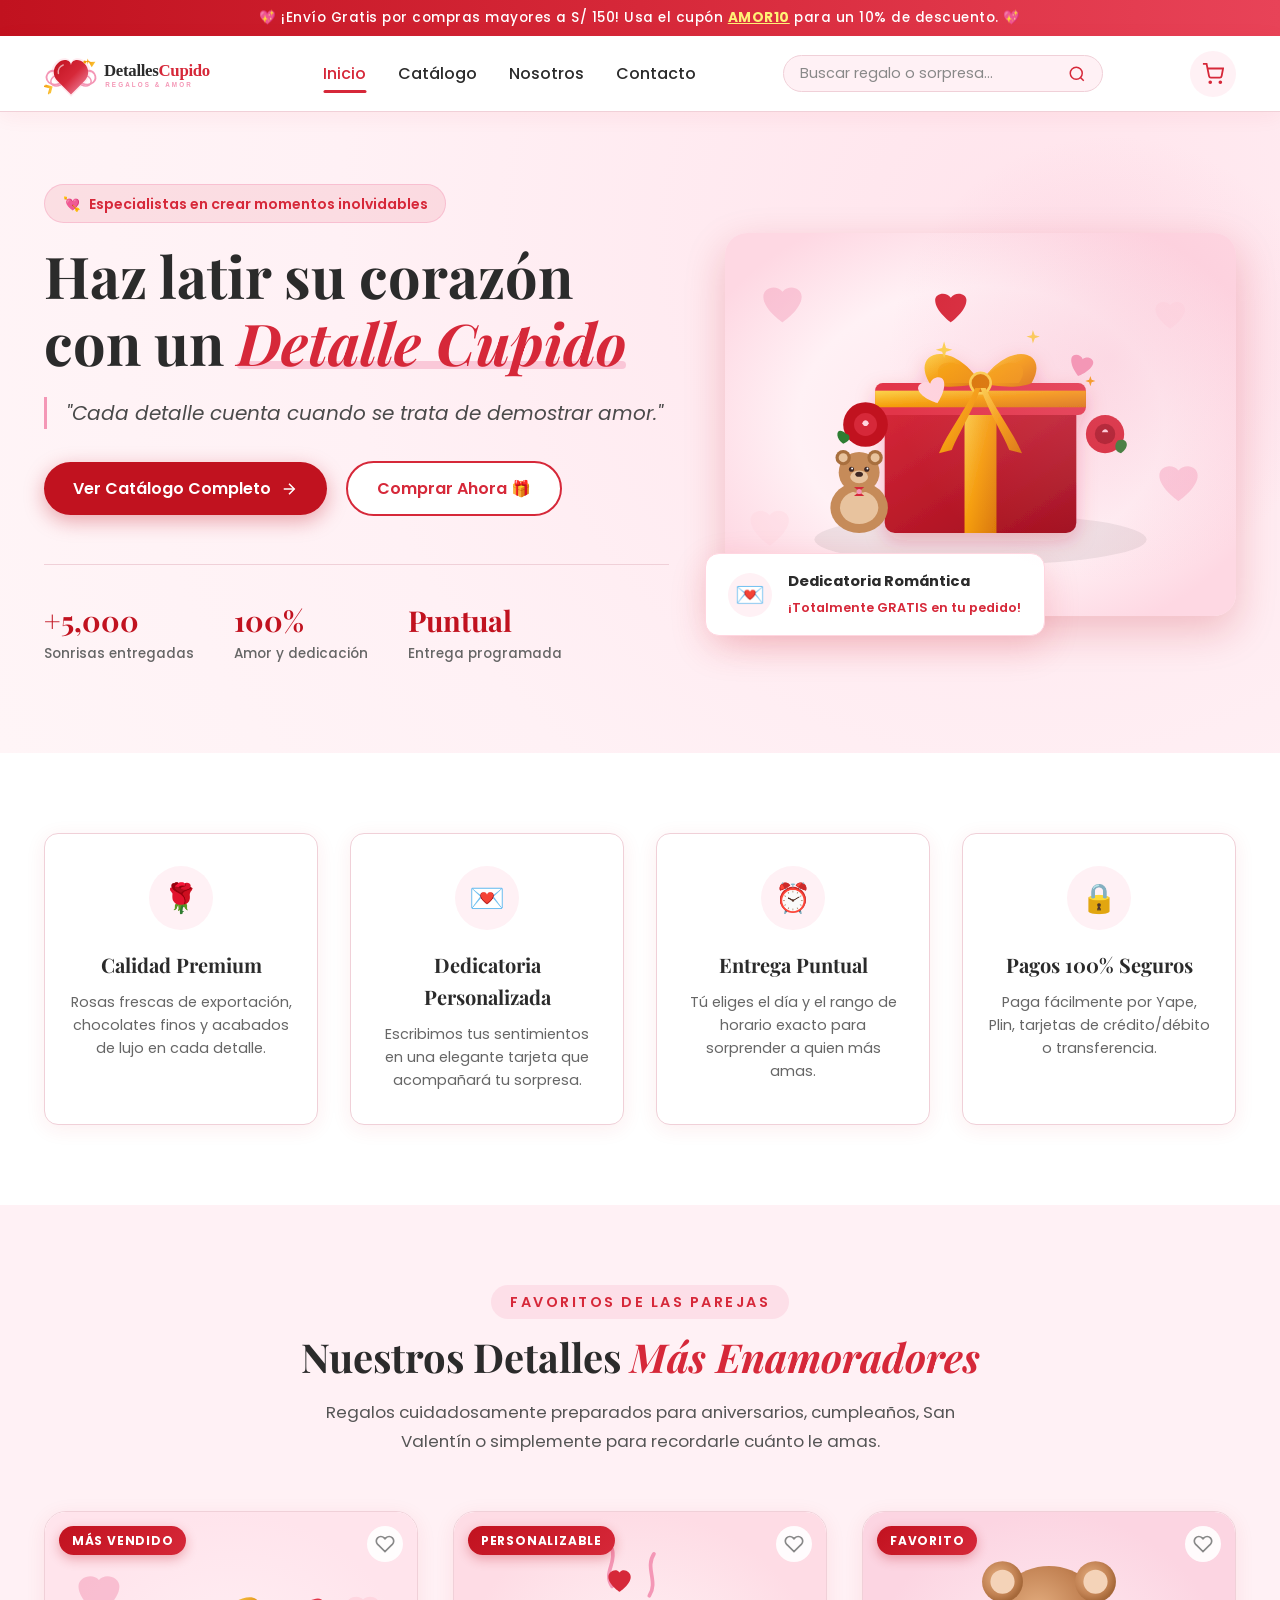
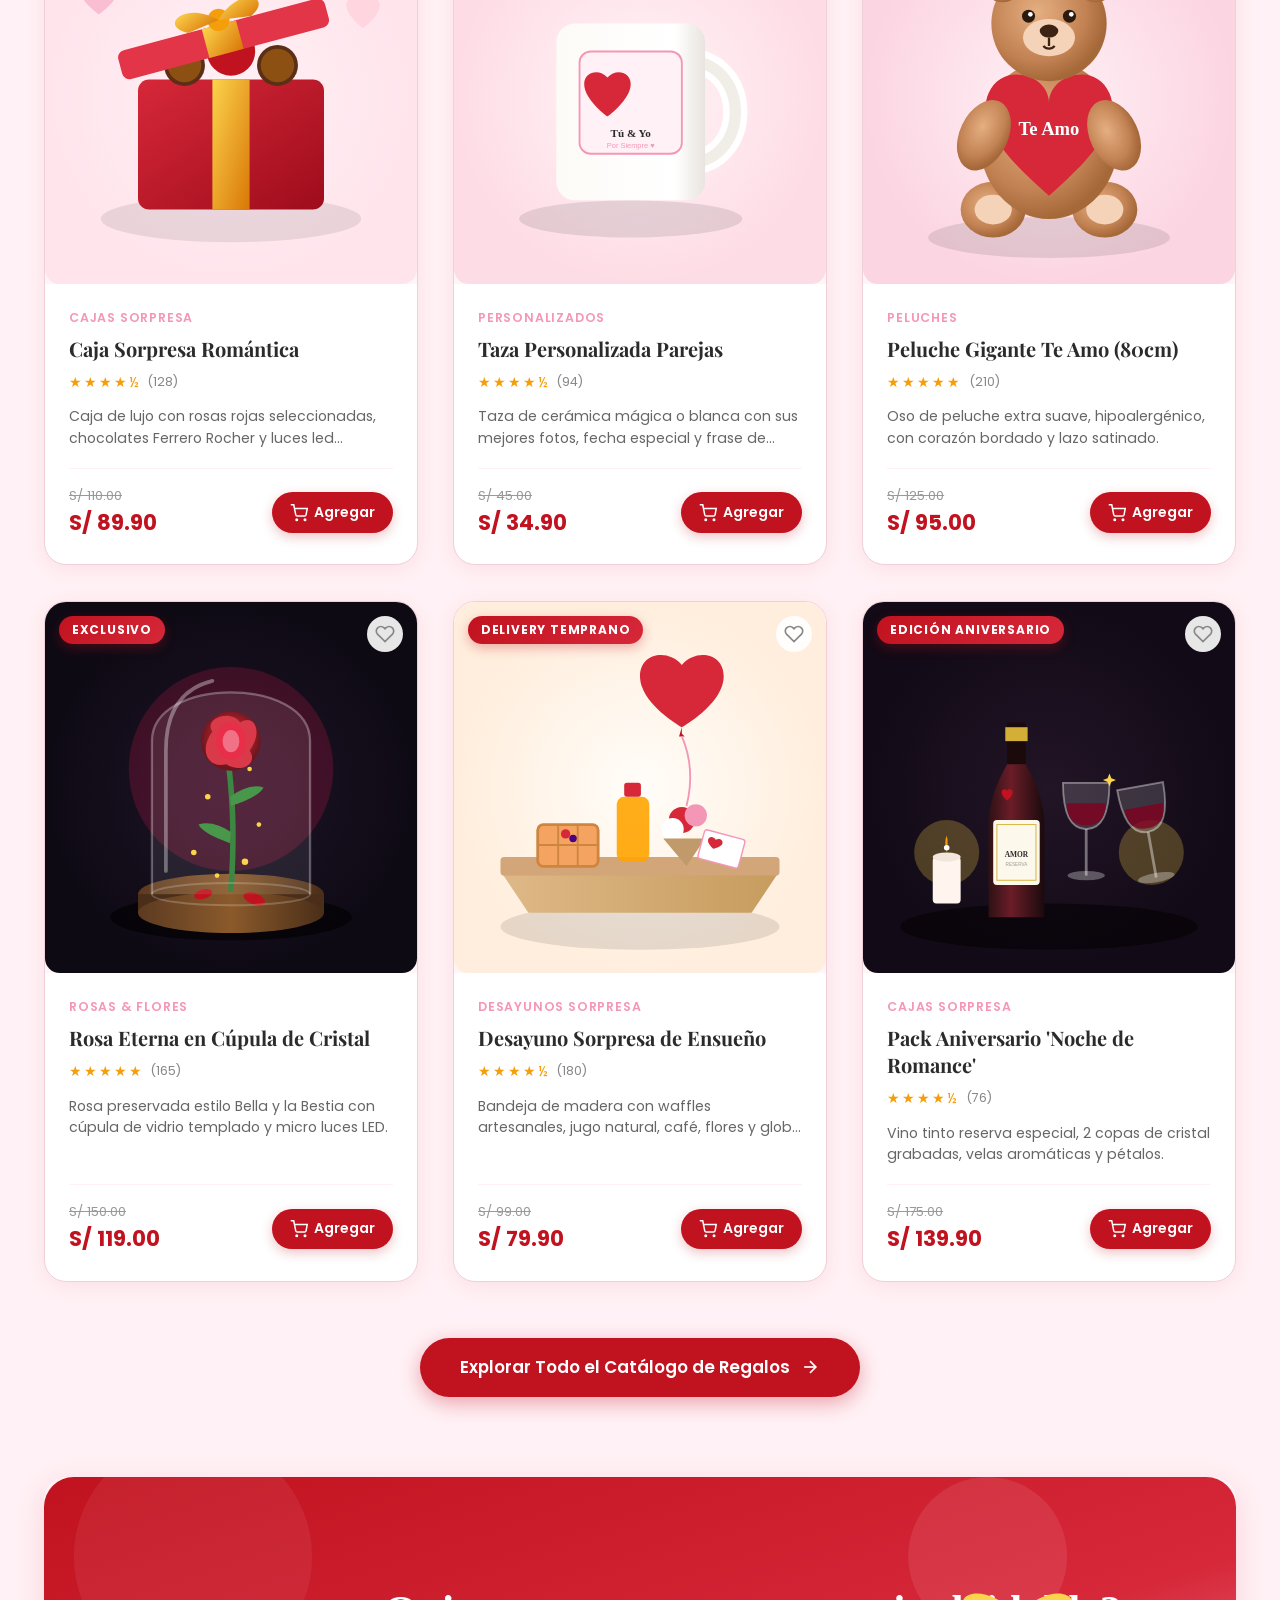
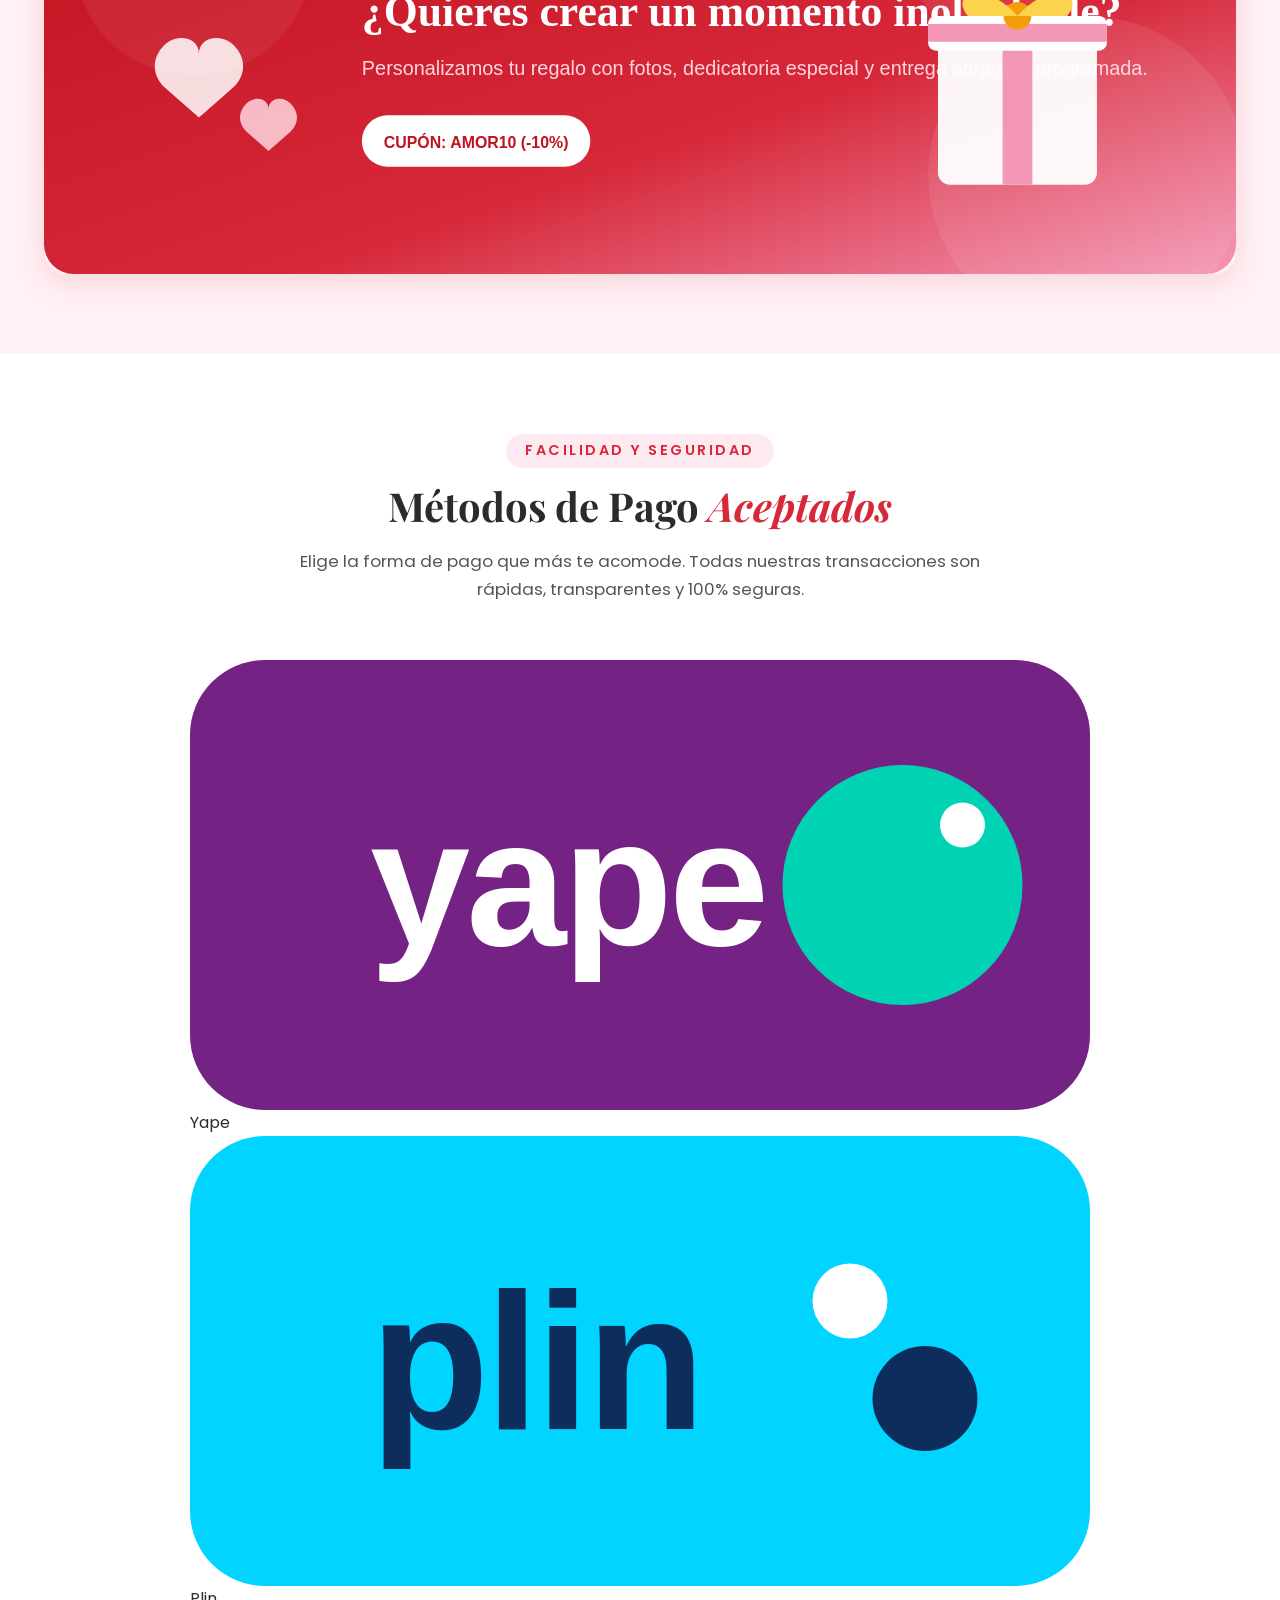
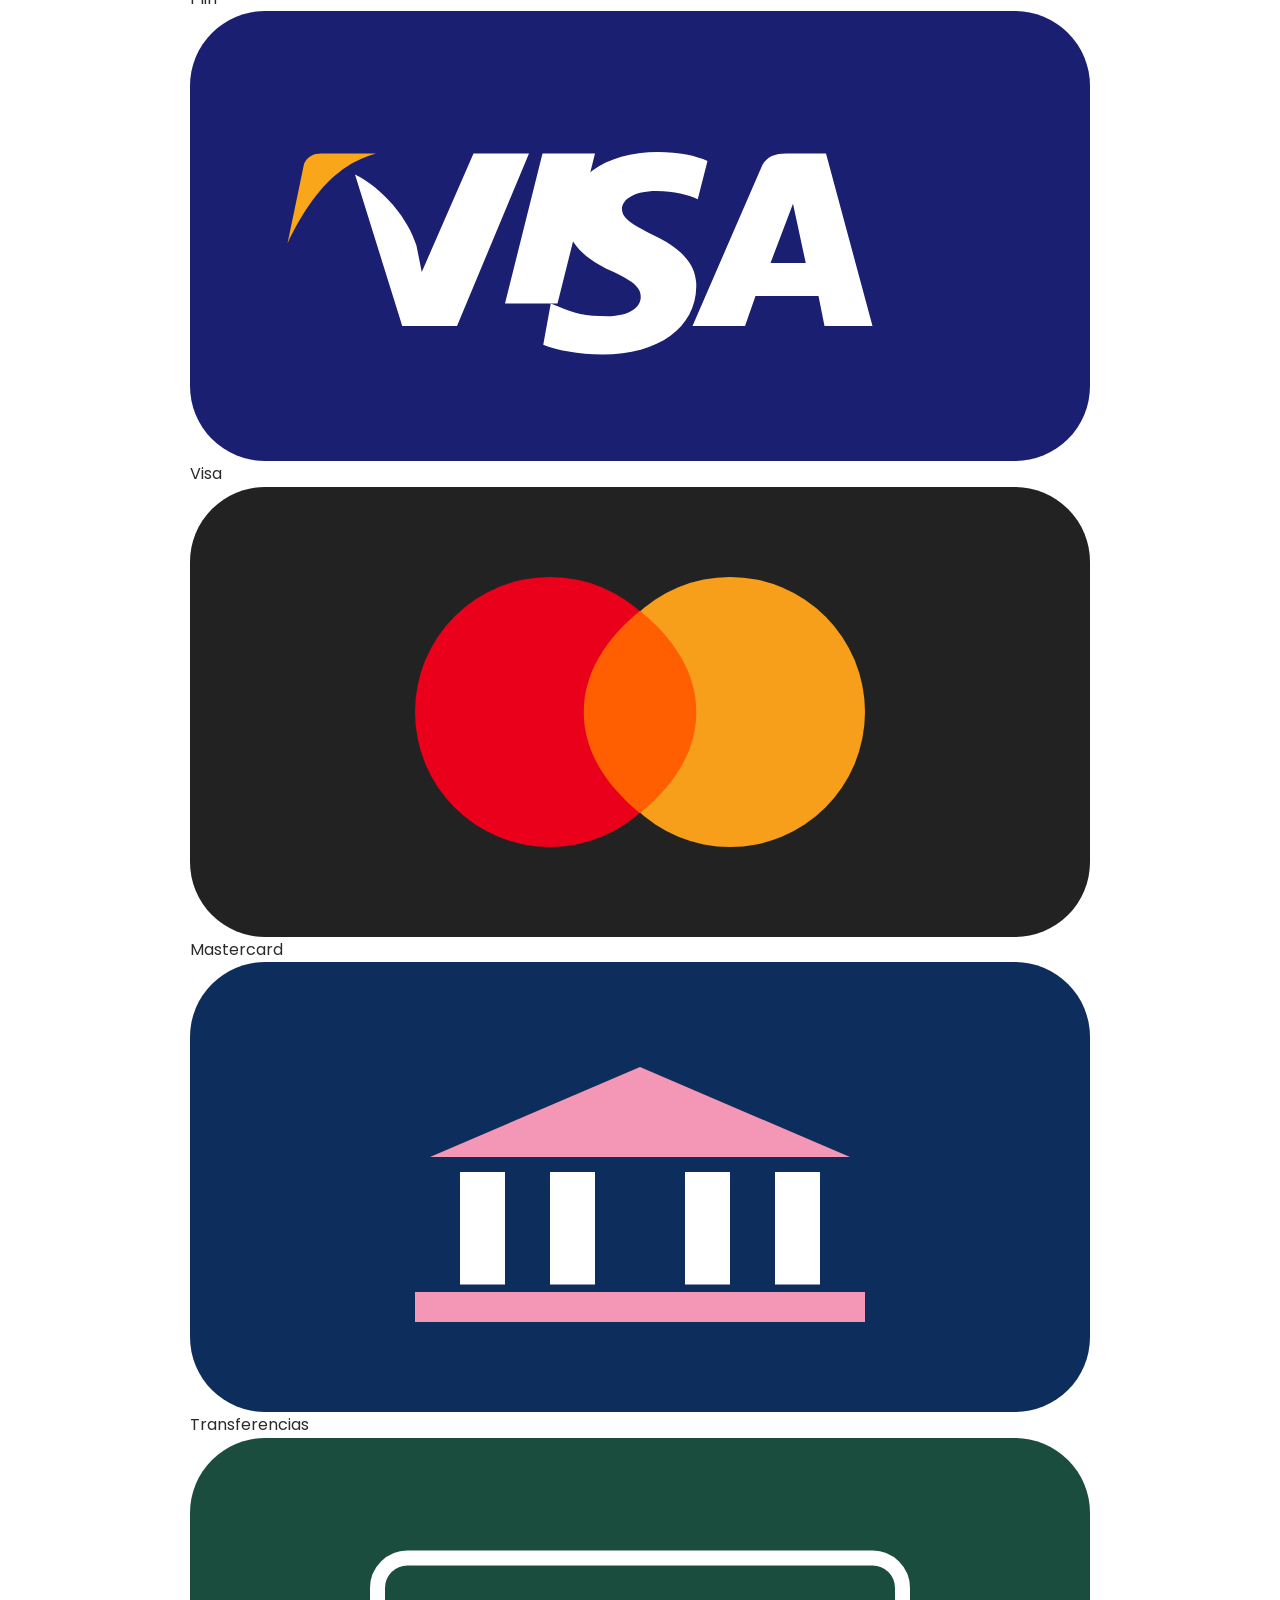
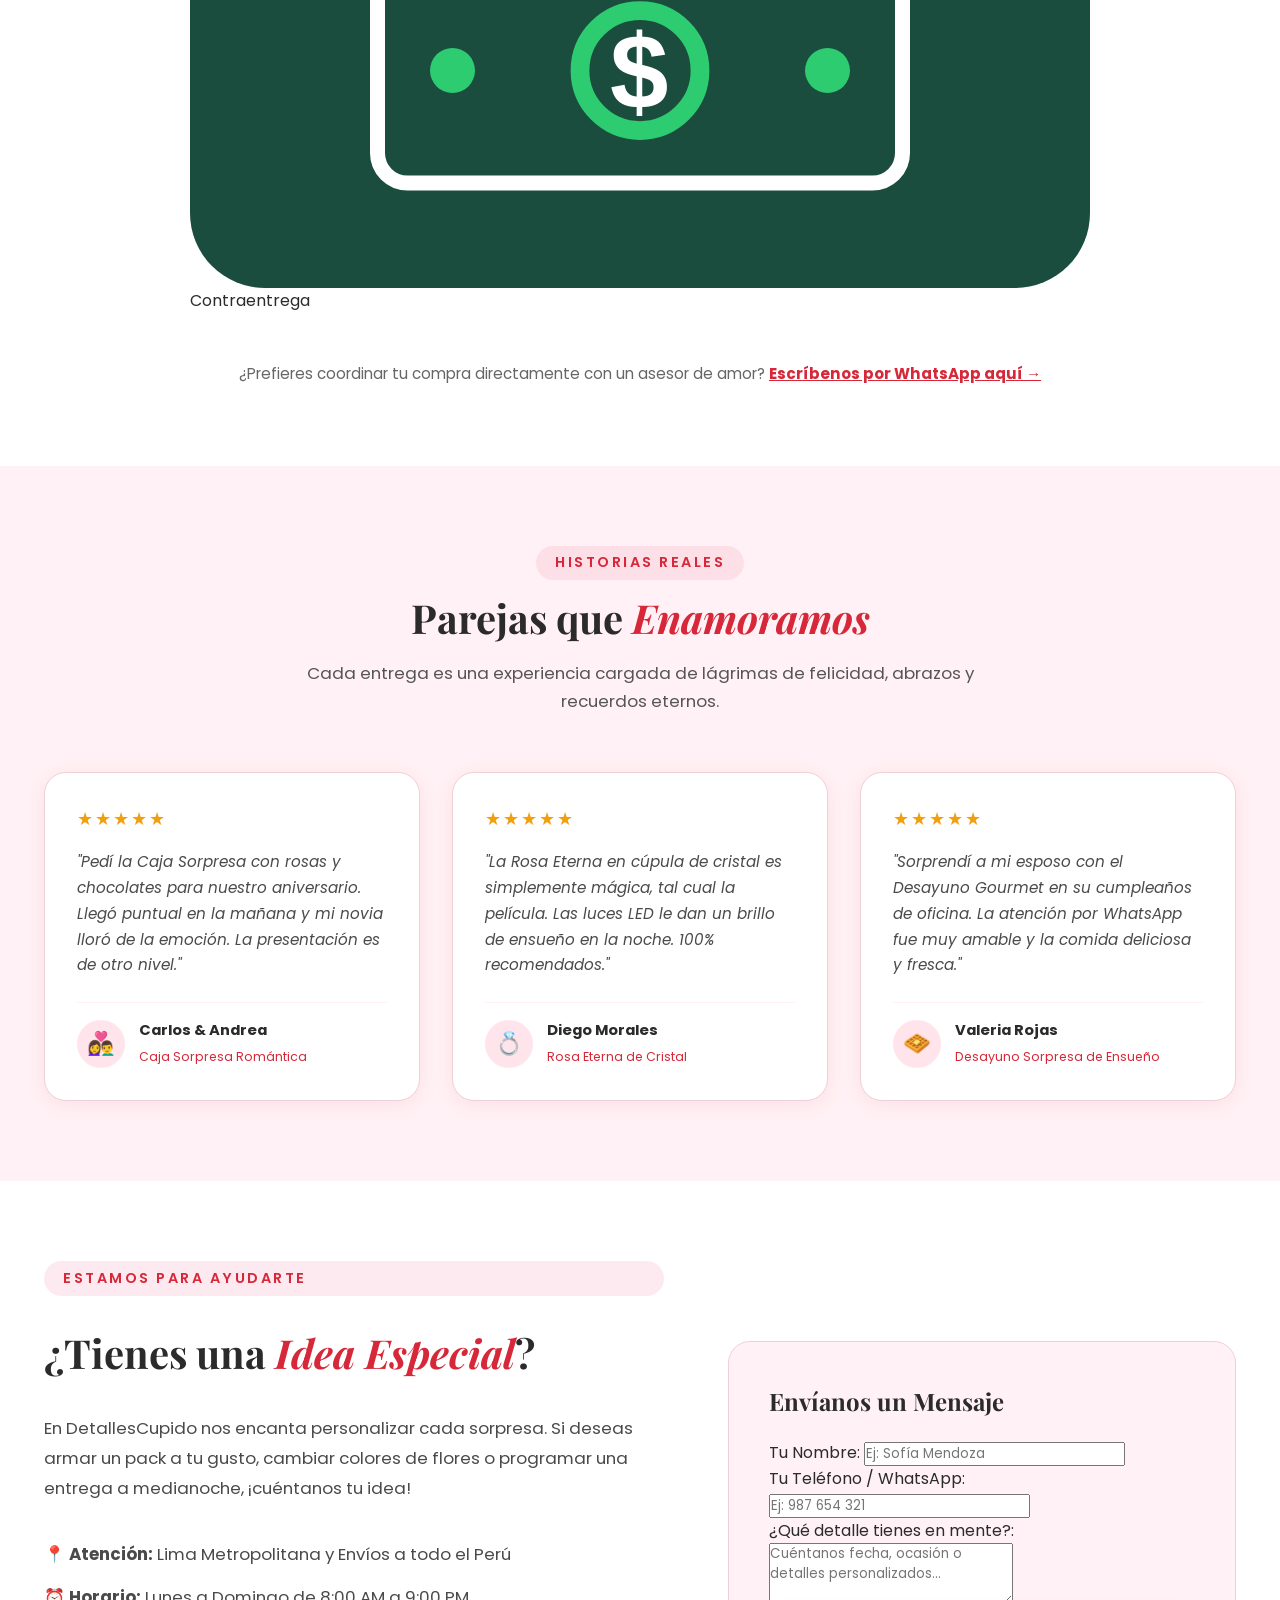
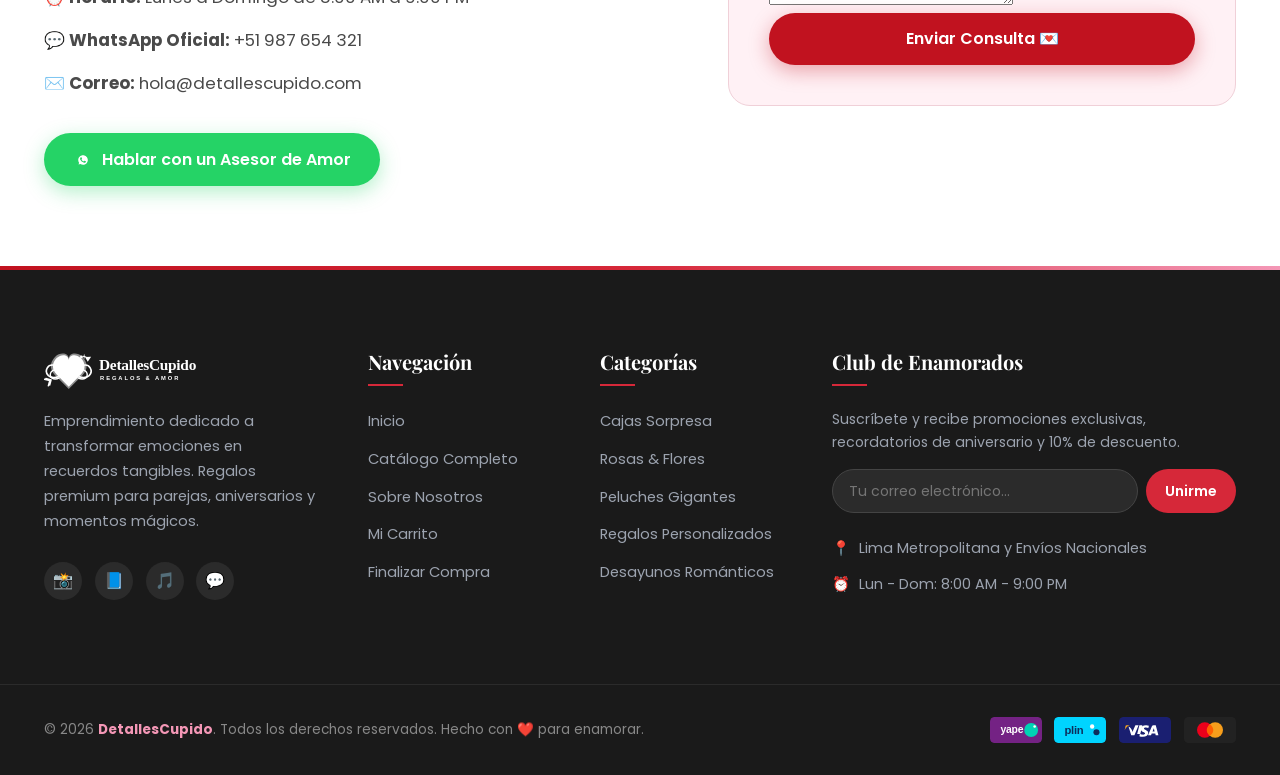
<file: index.html>
<!DOCTYPE html>
<html lang="es">
<head>
  <meta charset="UTF-8">
  <meta name="viewport" content="width=device-width, initial-scale=1.0">
  <meta name="description" content="DetallesCupido - Tu tienda online de regalos románticos, desayunos sorpresa, rosas eternas, cajas personalizadas y peluches para enamorar.">
  <meta name="theme-color" content="#D62839">

  <!--Sem15Interfaces - Etiquetas SEO -->

  <!-- TÍTULO: aparece en la pestaña del navegador y en Google -->
<!-- Máximo 60 caracteres -->
<title>DetallesCupido - Regalos y Detalles Románticos para Parejas</title>

<!-- DESCRIPCIÓN: texto que aparece debajo del título en Google -->
<!-- Máximo 155 caracteres -->
<meta name="description"
      content="Descubre regalos románticos, desayunos sorpresa, rosas eternas y cajas personalizadas en DetallesCupido. Sorprende a tu pareja con amor y estilo.">

<!-- PALABRAS CLAVE -->
<meta name="keywords"
      content="Regalos, Detalles, amor, Parejas, Cajas Sorpresa, Rosas Eternas, Peluches, Desayunos Románticos, Personalizados, Envío a Domicilio">

<!-- INSTRUCCIONES PARA LOS MOTORES DE BÚSQUEDA -->
<meta name="robots" content="index, follow">

<!-- AUTOR DEL SITIO -->
<meta name="author" content="Daniel Ninahuanca">

<!--  -->
<!-- TIPO DE CONTENIDO -->
<meta property="og:type"        content="website">

<!-- URL CANÓNICA DE ESTA PÁGINA (debe ser absoluta) -->
<meta property="og:url"         content="https://sem15interfaces.vercel.app">

<!-- TÍTULO PARA REDES SOCIALES -->
<meta property="og:title"       content="DetallesCupido — Regalos y Detalles Románticos para Parejas">

<!-- DESCRIPCIÓN PARA REDES SOCIALES -->
<meta property="og:description" content="Regalos y Detalles Románticos para Parejas. Descubre cajas sorpresa, rosas eternas, peluches y desayunos románticos para enamorar. ¡Sorprende a tu ser querido hoy!">

<!-- IMAGEN AL COMPARTIR (URL absoluta, mínimo 1200×630 px) -->
<meta property="og:image"       content="https://sem15interfaces.vercel.app/img/preview.jpg">

<!-- IDIOMA Y REGIÓN -->
<meta property="og:locale"      content="es_PE">

<!-- NOMBRE DEL SITIO -->
<meta property="og:site_name"   content="DetallesCupido">

<!-- Etiquetas Twitter / X -->
<meta name="twitter:card"        content="summary_large_image">
<meta name="twitter:title"       content="DetallesCupido — Regalos y Detalles Románticos para Parejas">
<meta name="twitter:description" content="Regalos y Detalles Románticos para Parejas. Descubre cajas sorpresa, rosas eternas, peluches y desayunos románticos para enamorar. ¡Sorprende a tu ser querido hoy!">
<meta name="twitter:image"       content="https://sem15interfaces.vercel.app/img/preview.jpg">

<!-- ------------------------------------------------------------- -->
<!-- ------------------------------------------------------------- -->
<!-- ------------------------------------------------------------- -->

  <!-- Favicon -->
  <link rel="icon" type="image/svg+xml" href="assets/img/logo/favicon.svg">

  <!-- Estilos CSS Modulares -->
  <link rel="stylesheet" href="css/estilos.css">
  <link rel="stylesheet" href="css/navbar.css">
  <link rel="stylesheet" href="css/hero.css">
  <link rel="stylesheet" href="css/catalogo.css">
  <link rel="stylesheet" href="css/carrito.css">
  <link rel="stylesheet" href="css/nosotros.css">
  <link rel="stylesheet" href="css/footer.css">
</head>
<body>

  <!-- Barra de Anuncio Romántica Superior -->
  <aside class="topbar-romantica">
    <span>💖 ¡Envío Gratis por compras mayores a S/ 150! Usa el cupón <strong>AMOR10</strong> para un 10% de descuento. 💖</span>
  </aside>

  <!-- Barra de Navegación (Navbar) -->
  <header class="header-navbar">
    <div class="header-contenedor">
      <!-- Logo -->
      <a href="index.html" class="nav-logo-link" aria-label="Ir al inicio de DetallesCupido">
        <img src="assets/img/logo/logo.svg" alt="DetallesCupido Logo" class="nav-logo-img">
      </a>

      <!-- Menú de Enlaces -->
      <nav aria-label="Menú principal">
        <ul class="nav-menu" id="nav-menu-lista">
          <li><a href="index.html" class="nav-item-link activo">Inicio</a></li>
          <li><a href="paginas/catalogo.html" class="nav-item-link">Catálogo</a></li>
          <li><a href="paginas/nosotros.html" class="nav-item-link">Nosotros</a></li>
          <li><a href="#seccion-contacto" class="nav-item-link">Contacto</a></li>
        </ul>
      </nav>

      <!-- Buscador Predictivo en Navbar -->
      <div class="nav-buscador-wrapper">
        <form id="nav-buscador-form" class="nav-buscador-caja" role="search">
          <input type="text" id="nav-buscador-input" placeholder="Buscar regalo o sorpresa..." autocomplete="off">
          <button type="submit" class="nav-buscador-btn" aria-label="Buscar">
            <svg width="18" height="18" viewBox="0 0 24 24" fill="none" stroke="currentColor" stroke-width="2">
              <circle cx="11" cy="11" r="8"></circle>
              <line x1="21" y1="21" x2="16.65" y2="16.65"></line>
            </svg>
          </button>
        </form>
        <div id="nav-sugerencias-box" class="nav-sugerencias-dropdown"></div>
      </div>

      <!-- Acciones: Carrito y Menú Móvil -->
      <div class="nav-acciones">
        <button type="button" class="nav-cart-btn" onclick="abrirMiniCarrito()" aria-label="Abrir carrito de compras">
          <svg width="22" height="22" viewBox="0 0 24 24" fill="none" stroke="currentColor" stroke-width="2">
            <circle cx="9" cy="21" r="1"></circle>
            <circle cx="20" cy="21" r="1"></circle>
            <path d="M1 1h4l2.68 13.39a2 2 0 0 0 2 1.61h9.72a2 2 0 0 0 2-1.61L23 6H6"></path>
          </svg>
          <span class="badge-carrito" style="display: none;">0</span>
        </button>

        <button type="button" class="nav-toggle-btn" id="nav-toggle-btn" aria-label="Alternar menú móvil">
          <span></span>
          <span></span>
          <span></span>
        </button>
      </div>
    </div>
  </header>

  <main>
    <!-- ==========================================================================
         1. Hero Section (Portada Principal)
         ========================================================================== -->
    <section class="hero-seccion efecto-corazones-bg">
      <div class="contenedor hero-contenedor">
        
        <div class="hero-contenido">
          <div class="hero-badge-novedad">
            <span class="icono-corazon">💘</span>
            <span>Especialistas en crear momentos inolvidables</span>
          </div>

          <h1 class="hero-titulo">
            Haz latir su corazón con un <span class="texto-acento">Detalle Cupido</span>
          </h1>

          <p class="hero-frase">
            "Cada detalle cuenta cuando se trata de demostrar amor."
          </p>

          <div class="hero-botones">
            <a href="paginas/catalogo.html" class="btn-primario">
              Ver Catálogo Completo
              <svg width="18" height="18" viewBox="0 0 24 24" fill="none" stroke="currentColor" stroke-width="2">
                <path d="M5 12h14"></path>
                <path d="m12 5 7 7-7 7"></path>
              </svg>
            </a>
            <a href="paginas/catalogo.html?categoria=cajas" class="btn-secundario">
              Comprar Ahora 🎁
            </a>
          </div>

          <div class="hero-estadisticas">
            <div class="stat-item">
              <span class="stat-numero">+5,000</span>
              <span class="stat-texto">Sonrisas entregadas</span>
            </div>
            <div class="stat-item">
              <span class="stat-numero">100%</span>
              <span class="stat-texto">Amor y dedicación</span>
            </div>
            <div class="stat-item">
              <span class="stat-numero">Puntual</span>
              <span class="stat-texto">Entrega programada</span>
            </div>
          </div>
        </div>

        <div class="hero-banner-wrapper">
          <img src="assets/img/banner/hero-banner.svg" alt="Caja de regalo romántica de DetallesCupido" class="hero-imagen-principal">
          
          <div class="hero-tarjeta-flotante">
            <div class="icono-tarjeta-flotante">💌</div>
            <div class="info-tarjeta-flotante">
              <strong>Dedicatoria Romántica</strong>
              <span>¡Totalmente GRATIS en tu pedido!</span>
            </div>
          </div>

          <div class="hero-decoracion-circulo"></div>
        </div>

      </div>
    </section>

    <!-- ==========================================================================
         Beneficios / Por Qué Elegirnos
         ========================================================================== -->
    <section class="seccion-padding" style="background: var(--color-blanco);">
      <div class="contenedor">
        <div class="valores-grid" style="margin-bottom: 0;">
          <div class="valor-card">
            <div class="valor-icono">🌹</div>
            <h4>Calidad Premium</h4>
            <p>Rosas frescas de exportación, chocolates finos y acabados de lujo en cada detalle.</p>
          </div>

          <div class="valor-card">
            <div class="valor-icono">💌</div>
            <h4>Dedicatoria Personalizada</h4>
            <p>Escribimos tus sentimientos en una elegante tarjeta que acompañará tu sorpresa.</p>
          </div>

          <div class="valor-card">
            <div class="valor-icono">⏰</div>
            <h4>Entrega Puntual</h4>
            <p>Tú eliges el día y el rango de horario exacto para sorprender a quien más amas.</p>
          </div>

          <div class="valor-card">
            <div class="valor-icono">🔒</div>
            <h4>Pagos 100% Seguros</h4>
            <p>Paga fácilmente por Yape, Plin, tarjetas de crédito/débito o transferencia.</p>
          </div>
        </div>
      </div>
    </section>

    <!-- ==========================================================================
         2. Catálogo Destacado (Productos Populares)
         ========================================================================== -->
    <section class="seccion-padding" id="seccion-destacados">
      <div class="contenedor">
        <div class="seccion-titulo-centro">
          <span class="subtitulo-romantico">Favoritos de las Parejas</span>
          <h2 class="titulo-principal">Nuestros Detalles <span>Más Enamoradores</span></h2>
          <p class="texto-descripcion">
            Regalos cuidadosamente preparados para aniversarios, cumpleaños, San Valentín o simplemente para recordarle cuánto le amas.
          </p>
        </div>

        <!-- Grilla de Productos Destacados -->
        <div class="productos-grid" id="productos-destacados-grid">
          <!-- Renderizado dinámico desde js/catalogo.js -->
        </div>

        <div style="text-align: center; margin-top: 3.5rem;">
          <a href="paginas/catalogo.html" class="btn-primario" style="padding: 1rem 2.5rem; font-size: 1.05rem;">
            Explorar Todo el Catálogo de Regalos
            <svg width="20" height="20" viewBox="0 0 24 24" fill="none" stroke="currentColor" stroke-width="2">
              <path d="M5 12h14"></path>
              <path d="m12 5 7 7-7 7"></path>
            </svg>
          </a>
        </div>
      </div>
    </section>

    <!-- ==========================================================================
         Banner Promocional Romántico
         ========================================================================== -->
    <section class="contenedor" style="margin-bottom: 5rem;">
      <a href="paginas/catalogo.html?categoria=personalizados" style="display: block;">
        <img src="assets/img/banner/banner-promo.svg" alt="Promoción especial DetallesCupido con cupón AMOR10" style="width: 100%; border-radius: var(--radio-lg); box-shadow: var(--sombra-media);">
      </a>
    </section>

    <!-- ==========================================================================
         3. Métodos de Pago Visuales
         ========================================================================== -->
    <section class="seccion-padding" style="background: var(--color-blanco);">
      <div class="contenedor">
        <div class="seccion-titulo-centro">
          <span class="subtitulo-romantico">Facilidad y Seguridad</span>
          <h2 class="titulo-principal">Métodos de Pago <span>Aceptados</span></h2>
          <p class="texto-descripcion">
            Elige la forma de pago que más te acomode. Todas nuestras transacciones son rápidas, transparentes y 100% seguras.
          </p>
        </div>

        <div class="metodos-pago-opciones-grid" style="max-width: 900px; margin: 0 auto 3rem auto;">
          <div class="opcion-metodo-pago">
            <img src="assets/img/iconos/yape.svg" alt="Yape" class="logo-metodo">
            <span>Yape</span>
          </div>
          <div class="opcion-metodo-pago">
            <img src="assets/img/iconos/plin.svg" alt="Plin" class="logo-metodo">
            <span>Plin</span>
          </div>
          <div class="opcion-metodo-pago">
            <img src="assets/img/iconos/visa.svg" alt="Visa" class="logo-metodo">
            <span>Visa</span>
          </div>
          <div class="opcion-metodo-pago">
            <img src="assets/img/iconos/mastercard.svg" alt="Mastercard" class="logo-metodo">
            <span>Mastercard</span>
          </div>
          <div class="opcion-metodo-pago">
            <img src="assets/img/iconos/transferencia.svg" alt="Transferencia Bancaria" class="logo-metodo">
            <span>Transferencias</span>
          </div>
          <div class="opcion-metodo-pago">
            <img src="assets/img/iconos/efectivo.svg" alt="Contraentrega" class="logo-metodo">
            <span>Contraentrega</span>
          </div>
        </div>

        <div style="text-align: center;">
          <p style="color: #666; font-size: 0.95rem;">
            ¿Prefieres coordinar tu compra directamente con un asesor de amor?
            <a href="https://wa.me/51987654321?text=Hola%20DetallesCupido,%20deseo%20hacer%20un%20pedido" target="_blank" rel="noopener noreferrer" style="color: var(--color-primario); font-weight: 700; text-decoration: underline;">
              Escríbenos por WhatsApp aquí &rarr;
            </a>
          </p>
        </div>
      </div>
    </section>

    <!-- ==========================================================================
         4. Testimonios de Parejas Enamoradas
         ========================================================================== -->
    <section class="seccion-padding">
      <div class="contenedor">
        <div class="seccion-titulo-centro">
          <span class="subtitulo-romantico">Historias Reales</span>
          <h2 class="titulo-principal">Parejas que <span>Enamoramos</span></h2>
          <p class="texto-descripcion">
            Cada entrega es una experiencia cargada de lágrimas de felicidad, abrazos y recuerdos eternos.
          </p>
        </div>

        <div class="testimonios-grid">
          <div class="testimonio-card">
            <div class="testimonio-estrellas">★★★★★</div>
            <p class="testimonio-texto">
              "Pedí la Caja Sorpresa con rosas y chocolates para nuestro aniversario. Llegó puntual en la mañana y mi novia lloró de la emoción. La presentación es de otro nivel."
            </p>
            <div class="testimonio-autor">
              <div class="avatar-pareja">👩‍❤️‍👨</div>
              <div class="autor-info">
                <strong>Carlos &amp; Andrea</strong>
                <span>Caja Sorpresa Romántica</span>
              </div>
            </div>
          </div>

          <div class="testimonio-card">
            <div class="testimonio-estrellas">★★★★★</div>
            <p class="testimonio-texto">
              "La Rosa Eterna en cúpula de cristal es simplemente mágica, tal cual la película. Las luces LED le dan un brillo de ensueño en la noche. 100% recomendados."
            </p>
            <div class="testimonio-autor">
              <div class="avatar-pareja">💍</div>
              <div class="autor-info">
                <strong>Diego Morales</strong>
                <span>Rosa Eterna de Cristal</span>
              </div>
            </div>
          </div>

          <div class="testimonio-card">
            <div class="testimonio-estrellas">★★★★★</div>
            <p class="testimonio-texto">
              "Sorprendí a mi esposo con el Desayuno Gourmet en su cumpleaños de oficina. La atención por WhatsApp fue muy amable y la comida deliciosa y fresca."
            </p>
            <div class="testimonio-autor">
              <div class="avatar-pareja">🧇</div>
              <div class="autor-info">
                <strong>Valeria Rojas</strong>
                <span>Desayuno Sorpresa de Ensueño</span>
              </div>
            </div>
          </div>
        </div>
      </div>
    </section>

    <!-- ==========================================================================
         5. Sección Contacto Rápido
         ========================================================================== -->
    <section class="seccion-padding" id="seccion-contacto" style="background: var(--color-blanco);">
      <div class="contenedor">
        <div class="nosotros-historia-grid" style="margin-bottom: 0;">
          <div class="nosotros-historia-texto">
            <span class="subtitulo-romantico">Estamos para Ayudarte</span>
            <h2 class="titulo-principal">¿Tienes una <span>Idea Especial</span>?</h2>
            <p>
              En DetallesCupido nos encanta personalizar cada sorpresa. Si deseas armar un pack a tu gusto, cambiar colores de flores o programar una entrega a medianoche, ¡cuéntanos tu idea!
            </p>
            <div style="display: flex; flex-direction: column; gap: 0.8rem; margin: 1rem 0;">
              <p>📍 <strong>Atención:</strong> Lima Metropolitana y Envíos a todo el Perú</p>
              <p>⏰ <strong>Horario:</strong> Lunes a Domingo de 8:00 AM a 9:00 PM</p>
              <p>💬 <strong>WhatsApp Oficial:</strong> +51 987 654 321</p>
              <p>✉️ <strong>Correo:</strong> hola@detallescupido.com</p>
            </div>
            <div>
              <a href="https://wa.me/51987654321?text=Hola,%20deseo%20personalizar%20un%20regalo%20rom%C3%A1ntico" target="_blank" rel="noopener noreferrer" class="btn-primario" style="background: var(--color-whatsapp); box-shadow: 0 6px 20px rgba(37, 211, 102, 0.35);">
                <svg width="20" height="20" viewBox="0 0 24 24" fill="currentColor">
                  <path d="M12.031 6.172c-3.181 0-5.767 2.586-5.768 5.766-.001 1.298.38 2.27 1.019 3.287l-.582 2.128 2.182-.573c.978.58 1.911.928 3.145.929 3.178 0 5.767-2.587 5.768-5.766.001-3.187-2.575-5.77-5.764-5.771zm3.392 8.244c-.144.405-.837.774-1.17.824-.299.045-.677.063-1.092-.069-.252-.08-.575-.187-.988-.365-1.739-.751-2.874-2.502-2.961-2.617-.087-.116-.708-.94-.708-1.793s.448-1.273.607-1.446c.159-.173.346-.217.462-.217l.332.007c.106.005.249-.04.39.298.144.347.491 1.2.534 1.288.043.088.072.188.014.304-.058.116-.087.188-.173.289l-.26.304c-.087.086-.177.18-.076.354.101.174.449.741.964 1.201.662.591 1.221.774 1.394.86.174.086.275.072.376-.044.101-.116.433-.506.549-.68.116-.173.231-.145.39-.086.159.058 1.011.477 1.184.564.173.087.289.13.332.203.043.072.043.419-.101.824z"/>
                </svg>
                Hablar con un Asesor de Amor
              </a>
            </div>
          </div>

          <div style="background: var(--color-fondo); padding: 2.5rem; border-radius: var(--radio-lg); border: 1px solid var(--color-gris-borde);">
            <h3 style="font-family: var(--fuente-titulos); font-size: 1.5rem; margin-bottom: 1.2rem; color: var(--color-texto);">
              Envíanos un Mensaje
            </h3>
            <form onsubmit="event.preventDefault(); mostrarToast('¡Mensaje enviado con éxito! Nos comunicaremos contigo muy pronto.', 'exito'); this.reset();">
              <div class="form-grupo">
                <label>Tu Nombre:</label>
                <input type="text" required placeholder="Ej: Sofía Mendoza">
              </div>
              <div class="form-grupo">
                <label>Tu Teléfono / WhatsApp:</label>
                <input type="tel" required placeholder="Ej: 987 654 321">
              </div>
              <div class="form-grupo">
                <label>¿Qué detalle tienes en mente?:</label>
                <textarea rows="3" required placeholder="Cuéntanos fecha, ocasión o detalles personalizados..."></textarea>
              </div>
              <button type="submit" class="btn-primario btn-bloque">
                Enviar Consulta 💌
              </button>
            </form>
          </div>
        </div>
      </div>
    </section>
  </main>

  <!-- ==========================================================================
       Pie de Página (Footer)
       ========================================================================== -->
  <footer class="footer-seccion">
    <div class="contenedor">
      <div class="footer-grid">
        <!-- Columna Marca -->
        <div class="footer-marca-col">
          <a href="index.html">
            <img src="assets/img/logo/logo.svg" alt="DetallesCupido" class="footer-logo-img">
          </a>
          <p>
            Emprendimiento dedicado a transformar emociones en recuerdos tangibles. Regalos premium para parejas, aniversarios y momentos mágicos.
          </p>
          <div class="footer-redes">
            <a href="https://instagram.com" target="_blank" rel="noopener noreferrer" class="red-social-btn" aria-label="Instagram">📸</a>
            <a href="https://facebook.com" target="_blank" rel="noopener noreferrer" class="red-social-btn" aria-label="Facebook">📘</a>
            <a href="https://tiktok.com" target="_blank" rel="noopener noreferrer" class="red-social-btn" aria-label="TikTok">🎵</a>
            <a href="https://wa.me/51987654321" target="_blank" rel="noopener noreferrer" class="red-social-btn" aria-label="WhatsApp">💬</a>
          </div>
        </div>

        <!-- Enlaces Rápidos -->
        <div class="footer-col">
          <h4>Navegación</h4>
          <ul class="footer-enlaces-lista">
            <li><a href="index.html">Inicio</a></li>
            <li><a href="paginas/catalogo.html">Catálogo Completo</a></li>
            <li><a href="paginas/nosotros.html">Sobre Nosotros</a></li>
            <li><a href="paginas/carrito.html">Mi Carrito</a></li>
            <li><a href="paginas/pago.html">Finalizar Compra</a></li>
          </ul>
        </div>

        <!-- Categorías Populares -->
        <div class="footer-col">
          <h4>Categorías</h4>
          <ul class="footer-enlaces-lista">
            <li><a href="paginas/catalogo.html?categoria=cajas">Cajas Sorpresa</a></li>
            <li><a href="paginas/catalogo.html?categoria=rosas">Rosas &amp; Flores</a></li>
            <li><a href="paginas/catalogo.html?categoria=peluches">Peluches Gigantes</a></li>
            <li><a href="paginas/catalogo.html?categoria=personalizados">Regalos Personalizados</a></li>
            <li><a href="paginas/catalogo.html?categoria=desayunos">Desayunos Románticos</a></li>
          </ul>
        </div>

        <!-- Newsletter & Contacto -->
        <div class="footer-col">
          <h4>Club de Enamorados</h4>
          <p style="font-size: 0.88rem; color: #9CA3AF; margin-bottom: 0.8rem;">
            Suscríbete y recibe promociones exclusivas, recordatorios de aniversario y 10% de descuento.
          </p>
          <form class="newsletter-form" onsubmit="event.preventDefault(); mostrarToast('¡Bienvenido al Club DetallesCupido! Tu cupón es AMOR10', 'exito'); this.reset();">
            <input type="email" placeholder="Tu correo electrónico..." required>
            <button type="submit" class="newsletter-btn">Unirme</button>
          </form>
          <div class="footer-contacto-info" style="margin-top: 1.5rem;">
            <div><span>📍</span> <span>Lima Metropolitana y Envíos Nacionales</span></div>
            <div><span>⏰</span> <span>Lun - Dom: 8:00 AM - 9:00 PM</span></div>
          </div>
        </div>
      </div>
    </div>

    <!-- Barra Inferior de Derechos y Pagos -->
    <div class="footer-inferior">
      <div class="contenedor footer-inferior-contenedor">
        <p class="footer-copyright">
          &copy; 2026 <strong>DetallesCupido</strong>. Todos los derechos reservados. Hecho con ❤️ para enamorar.
        </p>
        <div class="footer-metodos-iconos">
          <img src="assets/img/iconos/yape.svg" alt="Yape" class="footer-metodo-badge">
          <img src="assets/img/iconos/plin.svg" alt="Plin" class="footer-metodo-badge">
          <img src="assets/img/iconos/visa.svg" alt="Visa" class="footer-metodo-badge">
          <img src="assets/img/iconos/mastercard.svg" alt="Mastercard" class="footer-metodo-badge">
        </div>
      </div>
    </div>
  </footer>

  <!-- Scripts Modulares -->
  <script src="js/productos.js"></script>
  <script src="js/carrito.js"></script>
  <script src="js/catalogo.js"></script>
  <script src="js/buscador.js"></script>

  <script>
    // Toggle menú móvil
    const toggleBtn = document.getElementById('nav-toggle-btn');
    const navMenu = document.getElementById('nav-menu-lista');
    if (toggleBtn && navMenu) {
      toggleBtn.addEventListener('click', () => {
        toggleBtn.classList.toggle('activo');
        navMenu.classList.toggle('activo');
      });
    }
  </script>
</body>
</html>
</file>
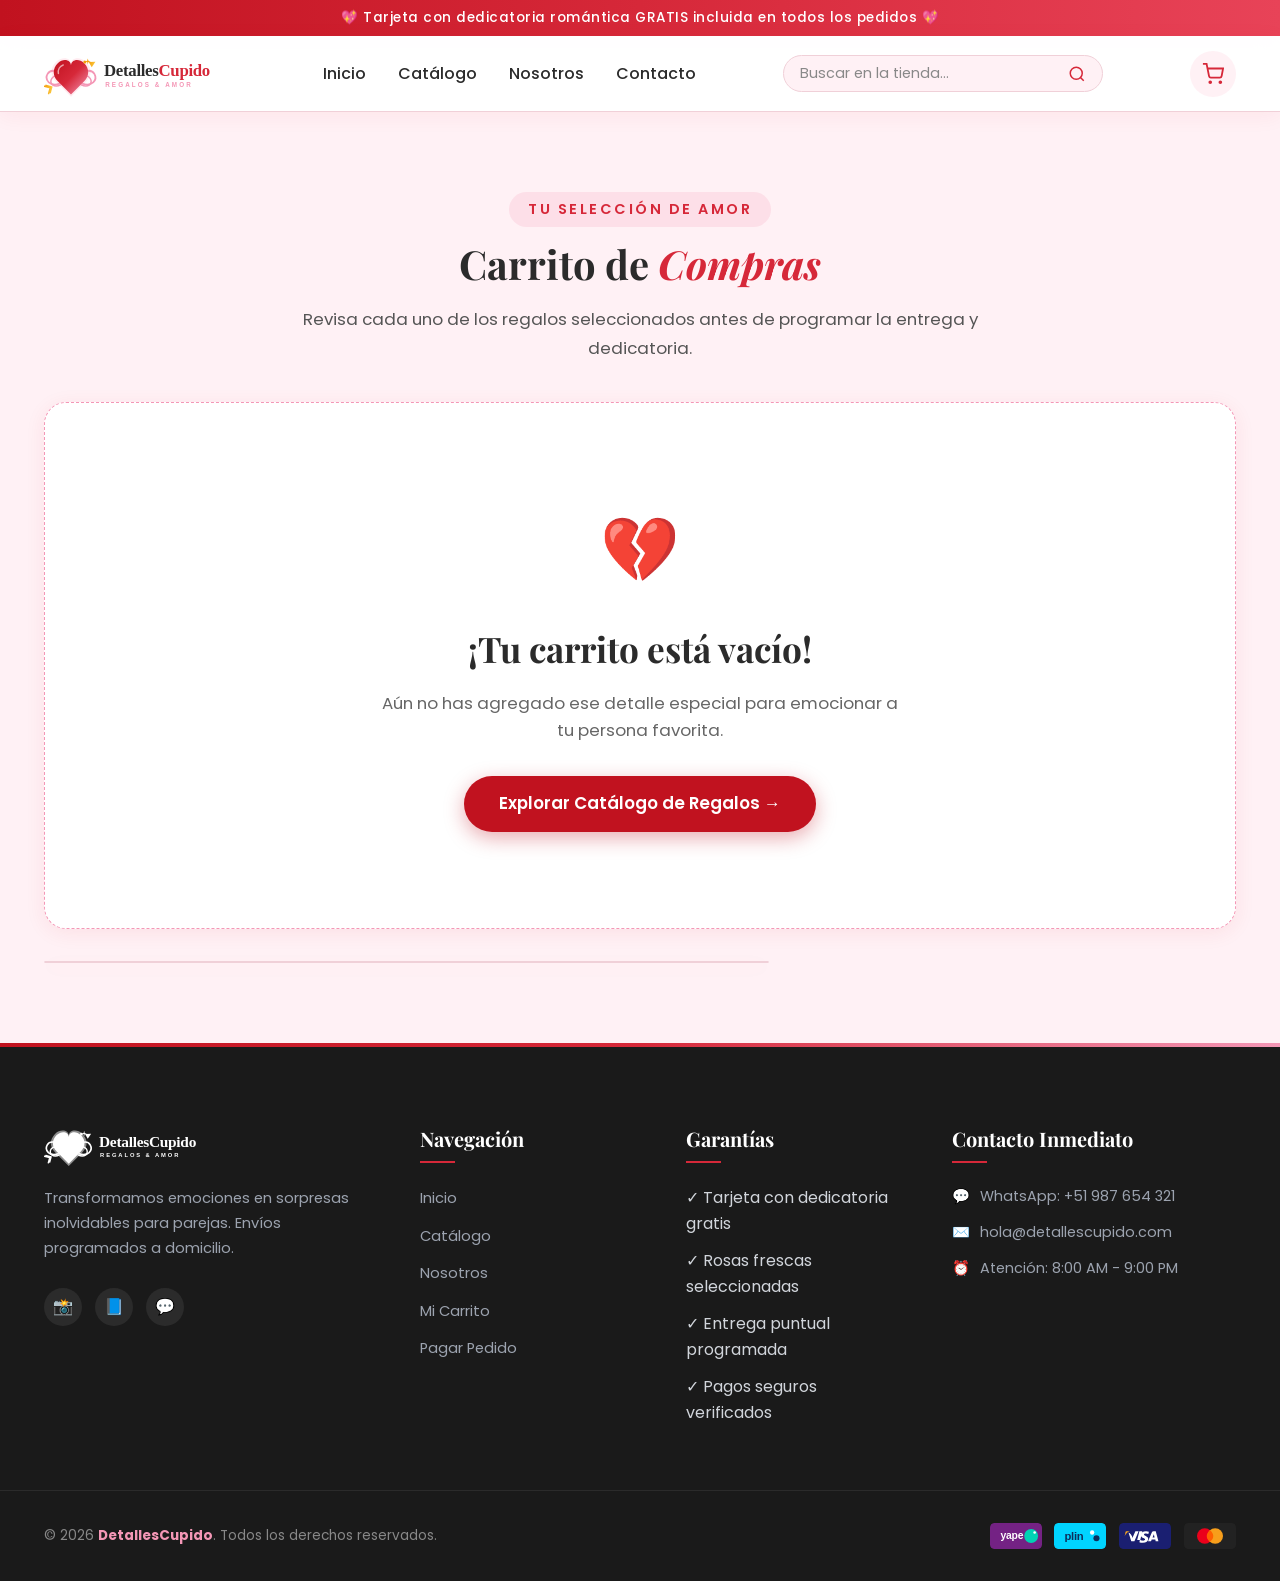
<file: paginas/carrito.html>
<!DOCTYPE html>
<html lang="es">
<head>
  <meta charset="UTF-8">
  <meta name="viewport" content="width=device-width, initial-scale=1.0">
  <meta name="description" content="Tu carrito de compras en DetallesCupido. Revisa tus detalles románticos, aplica cupones de descuento y finaliza tu compra.">

    <!--Sem15Interfaces - Etiquetas SEO -->

  <!-- TÍTULO: aparece en la pestaña del navegador y en Google -->
<!-- Máximo 60 caracteres -->
<title>DetallesCupido - Regalos y Detalles Románticos para Parejas</title>

<!-- DESCRIPCIÓN: texto que aparece debajo del título en Google -->
<!-- Máximo 155 caracteres -->
<meta name="description"
      content="Descubre regalos románticos, desayunos sorpresa, rosas eternas y cajas personalizadas en DetallesCupido. Sorprende a tu pareja con amor y estilo.">

<!-- PALABRAS CLAVE -->
<meta name="keywords"
      content="Regalos, Detalles, amor, Parejas, Cajas Sorpresa, Rosas Eternas, Peluches, Desayunos Románticos, Personalizados, Envío a Domicilio">

<!-- INSTRUCCIONES PARA LOS MOTORES DE BÚSQUEDA -->
<meta name="robots" content="index, follow">

<!-- AUTOR DEL SITIO -->
<meta name="author" content="Daniel Ninahuanca">

<!--  -->
<!-- TIPO DE CONTENIDO -->
<meta property="og:type"        content="website">

<!-- URL CANÓNICA DE ESTA PÁGINA (debe ser absoluta) -->
<meta property="og:url"         content="https://sem15interfaces.vercel.app/">

<!-- TÍTULO PARA REDES SOCIALES -->
<meta property="og:title"       content="DetallesCupido — Regalos y Detalles Románticos para Parejas">

<!-- DESCRIPCIÓN PARA REDES SOCIALES -->
<meta property="og:description" content="Regalos y Detalles Románticos para Parejas. Descubre cajas sorpresa, rosas eternas, peluches y desayunos románticos para enamorar. ¡Sorprende a tu ser querido hoy!">

<!-- IMAGEN AL COMPARTIR (URL absoluta, mínimo 1200×630 px) -->
<meta property="og:image"       content="https://sem15interfaces.vercel.app/img/preview.jpg">

<!-- IDIOMA Y REGIÓN -->
<meta property="og:locale"      content="es_PE">

<!-- NOMBRE DEL SITIO -->
<meta property="og:site_name"   content="DetallesCupido">

<!-- Etiquetas Twitter / X -->
<meta name="twitter:card"        content="summary_large_image">
<meta name="twitter:title"       content="DetallesCupido — Regalos y Detalles Románticos para Parejas">
<meta name="twitter:description" content="Regalos y Detalles Románticos para Parejas. Descubre cajas sorpresa, rosas eternas, peluches y desayunos románticos para enamorar. ¡Sorprende a tu ser querido hoy!">
<meta name="twitter:image"       content="https://sem15interfaces.vercel.app/img/preview.jpg">

<!-- ------------------------------------------------------------- -->
<!-- ------------------------------------------------------------- -->
<!-- ------------------------------------------------------------- -->


  <link rel="icon" type="image/svg+xml" href="../assets/img/logo/favicon.svg">

  <link rel="stylesheet" href="../css/estilos.css">
  <link rel="stylesheet" href="../css/navbar.css">
  <link rel="stylesheet" href="../css/carrito.css">
  <link rel="stylesheet" href="../css/footer.css">
</head>
<body>

  <!-- Topbar -->
  <aside class="topbar-romantica">
    <span>💖 Tarjeta con dedicatoria romántica GRATIS incluida en todos los pedidos 💖</span>
  </aside>

  <!-- Navbar -->
  <header class="header-navbar">
    <div class="header-contenedor">
      <a href="../index.html" class="nav-logo-link" aria-label="Inicio DetallesCupido">
        <img src="../assets/img/logo/logo.svg" alt="DetallesCupido Logo" class="nav-logo-img">
      </a>

      <nav aria-label="Menú principal">
        <ul class="nav-menu" id="nav-menu-lista">
          <li><a href="../index.html" class="nav-item-link">Inicio</a></li>
          <li><a href="catalogo.html" class="nav-item-link">Catálogo</a></li>
          <li><a href="nosotros.html" class="nav-item-link">Nosotros</a></li>
          <li><a href="../index.html#seccion-contacto" class="nav-item-link">Contacto</a></li>
        </ul>
      </nav>

      <div class="nav-buscador-wrapper">
        <form id="nav-buscador-form" class="nav-buscador-caja">
          <input type="text" id="nav-buscador-input" placeholder="Buscar en la tienda..." autocomplete="off">
          <button type="submit" class="nav-buscador-btn" aria-label="Buscar">
            <svg width="18" height="18" viewBox="0 0 24 24" fill="none" stroke="currentColor" stroke-width="2">
              <circle cx="11" cy="11" r="8"></circle>
              <line x1="21" y1="21" x2="16.65" y2="16.65"></line>
            </svg>
          </button>
        </form>
        <div id="nav-sugerencias-box" class="nav-sugerencias-dropdown"></div>
      </div>

      <div class="nav-acciones">
        <button type="button" class="nav-cart-btn" onclick="abrirMiniCarrito()" aria-label="Ver carrito">
          <svg width="22" height="22" viewBox="0 0 24 24" fill="none" stroke="currentColor" stroke-width="2">
            <circle cx="9" cy="21" r="1"></circle>
            <circle cx="20" cy="21" r="1"></circle>
            <path d="M1 1h4l2.68 13.39a2 2 0 0 0 2 1.61h9.72a2 2 0 0 0 2-1.61L23 6H6"></path>
          </svg>
          <span class="badge-carrito" style="display: none;">0</span>
        </button>

        <button type="button" class="nav-toggle-btn" id="nav-toggle-btn" aria-label="Abrir menú">
          <span></span>
          <span></span>
          <span></span>
        </button>
      </div>
    </div>
  </header>

  <main class="seccion-padding">
    <div class="contenedor">
      
      <!-- Título -->
      <div class="seccion-titulo-centro" style="margin-bottom: 2.5rem;">
        <span class="subtitulo-romantico">Tu Selección de Amor</span>
        <h1 class="titulo-principal">Carrito de <span>Compras</span></h1>
        <p class="texto-descripcion">
          Revisa cada uno de los regalos seleccionados antes de programar la entrega y dedicatoria.
        </p>
      </div>

      <!-- Estado Vacío (Visible si carrito está vacío) -->
      <div id="carrito-vacio-aviso" class="carrito-vacio-seccion" style="display: none;">
        <div class="icono-vacio">💔</div>
        <h2>¡Tu carrito está vacío!</h2>
        <p>Aún no has agregado ese detalle especial para emocionar a tu persona favorita.</p>
        <a href="catalogo.html" class="btn-primario" style="font-size: 1.05rem; padding: 0.9rem 2.2rem;">
          Explorar Catálogo de Regalos &rarr;
        </a>
      </div>

      <!-- Grid Principal del Carrito -->
      <div class="carrito-layout-grid" id="carrito-layout-contenedor">
        
        <!-- Columna Izquierda: Tabla de Items -->
        <div class="carrito-lista-contenedor" id="carrito-items-lista">
          <!-- Renderizado dinámico desde js/carrito.js -->
        </div>

        <!-- Columna Derecha: Tarjeta de Resumen -->
        <aside id="carrito-resumen-card">
          <!-- Renderizado dinámico desde js/carrito.js -->
        </aside>

      </div>

    </div>
  </main>

  <!-- Footer -->
  <footer class="footer-seccion">
    <div class="contenedor">
      <div class="footer-grid">
        <div class="footer-marca-col">
          <a href="../index.html">
            <img src="../assets/img/logo/logo.svg" alt="DetallesCupido" class="footer-logo-img">
          </a>
          <p>Transformamos emociones en sorpresas inolvidables para parejas. Envíos programados a domicilio.</p>
          <div class="footer-redes">
            <a href="https://instagram.com" target="_blank" rel="noopener noreferrer" class="red-social-btn" aria-label="Instagram">📸</a>
            <a href="https://facebook.com" target="_blank" rel="noopener noreferrer" class="red-social-btn" aria-label="Facebook">📘</a>
            <a href="https://wa.me/51987654321" target="_blank" rel="noopener noreferrer" class="red-social-btn" aria-label="WhatsApp">💬</a>
          </div>
        </div>

        <div class="footer-col">
          <h4>Navegación</h4>
          <ul class="footer-enlaces-lista">
            <li><a href="../index.html">Inicio</a></li>
            <li><a href="catalogo.html">Catálogo</a></li>
            <li><a href="nosotros.html">Nosotros</a></li>
            <li><a href="carrito.html">Mi Carrito</a></li>
            <li><a href="pago.html">Pagar Pedido</a></li>
          </ul>
        </div>

        <div class="footer-col">
          <h4>Garantías</h4>
          <ul class="footer-enlaces-lista">
            <li><span>✓ Tarjeta con dedicatoria gratis</span></li>
            <li><span>✓ Rosas frescas seleccionadas</span></li>
            <li><span>✓ Entrega puntual programada</span></li>
            <li><span>✓ Pagos seguros verificados</span></li>
          </ul>
        </div>

        <div class="footer-col">
          <h4>Contacto Inmediato</h4>
          <div class="footer-contacto-info">
            <div><span>💬</span> <span>WhatsApp: +51 987 654 321</span></div>
            <div><span>✉️</span> <span>hola@detallescupido.com</span></div>
            <div><span>⏰</span> <span>Atención: 8:00 AM - 9:00 PM</span></div>
          </div>
        </div>
      </div>
    </div>

    <div class="footer-inferior">
      <div class="contenedor footer-inferior-contenedor">
        <p class="footer-copyright">&copy; 2026 <strong>DetallesCupido</strong>. Todos los derechos reservados.</p>
        <div class="footer-metodos-iconos">
          <img src="../assets/img/iconos/yape.svg" alt="Yape" class="footer-metodo-badge">
          <img src="../assets/img/iconos/plin.svg" alt="Plin" class="footer-metodo-badge">
          <img src="../assets/img/iconos/visa.svg" alt="Visa" class="footer-metodo-badge">
          <img src="../assets/img/iconos/mastercard.svg" alt="Mastercard" class="footer-metodo-badge">
        </div>
      </div>
    </div>
  </footer>

  <!-- Scripts -->
  <script src="../js/productos.js"></script>
  <script src="../js/carrito.js"></script>
  <script src="../js/buscador.js"></script>

  <script>
    const toggleBtn = document.getElementById('nav-toggle-btn');
    const navMenu = document.getElementById('nav-menu-lista');
    if (toggleBtn && navMenu) {
      toggleBtn.addEventListener('click', () => {
        toggleBtn.classList.toggle('activo');
        navMenu.classList.toggle('activo');
      });
    }
  </script>
</body>
</html>
</file>
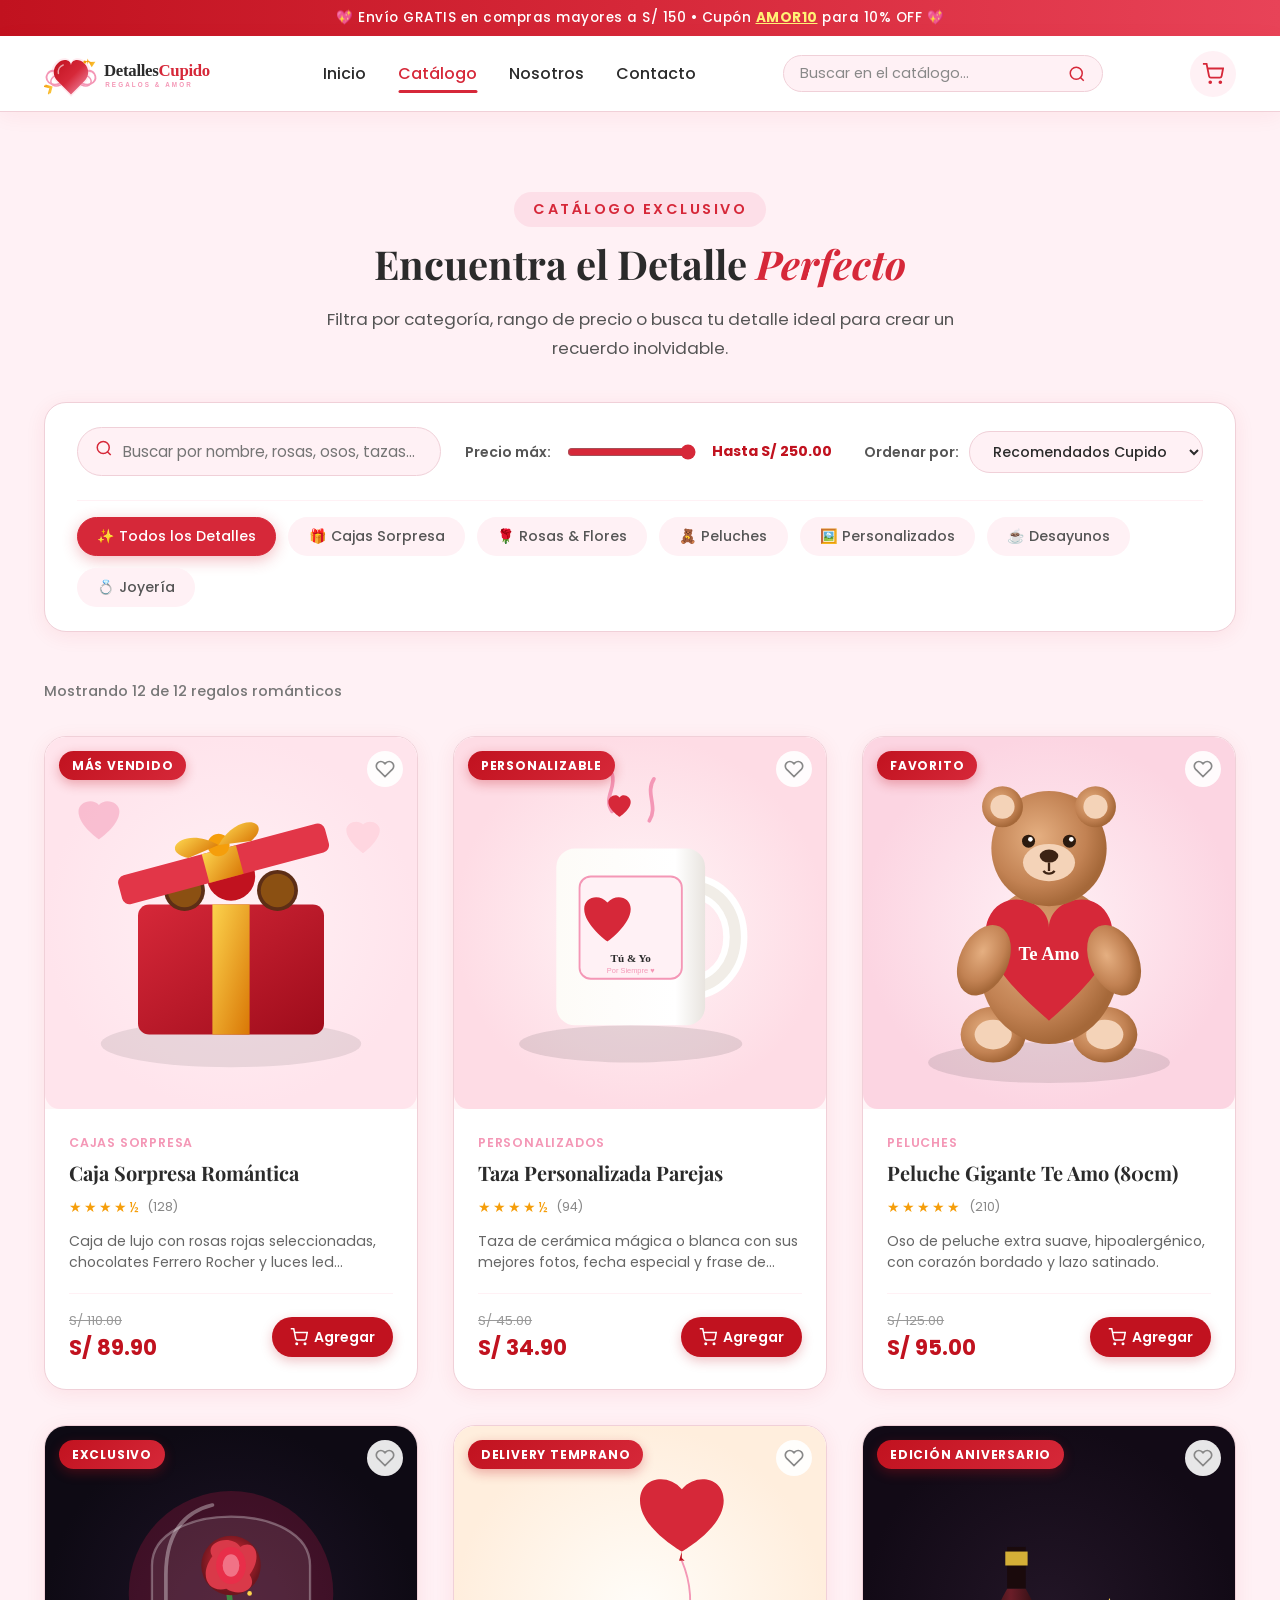
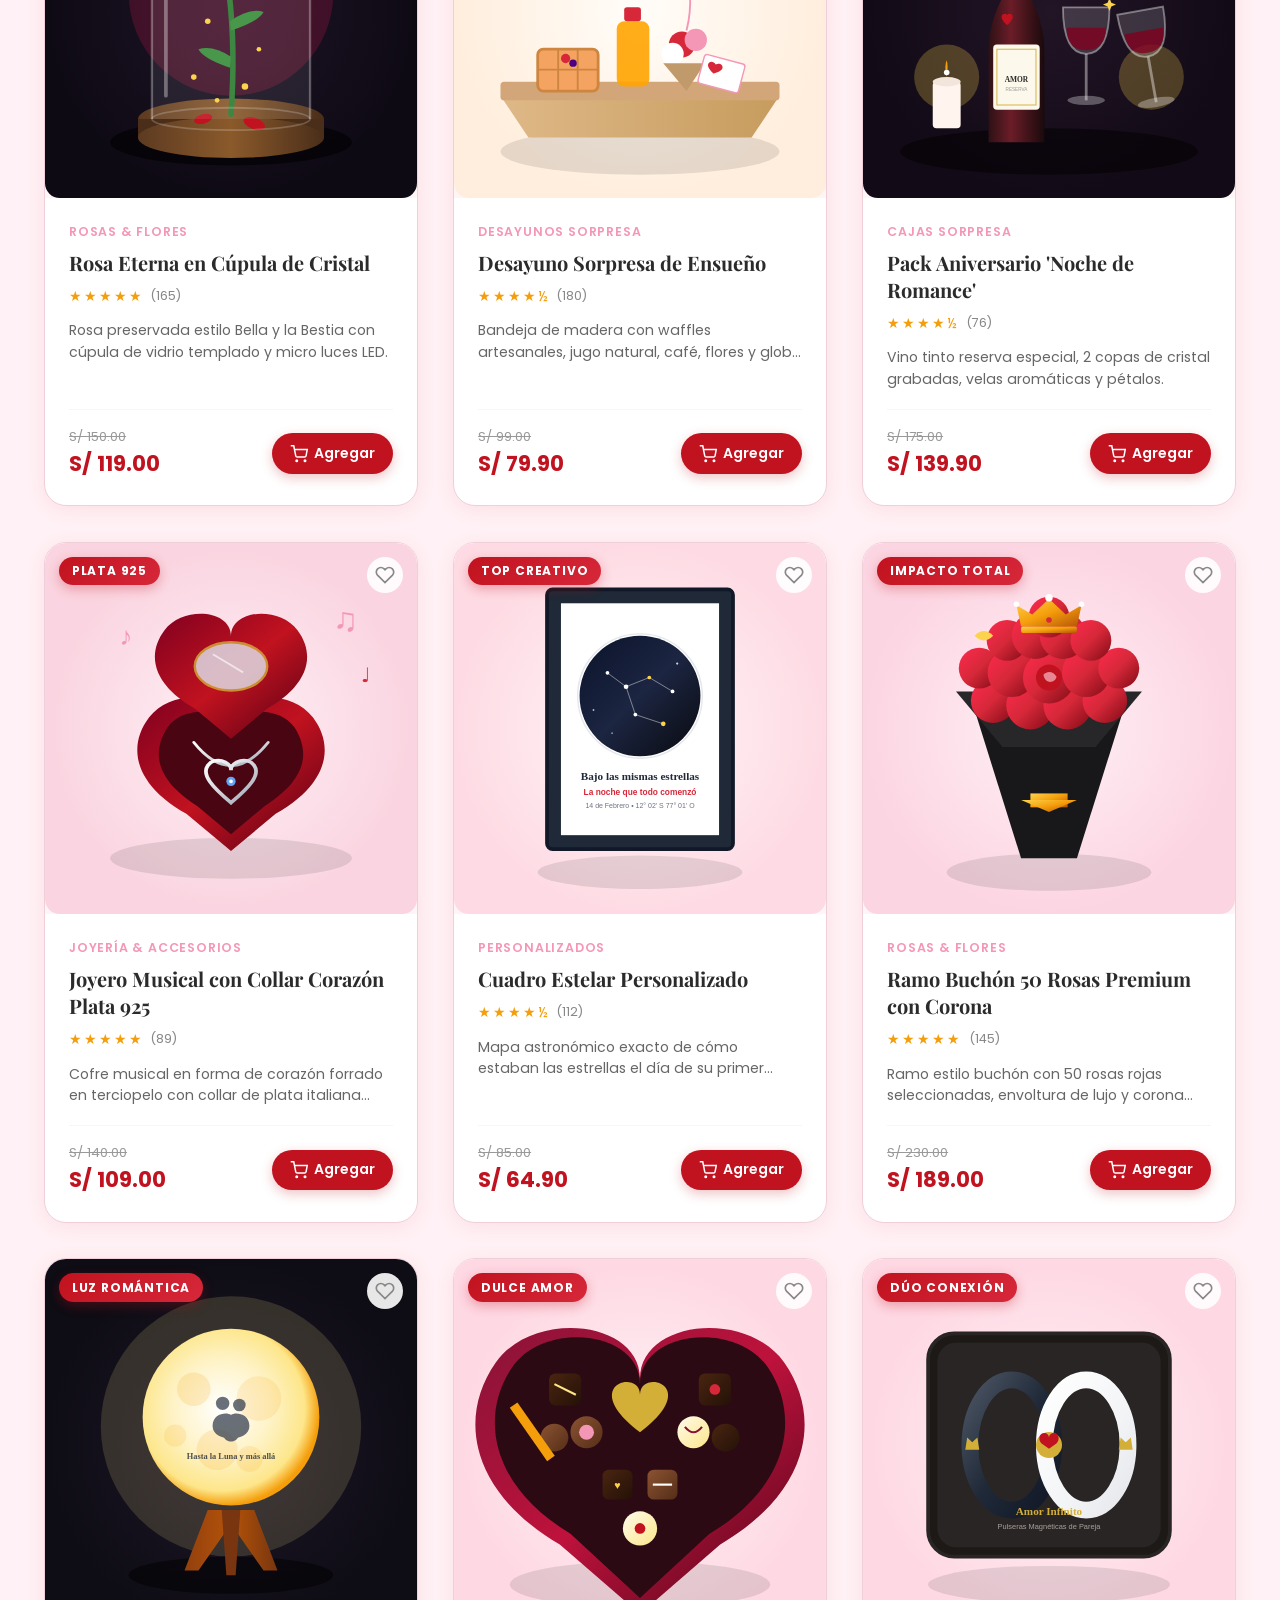
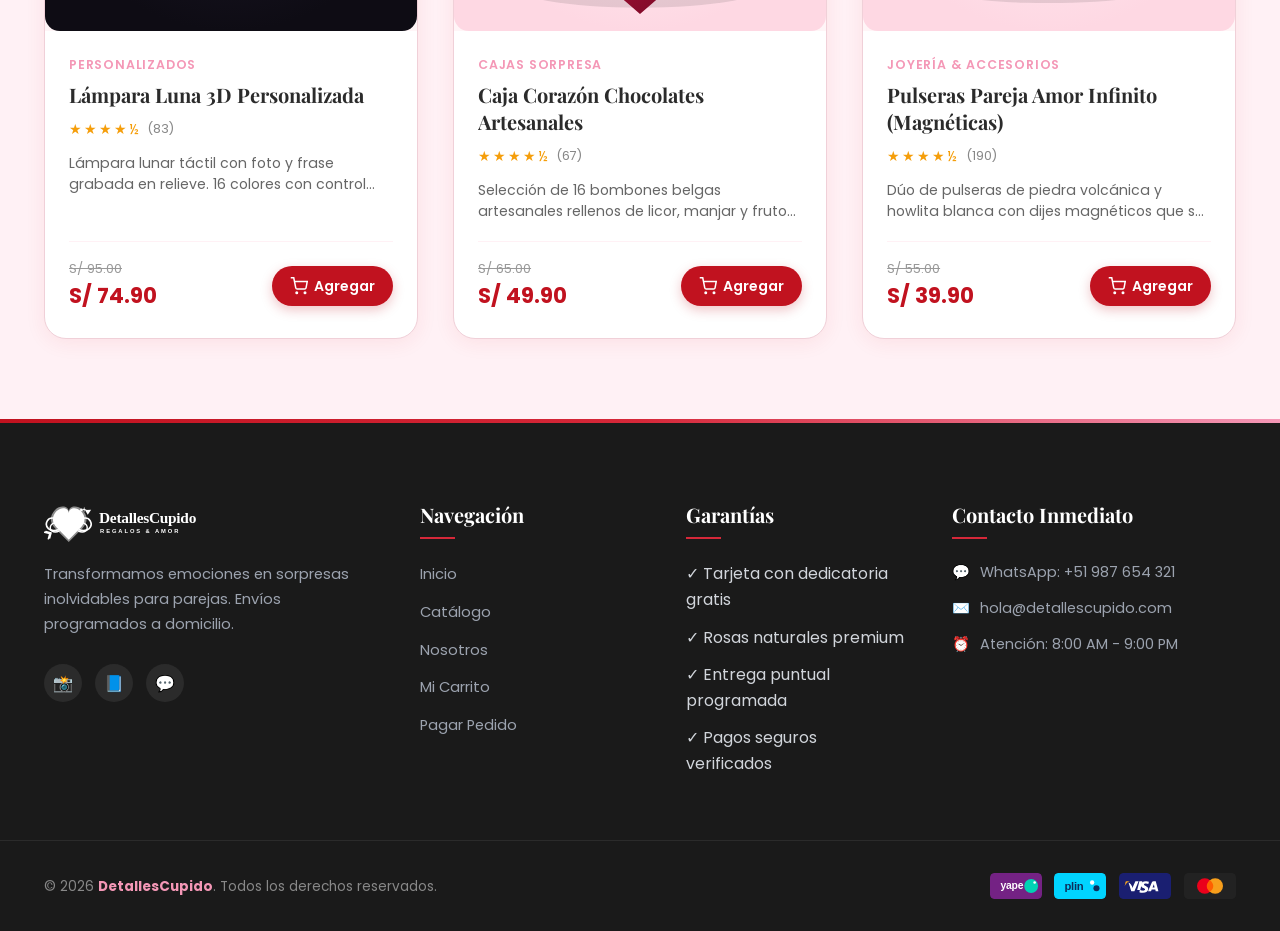
<file: paginas/catalogo.html>
<!DOCTYPE html>
<html lang="es">
<head>
  <meta charset="UTF-8">
  <meta name="viewport" content="width=device-width, initial-scale=1.0">
  <meta name="description" content="Catálogo completo de DetallesCupido: Rosas eternas, cajas sorpresa, peluches gigantes, desayunos y regalos personalizados.">

    <!--Sem15Interfaces - Etiquetas SEO -->

  <!-- TÍTULO: aparece en la pestaña del navegador y en Google -->
<!-- Máximo 60 caracteres -->
<title>DetallesCupido - Regalos y Detalles Románticos para Parejas</title>

<!-- DESCRIPCIÓN: texto que aparece debajo del título en Google -->
<!-- Máximo 155 caracteres -->
<meta name="description"
      content="Descubre regalos románticos, desayunos sorpresa, rosas eternas y cajas personalizadas en DetallesCupido. Sorprende a tu pareja con amor y estilo.">

<!-- PALABRAS CLAVE -->
<meta name="keywords"
      content="Regalos, Detalles, amor, Parejas, Cajas Sorpresa, Rosas Eternas, Peluches, Desayunos Románticos, Personalizados, Envío a Domicilio">

<!-- INSTRUCCIONES PARA LOS MOTORES DE BÚSQUEDA -->
<meta name="robots" content="index, follow">

<!-- AUTOR DEL SITIO -->
<meta name="author" content="Daniel Ninahuanca">

<!--  -->
<!-- TIPO DE CONTENIDO -->
<meta property="og:type"        content="website">

<!-- URL CANÓNICA DE ESTA PÁGINA (debe ser absoluta) -->
<meta property="og:url"         content="https://sem15interfaces.vercel.app/">

<!-- TÍTULO PARA REDES SOCIALES -->
<meta property="og:title"       content="DetallesCupido — Regalos y Detalles Románticos para Parejas">

<!-- DESCRIPCIÓN PARA REDES SOCIALES -->
<meta property="og:description" content="Regalos y Detalles Románticos para Parejas. Descubre cajas sorpresa, rosas eternas, peluches y desayunos románticos para enamorar. ¡Sorprende a tu ser querido hoy!">

<!-- IMAGEN AL COMPARTIR (URL absoluta, mínimo 1200×630 px) -->
<meta property="og:image"       content="https://sem15interfaces.vercel.app/img/preview.jpg">

<!-- IDIOMA Y REGIÓN -->
<meta property="og:locale"      content="es_PE">

<!-- NOMBRE DEL SITIO -->
<meta property="og:site_name"   content="DetallesCupido">

<!-- Etiquetas Twitter / X -->
<meta name="twitter:card"        content="summary_large_image">
<meta name="twitter:title"       content="DetallesCupido — Regalos y Detalles Románticos para Parejas">
<meta name="twitter:description" content="Regalos y Detalles Románticos para Parejas. Descubre cajas sorpresa, rosas eternas, peluches y desayunos románticos para enamorar. ¡Sorprende a tu ser querido hoy!">
<meta name="twitter:image"       content="https://sem15interfaces.vercel.app/img/preview.jpg">

<!-- ------------------------------------------------------------- -->
<!-- ------------------------------------------------------------- -->
<!-- ------------------------------------------------------------- -->


  <link rel="icon" type="image/svg+xml" href="../assets/img/logo/favicon.svg">

  <link rel="stylesheet" href="../css/estilos.css">
  <link rel="stylesheet" href="../css/navbar.css">
  <link rel="stylesheet" href="../css/catalogo.css">
  <link rel="stylesheet" href="../css/carrito.css">
  <link rel="stylesheet" href="../css/footer.css">
</head>
<body>

  <!-- Topbar -->
  <aside class="topbar-romantica">
    <span>💖 Envío GRATIS en compras mayores a S/ 150 &bull; Cupón <strong>AMOR10</strong> para 10% OFF 💖</span>
  </aside>

  <!-- Navbar -->
  <header class="header-navbar">
    <div class="header-contenedor">
      <a href="../index.html" class="nav-logo-link" aria-label="Inicio DetallesCupido">
        <img src="../assets/img/logo/logo.svg" alt="DetallesCupido Logo" class="nav-logo-img">
      </a>

      <nav aria-label="Menú principal">
        <ul class="nav-menu" id="nav-menu-lista">
          <li><a href="../index.html" class="nav-item-link">Inicio</a></li>
          <li><a href="catalogo.html" class="nav-item-link activo">Catálogo</a></li>
          <li><a href="nosotros.html" class="nav-item-link">Nosotros</a></li>
          <li><a href="../index.html#seccion-contacto" class="nav-item-link">Contacto</a></li>
        </ul>
      </nav>

      <!-- Buscador en Navbar -->
      <div class="nav-buscador-wrapper">
        <form id="nav-buscador-form" class="nav-buscador-caja">
          <input type="text" id="nav-buscador-input" placeholder="Buscar en el catálogo..." autocomplete="off">
          <button type="submit" class="nav-buscador-btn" aria-label="Buscar">
            <svg width="18" height="18" viewBox="0 0 24 24" fill="none" stroke="currentColor" stroke-width="2">
              <circle cx="11" cy="11" r="8"></circle>
              <line x1="21" y1="21" x2="16.65" y2="16.65"></line>
            </svg>
          </button>
        </form>
        <div id="nav-sugerencias-box" class="nav-sugerencias-dropdown"></div>
      </div>

      <div class="nav-acciones">
        <button type="button" class="nav-cart-btn" onclick="abrirMiniCarrito()" aria-label="Ver carrito">
          <svg width="22" height="22" viewBox="0 0 24 24" fill="none" stroke="currentColor" stroke-width="2">
            <circle cx="9" cy="21" r="1"></circle>
            <circle cx="20" cy="21" r="1"></circle>
            <path d="M1 1h4l2.68 13.39a2 2 0 0 0 2 1.61h9.72a2 2 0 0 0 2-1.61L23 6H6"></path>
          </svg>
          <span class="badge-carrito" style="display: none;">0</span>
        </button>

        <button type="button" class="nav-toggle-btn" id="nav-toggle-btn" aria-label="Abrir menú">
          <span></span>
          <span></span>
          <span></span>
        </button>
      </div>
    </div>
  </header>

  <main class="seccion-padding">
    <div class="contenedor">
      
      <!-- Título de Sección -->
      <div class="seccion-titulo-centro" style="margin-bottom: 2.5rem;">
        <span class="subtitulo-romantico">Catálogo Exclusivo</span>
        <h1 class="titulo-principal">Encuentra el Detalle <span>Perfecto</span></h1>
        <p class="texto-descripcion">
          Filtra por categoría, rango de precio o busca tu detalle ideal para crear un recuerdo inolvidable.
        </p>
      </div>

      <!-- Barra de Filtros y Búsqueda -->
      <div class="catalogo-filtros-barra">
        <div class="catalogo-filtros-fila-superior">
          
          <!-- Buscador directo en catálogo -->
          <div class="catalogo-buscador-caja">
            <span class="catalogo-buscador-icono">
              <svg width="18" height="18" viewBox="0 0 24 24" fill="none" stroke="currentColor" stroke-width="2">
                <circle cx="11" cy="11" r="8"></circle>
                <line x1="21" y1="21" x2="16.65" y2="16.65"></line>
              </svg>
            </span>
            <input type="text" id="buscador-input-catalogo" placeholder="Buscar por nombre, rosas, osos, tazas...">
          </div>

          <!-- Opciones: Precio y Orden -->
          <div class="catalogo-filtros-opciones">
            <!-- Filtro de Precio Slider -->
            <div class="filtro-slider-grupo">
              <label for="filtro-precio-slider">Precio máx:</label>
              <input type="range" id="filtro-precio-slider" min="30" max="250" step="5" value="250">
              <span class="filtro-precio-valor" id="filtro-precio-display">Hasta S/ 250.00</span>
            </div>

            <!-- Selector de Orden -->
            <div class="catalogo-orden-grupo">
              <label for="catalogo-orden-select">Ordenar por:</label>
              <select id="catalogo-orden-select">
                <option value="destacados">Recomendados Cupido</option>
                <option value="precio-menor">Precio: Menor a Mayor</option>
                <option value="precio-mayor">Precio: Mayor a Menor</option>
                <option value="calificacion">Mejor Calificados</option>
                <option value="nombre">Nombre (A - Z)</option>
              </select>
            </div>
          </div>

        </div>

        <!-- Pastillas de Categorías -->
        <div class="catalogo-categorias-pills">
          <button type="button" class="filtro-categoria-btn activo" data-categoria="todos">
            ✨ Todos los Detalles
          </button>
          <button type="button" class="filtro-categoria-btn" data-categoria="cajas">
            🎁 Cajas Sorpresa
          </button>
          <button type="button" class="filtro-categoria-btn" data-categoria="rosas">
            🌹 Rosas &amp; Flores
          </button>
          <button type="button" class="filtro-categoria-btn" data-categoria="peluches">
            🧸 Peluches
          </button>
          <button type="button" class="filtro-categoria-btn" data-categoria="personalizados">
            🖼️ Personalizados
          </button>
          <button type="button" class="filtro-categoria-btn" data-categoria="desayunos">
            ☕ Desayunos
          </button>
          <button type="button" class="filtro-categoria-btn" data-categoria="joyeria">
            💍 Joyería
          </button>
        </div>
      </div>

      <!-- Contador de Resultados -->
      <div class="catalogo-info-resultados" id="catalogo-contador-resultados">
        Cargando regalos...
      </div>

      <!-- Grilla de Productos -->
      <div class="productos-grid" id="catalogo-productos-grid">
        <!-- Generado dinámicamente desde js/catalogo.js -->
      </div>

    </div>
  </main>

  <!-- Footer -->
  <footer class="footer-seccion">
    <div class="contenedor">
      <div class="footer-grid">
        <div class="footer-marca-col">
          <a href="../index.html">
            <img src="../assets/img/logo/logo.svg" alt="DetallesCupido" class="footer-logo-img">
          </a>
          <p>Transformamos emociones en sorpresas inolvidables para parejas. Envíos programados a domicilio.</p>
          <div class="footer-redes">
            <a href="https://instagram.com" target="_blank" rel="noopener noreferrer" class="red-social-btn" aria-label="Instagram">📸</a>
            <a href="https://facebook.com" target="_blank" rel="noopener noreferrer" class="red-social-btn" aria-label="Facebook">📘</a>
            <a href="https://wa.me/51987654321" target="_blank" rel="noopener noreferrer" class="red-social-btn" aria-label="WhatsApp">💬</a>
          </div>
        </div>

        <div class="footer-col">
          <h4>Navegación</h4>
          <ul class="footer-enlaces-lista">
            <li><a href="../index.html">Inicio</a></li>
            <li><a href="catalogo.html">Catálogo</a></li>
            <li><a href="nosotros.html">Nosotros</a></li>
            <li><a href="carrito.html">Mi Carrito</a></li>
            <li><a href="pago.html">Pagar Pedido</a></li>
          </ul>
        </div>

        <div class="footer-col">
          <h4>Garantías</h4>
          <ul class="footer-enlaces-lista">
            <li><span>✓ Tarjeta con dedicatoria gratis</span></li>
            <li><span>✓ Rosas naturales premium</span></li>
            <li><span>✓ Entrega puntual programada</span></li>
            <li><span>✓ Pagos seguros verificados</span></li>
          </ul>
        </div>

        <div class="footer-col">
          <h4>Contacto Inmediato</h4>
          <div class="footer-contacto-info">
            <div><span>💬</span> <span>WhatsApp: +51 987 654 321</span></div>
            <div><span>✉️</span> <span>hola@detallescupido.com</span></div>
            <div><span>⏰</span> <span>Atención: 8:00 AM - 9:00 PM</span></div>
          </div>
        </div>
      </div>
    </div>

    <div class="footer-inferior">
      <div class="contenedor footer-inferior-contenedor">
        <p class="footer-copyright">&copy; 2026 <strong>DetallesCupido</strong>. Todos los derechos reservados.</p>
        <div class="footer-metodos-iconos">
          <img src="../assets/img/iconos/yape.svg" alt="Yape" class="footer-metodo-badge">
          <img src="../assets/img/iconos/plin.svg" alt="Plin" class="footer-metodo-badge">
          <img src="../assets/img/iconos/visa.svg" alt="Visa" class="footer-metodo-badge">
          <img src="../assets/img/iconos/mastercard.svg" alt="Mastercard" class="footer-metodo-badge">
        </div>
      </div>
    </div>
  </footer>

  <!-- Scripts -->
  <script src="../js/productos.js"></script>
  <script src="../js/carrito.js"></script>
  <script src="../js/catalogo.js"></script>
  <script src="../js/buscador.js"></script>

  <script>
    const toggleBtn = document.getElementById('nav-toggle-btn');
    const navMenu = document.getElementById('nav-menu-lista');
    if (toggleBtn && navMenu) {
      toggleBtn.addEventListener('click', () => {
        toggleBtn.classList.toggle('activo');
        navMenu.classList.toggle('activo');
      });
    }
  </script>
</body>
</html>
</file>
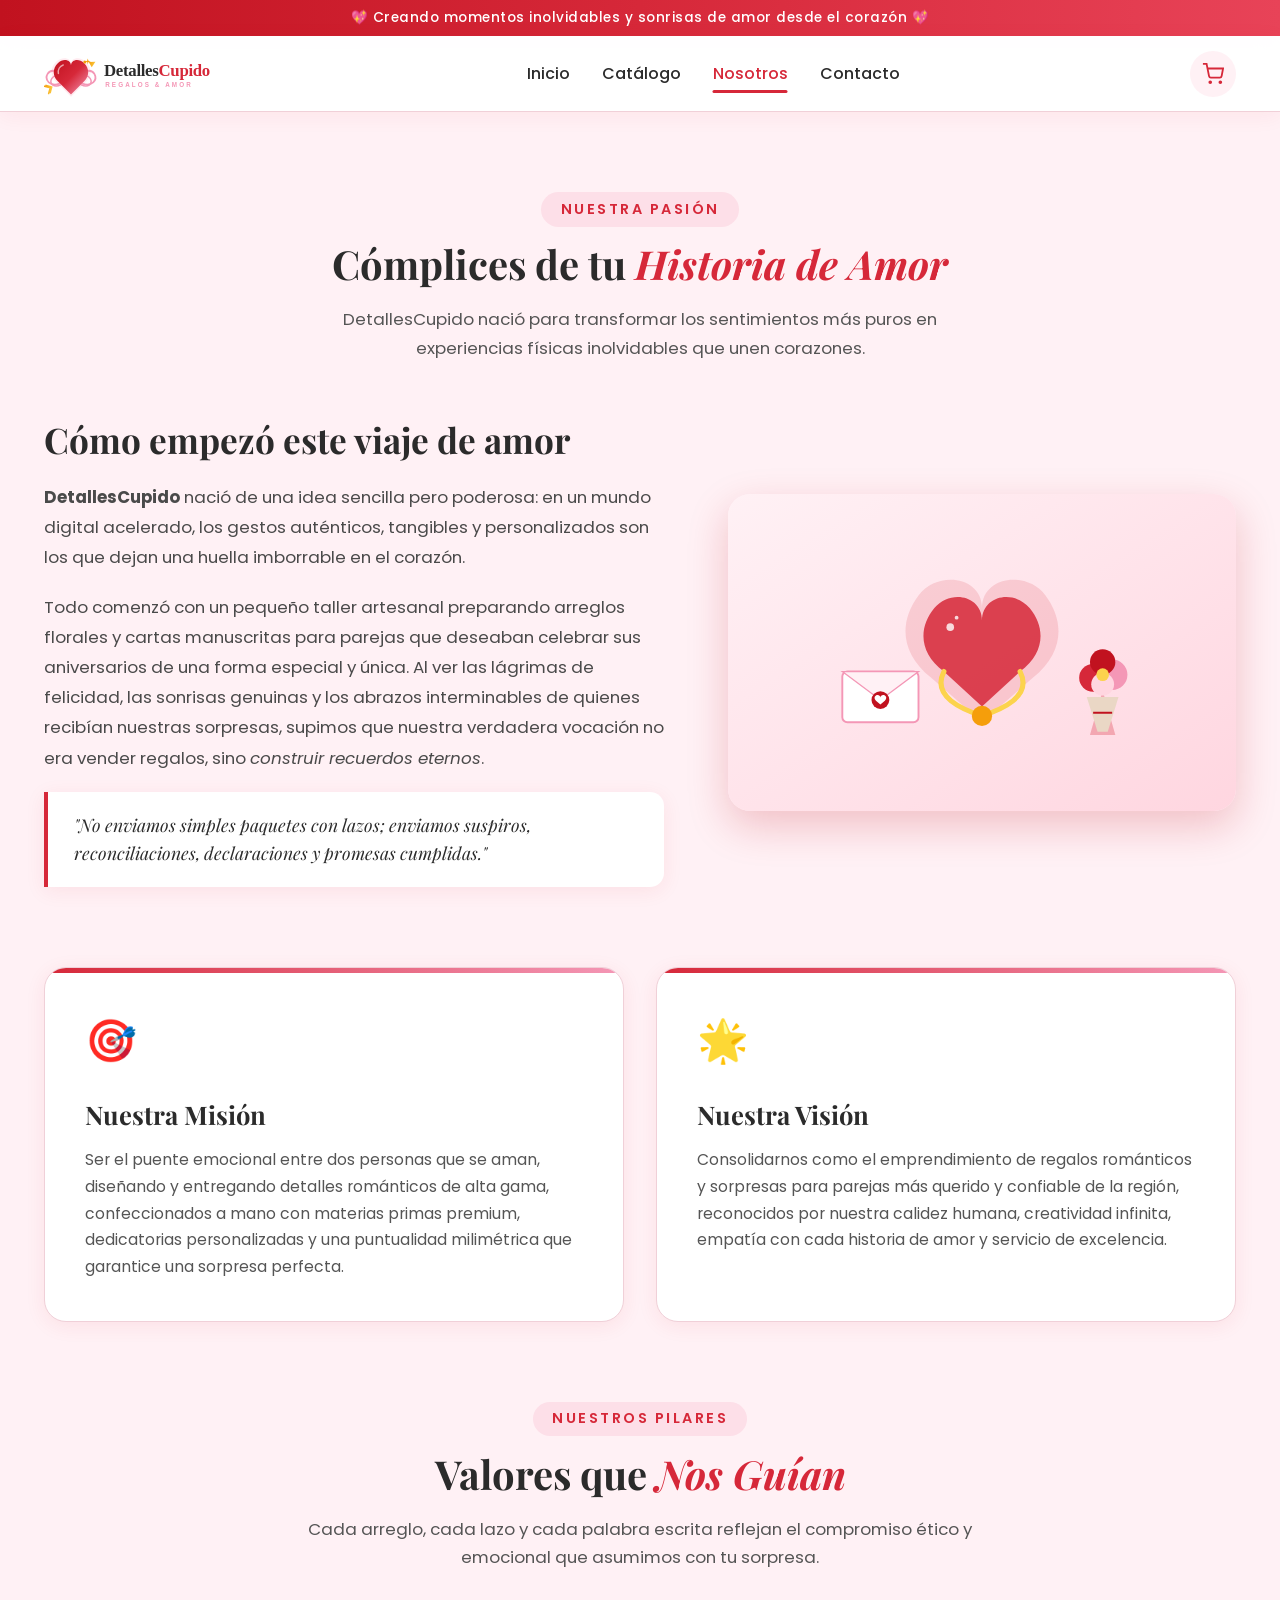
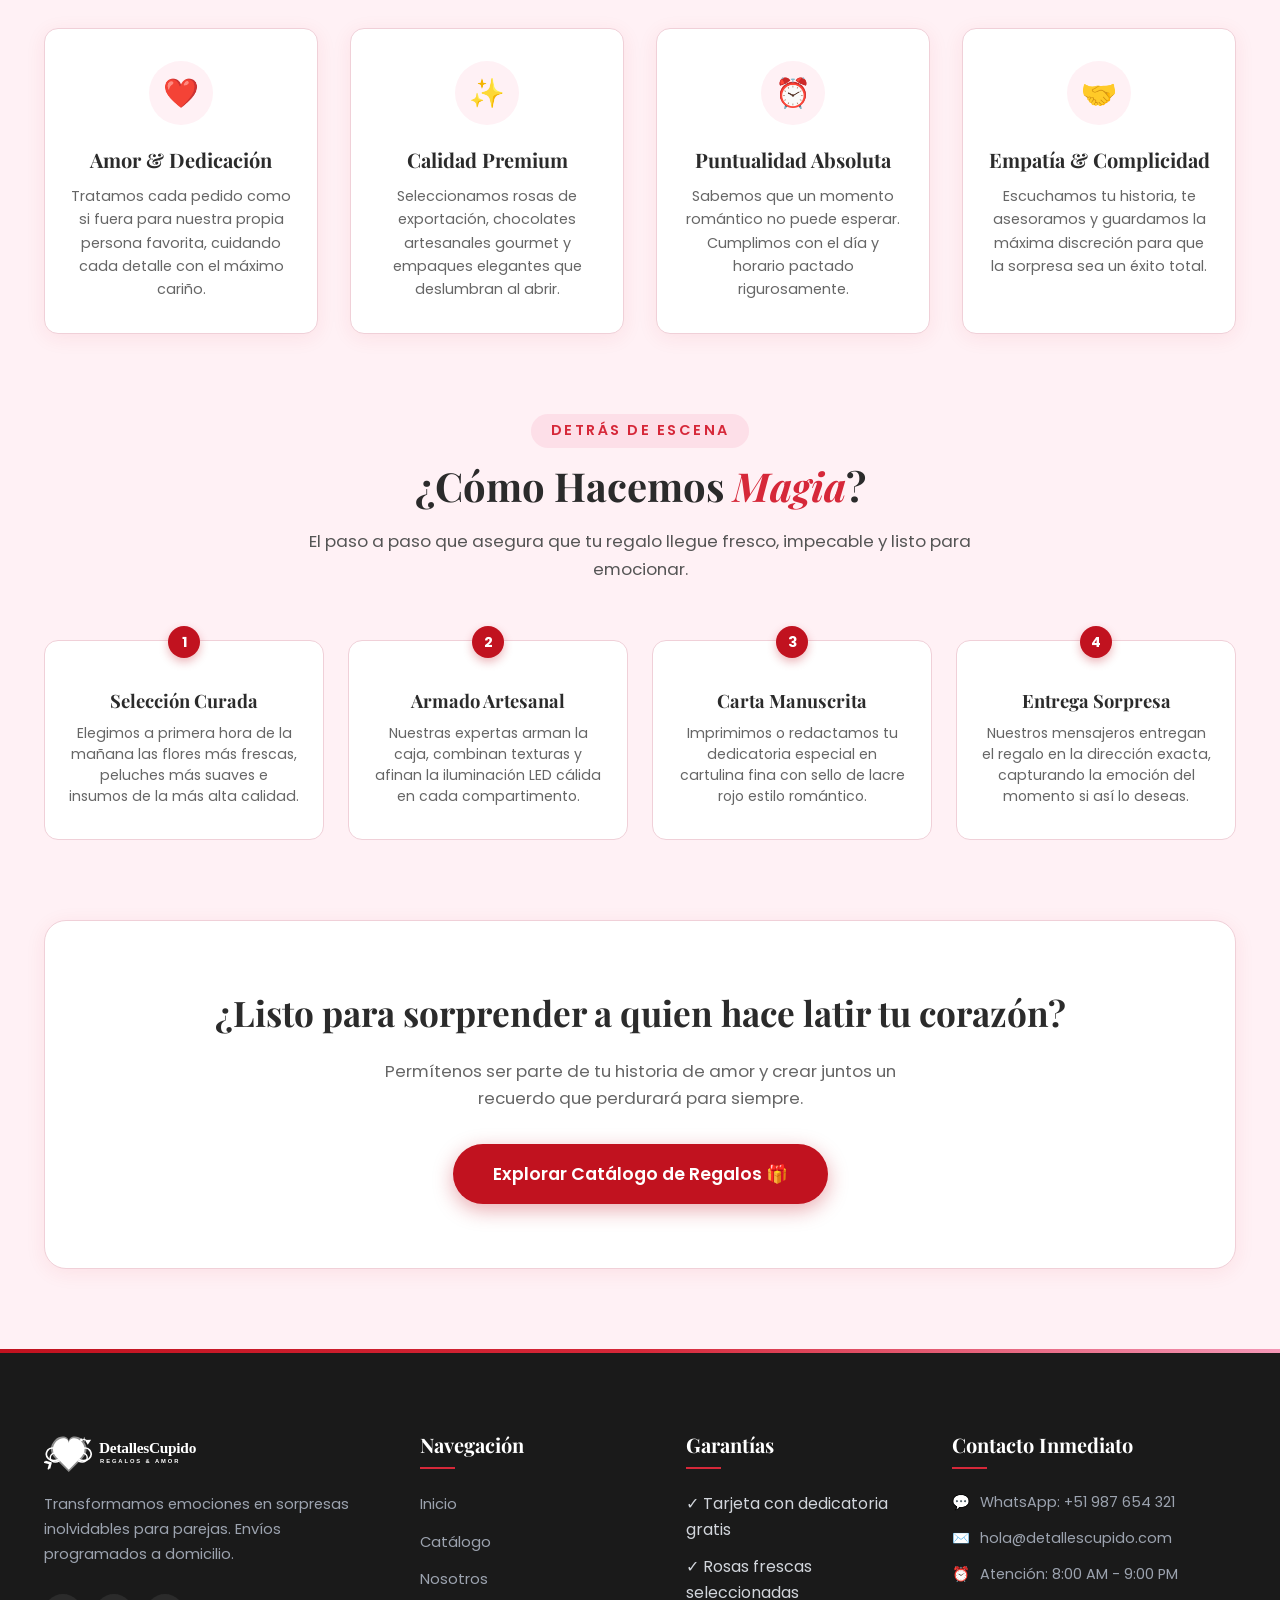
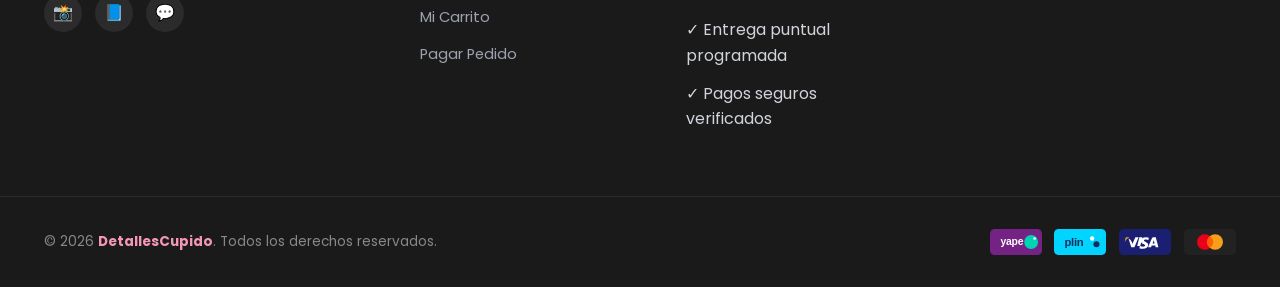
<file: paginas/nosotros.html>
<!DOCTYPE html>
<html lang="es">
<head>
  <meta charset="UTF-8">
  <meta name="viewport" content="width=device-width, initial-scale=1.0">
  <meta name="description" content="Conoce la historia, misión, visión y valores de DetallesCupido. Somos cómplices de tu amor en cada detalle y sorpresa.">

  <!--Sem15Interfaces - Etiquetas SEO -->

  <!-- TÍTULO: aparece en la pestaña del navegador y en Google -->
<!-- Máximo 60 caracteres -->
<title>DetallesCupido - Regalos y Detalles Románticos para Parejas</title>

<!-- DESCRIPCIÓN: texto que aparece debajo del título en Google -->
<!-- Máximo 155 caracteres -->
<meta name="description"
      content="Descubre regalos románticos, desayunos sorpresa, rosas eternas y cajas personalizadas en DetallesCupido. Sorprende a tu pareja con amor y estilo.">

<!-- PALABRAS CLAVE -->
<meta name="keywords"
      content="Regalos, Detalles, amor, Parejas, Cajas Sorpresa, Rosas Eternas, Peluches, Desayunos Románticos, Personalizados, Envío a Domicilio">

<!-- INSTRUCCIONES PARA LOS MOTORES DE BÚSQUEDA -->
<meta name="robots" content="index, follow">

<!-- AUTOR DEL SITIO -->
<meta name="author" content="Daniel Ninahuanca">

<!--  -->
<!-- TIPO DE CONTENIDO -->
<meta property="og:type"        content="website">

<!-- URL CANÓNICA DE ESTA PÁGINA (debe ser absoluta) -->
<meta property="og:url"         content="https://sem15interfaces.vercel.app/">

<!-- TÍTULO PARA REDES SOCIALES -->
<meta property="og:title"       content="DetallesCupido — Regalos y Detalles Románticos para Parejas">

<!-- DESCRIPCIÓN PARA REDES SOCIALES -->
<meta property="og:description" content="Regalos y Detalles Románticos para Parejas. Descubre cajas sorpresa, rosas eternas, peluches y desayunos románticos para enamorar. ¡Sorprende a tu ser querido hoy!">

<!-- IMAGEN AL COMPARTIR (URL absoluta, mínimo 1200×630 px) -->
<meta property="og:image"       content="https://sem15interfaces.vercel.app/img/preview.jpg">

<!-- IDIOMA Y REGIÓN -->
<meta property="og:locale"      content="es_PE">

<!-- NOMBRE DEL SITIO -->
<meta property="og:site_name"   content="DetallesCupido">

<!-- Etiquetas Twitter / X -->
<meta name="twitter:card"        content="summary_large_image">
<meta name="twitter:title"       content="DetallesCupido — Regalos y Detalles Románticos para Parejas">
<meta name="twitter:description" content="Regalos y Detalles Románticos para Parejas. Descubre cajas sorpresa, rosas eternas, peluches y desayunos románticos para enamorar. ¡Sorprende a tu ser querido hoy!">
<meta name="twitter:image"       content="https://sem15interfaces.vercel.app/img/preview.jpg">

<!-- ------------------------------------------------------------- -->
<!-- ------------------------------------------------------------- -->
<!-- ------------------------------------------------------------- -->


  <link rel="icon" type="image/svg+xml" href="../assets/img/logo/favicon.svg">

  <link rel="stylesheet" href="../css/estilos.css">
  <link rel="stylesheet" href="../css/navbar.css">
  <link rel="stylesheet" href="../css/nosotros.css">
  <link rel="stylesheet" href="../css/carrito.css">
  <link rel="stylesheet" href="../css/footer.css">
</head>
<body>

  <!-- Topbar -->
  <aside class="topbar-romantica">
    <span>💖 Creando momentos inolvidables y sonrisas de amor desde el corazón 💖</span>
  </aside>

  <!-- Navbar -->
  <header class="header-navbar">
    <div class="header-contenedor">
      <a href="../index.html" class="nav-logo-link" aria-label="Inicio DetallesCupido">
        <img src="../assets/img/logo/logo.svg" alt="DetallesCupido Logo" class="nav-logo-img">
      </a>

      <nav aria-label="Menú principal">
        <ul class="nav-menu" id="nav-menu-lista">
          <li><a href="../index.html" class="nav-item-link">Inicio</a></li>
          <li><a href="catalogo.html" class="nav-item-link">Catálogo</a></li>
          <li><a href="nosotros.html" class="nav-item-link activo">Nosotros</a></li>
          <li><a href="../index.html#seccion-contacto" class="nav-item-link">Contacto</a></li>
        </ul>
      </nav>

      <div class="nav-acciones">
        <button type="button" class="nav-cart-btn" onclick="abrirMiniCarrito()" aria-label="Ver carrito">
          <svg width="22" height="22" viewBox="0 0 24 24" fill="none" stroke="currentColor" stroke-width="2">
            <circle cx="9" cy="21" r="1"></circle>
            <circle cx="20" cy="21" r="1"></circle>
            <path d="M1 1h4l2.68 13.39a2 2 0 0 0 2 1.61h9.72a2 2 0 0 0 2-1.61L23 6H6"></path>
          </svg>
          <span class="badge-carrito" style="display: none;">0</span>
        </button>

        <button type="button" class="nav-toggle-btn" id="nav-toggle-btn" aria-label="Abrir menú">
          <span></span>
          <span></span>
          <span></span>
        </button>
      </div>
    </div>
  </header>

  <main class="seccion-padding">
    <div class="contenedor">
      
      <!-- Título Superior -->
      <div class="seccion-titulo-centro">
        <span class="subtitulo-romantico">Nuestra Pasión</span>
        <h1 class="titulo-principal">Cómplices de tu <span>Historia de Amor</span></h1>
        <p class="texto-descripcion">
          DetallesCupido nació para transformar los sentimientos más puros en experiencias físicas inolvidables que unen corazones.
        </p>
      </div>

      <!-- Historia con Banner -->
      <section class="nosotros-historia-grid">
        <div class="nosotros-historia-texto">
          <h2 style="font-family: var(--fuente-titulos); font-size: 2.2rem; color: var(--color-texto); line-height: 1.25;">
            Cómo empezó este viaje de amor
          </h2>
          <p>
            <strong>DetallesCupido</strong> nació de una idea sencilla pero poderosa: en un mundo digital acelerado, los gestos auténticos, tangibles y personalizados son los que dejan una huella imborrable en el corazón.
          </p>
          <p>
            Todo comenzó con un pequeño taller artesanal preparando arreglos florales y cartas manuscritas para parejas que deseaban celebrar sus aniversarios de una forma especial y única. Al ver las lágrimas de felicidad, las sonrisas genuinas y los abrazos interminables de quienes recibían nuestras sorpresas, supimos que nuestra verdadera vocación no era vender regalos, sino <em>construir recuerdos eternos</em>.
          </p>
          <div class="cita-fundadora">
            "No enviamos simples paquetes con lazos; enviamos suspiros, reconciliaciones, declaraciones y promesas cumplidas."
          </div>
        </div>

        <div class="nosotros-banner-wrapper">
          <img src="../assets/img/banner/nosotros-banner.svg" alt="Taller de amor y artesanía de DetallesCupido" class="nosotros-banner-img">
        </div>
      </section>

      <!-- Misión y Visión -->
      <section class="mision-vision-grid">
        <div class="card-mision-vision">
          <span class="icono-mision-vision">🎯</span>
          <h3>Nuestra Misión</h3>
          <p>
            Ser el puente emocional entre dos personas que se aman, diseñando y entregando detalles románticos de alta gama, confeccionados a mano con materias primas premium, dedicatorias personalizadas y una puntualidad milimétrica que garantice una sorpresa perfecta.
          </p>
        </div>

        <div class="card-mision-vision">
          <span class="icono-mision-vision">🌟</span>
          <h3>Nuestra Visión</h3>
          <p>
            Consolidarnos como el emprendimiento de regalos románticos y sorpresas para parejas más querido y confiable de la región, reconocidos por nuestra calidez humana, creatividad infinita, empatía con cada historia de amor y servicio de excelencia.
          </p>
        </div>
      </section>

      <!-- Valores -->
      <section style="margin-bottom: 5rem;">
        <div class="seccion-titulo-centro">
          <span class="subtitulo-romantico">Nuestros Pilares</span>
          <h2 class="titulo-principal">Valores que <span>Nos Guían</span></h2>
          <p class="texto-descripcion">
            Cada arreglo, cada lazo y cada palabra escrita reflejan el compromiso ético y emocional que asumimos con tu sorpresa.
          </p>
        </div>

        <div class="valores-grid">
          <div class="valor-card">
            <div class="valor-icono">❤️</div>
            <h4>Amor &amp; Dedicación</h4>
            <p>Tratamos cada pedido como si fuera para nuestra propia persona favorita, cuidando cada detalle con el máximo cariño.</p>
          </div>

          <div class="valor-card">
            <div class="valor-icono">✨</div>
            <h4>Calidad Premium</h4>
            <p>Seleccionamos rosas de exportación, chocolates artesanales gourmet y empaques elegantes que deslumbran al abrir.</p>
          </div>

          <div class="valor-card">
            <div class="valor-icono">⏰</div>
            <h4>Puntualidad Absoluta</h4>
            <p>Sabemos que un momento romántico no puede esperar. Cumplimos con el día y horario pactado rigurosamente.</p>
          </div>

          <div class="valor-card">
            <div class="valor-icono">🤝</div>
            <h4>Empatía &amp; Complicidad</h4>
            <p>Escuchamos tu historia, te asesoramos y guardamos la máxima discreción para que la sorpresa sea un éxito total.</p>
          </div>
        </div>
      </section>

      <!-- Proceso: Cómo Hacemos Magia -->
      <section style="margin-bottom: 5rem;">
        <div class="seccion-titulo-centro">
          <span class="subtitulo-romantico">Detrás de Escena</span>
          <h2 class="titulo-principal">¿Cómo Hacemos <span>Magia</span>?</h2>
          <p class="texto-descripcion">
            El paso a paso que asegura que tu regalo llegue fresco, impecable y listo para emocionar.
          </p>
        </div>

        <div class="proceso-pasos-grid">
          <div class="paso-item">
            <span class="paso-numero-badge">1</span>
            <h4>Selección Curada</h4>
            <p>Elegimos a primera hora de la mañana las flores más frescas, peluches más suaves e insumos de la más alta calidad.</p>
          </div>

          <div class="paso-item">
            <span class="paso-numero-badge">2</span>
            <h4>Armado Artesanal</h4>
            <p>Nuestras expertas arman la caja, combinan texturas y afinan la iluminación LED cálida en cada compartimento.</p>
          </div>

          <div class="paso-item">
            <span class="paso-numero-badge">3</span>
            <h4>Carta Manuscrita</h4>
            <p>Imprimimos o redactamos tu dedicatoria especial en cartulina fina con sello de lacre rojo estilo romántico.</p>
          </div>

          <div class="paso-item">
            <span class="paso-numero-badge">4</span>
            <h4>Entrega Sorpresa</h4>
            <p>Nuestros mensajeros entregan el regalo en la dirección exacta, capturando la emoción del momento si así lo deseas.</p>
          </div>
        </div>
      </section>

      <!-- Llamado a la Acción -->
      <section style="text-align: center; background: var(--color-blanco); padding: 4rem 2rem; border-radius: var(--radio-lg); box-shadow: var(--sombra-suave); border: 1px solid var(--color-gris-borde);">
        <h2 style="font-family: var(--fuente-titulos); font-size: 2.2rem; color: var(--color-texto); margin-bottom: 1rem;">
          ¿Listo para sorprender a quien hace latir tu corazón?
        </h2>
        <p style="color: #666; max-width: 580px; margin: 0 auto 2rem auto; font-size: 1.05rem;">
          Permítenos ser parte de tu historia de amor y crear juntos un recuerdo que perdurará para siempre.
        </p>
        <a href="catalogo.html" class="btn-primario" style="font-size: 1.1rem; padding: 1rem 2.5rem;">
          Explorar Catálogo de Regalos 🎁
        </a>
      </section>

    </div>
  </main>

  <!-- Footer -->
  <footer class="footer-seccion">
    <div class="contenedor">
      <div class="footer-grid">
        <div class="footer-marca-col">
          <a href="../index.html">
            <img src="../assets/img/logo/logo.svg" alt="DetallesCupido" class="footer-logo-img">
          </a>
          <p>Transformamos emociones en sorpresas inolvidables para parejas. Envíos programados a domicilio.</p>
          <div class="footer-redes">
            <a href="https://instagram.com" target="_blank" rel="noopener noreferrer" class="red-social-btn" aria-label="Instagram">📸</a>
            <a href="https://facebook.com" target="_blank" rel="noopener noreferrer" class="red-social-btn" aria-label="Facebook">📘</a>
            <a href="https://wa.me/51987654321" target="_blank" rel="noopener noreferrer" class="red-social-btn" aria-label="WhatsApp">💬</a>
          </div>
        </div>

        <div class="footer-col">
          <h4>Navegación</h4>
          <ul class="footer-enlaces-lista">
            <li><a href="../index.html">Inicio</a></li>
            <li><a href="catalogo.html">Catálogo</a></li>
            <li><a href="nosotros.html">Nosotros</a></li>
            <li><a href="carrito.html">Mi Carrito</a></li>
            <li><a href="pago.html">Pagar Pedido</a></li>
          </ul>
        </div>

        <div class="footer-col">
          <h4>Garantías</h4>
          <ul class="footer-enlaces-lista">
            <li><span>✓ Tarjeta con dedicatoria gratis</span></li>
            <li><span>✓ Rosas frescas seleccionadas</span></li>
            <li><span>✓ Entrega puntual programada</span></li>
            <li><span>✓ Pagos seguros verificados</span></li>
          </ul>
        </div>

        <div class="footer-col">
          <h4>Contacto Inmediato</h4>
          <div class="footer-contacto-info">
            <div><span>💬</span> <span>WhatsApp: +51 987 654 321</span></div>
            <div><span>✉️</span> <span>hola@detallescupido.com</span></div>
            <div><span>⏰</span> <span>Atención: 8:00 AM - 9:00 PM</span></div>
          </div>
        </div>
      </div>
    </div>

    <div class="footer-inferior">
      <div class="contenedor footer-inferior-contenedor">
        <p class="footer-copyright">&copy; 2026 <strong>DetallesCupido</strong>. Todos los derechos reservados.</p>
        <div class="footer-metodos-iconos">
          <img src="../assets/img/iconos/yape.svg" alt="Yape" class="footer-metodo-badge">
          <img src="../assets/img/iconos/plin.svg" alt="Plin" class="footer-metodo-badge">
          <img src="../assets/img/iconos/visa.svg" alt="Visa" class="footer-metodo-badge">
          <img src="../assets/img/iconos/mastercard.svg" alt="Mastercard" class="footer-metodo-badge">
        </div>
      </div>
    </div>
  </footer>

  <!-- Scripts -->
  <script src="../js/productos.js"></script>
  <script src="../js/carrito.js"></script>
  <script src="../js/buscador.js"></script>

  <script>
    const toggleBtn = document.getElementById('nav-toggle-btn');
    const navMenu = document.getElementById('nav-menu-lista');
    if (toggleBtn && navMenu) {
      toggleBtn.addEventListener('click', () => {
        toggleBtn.classList.toggle('activo');
        navMenu.classList.toggle('activo');
      });
    }
  </script>
</body>
</html>
</file>
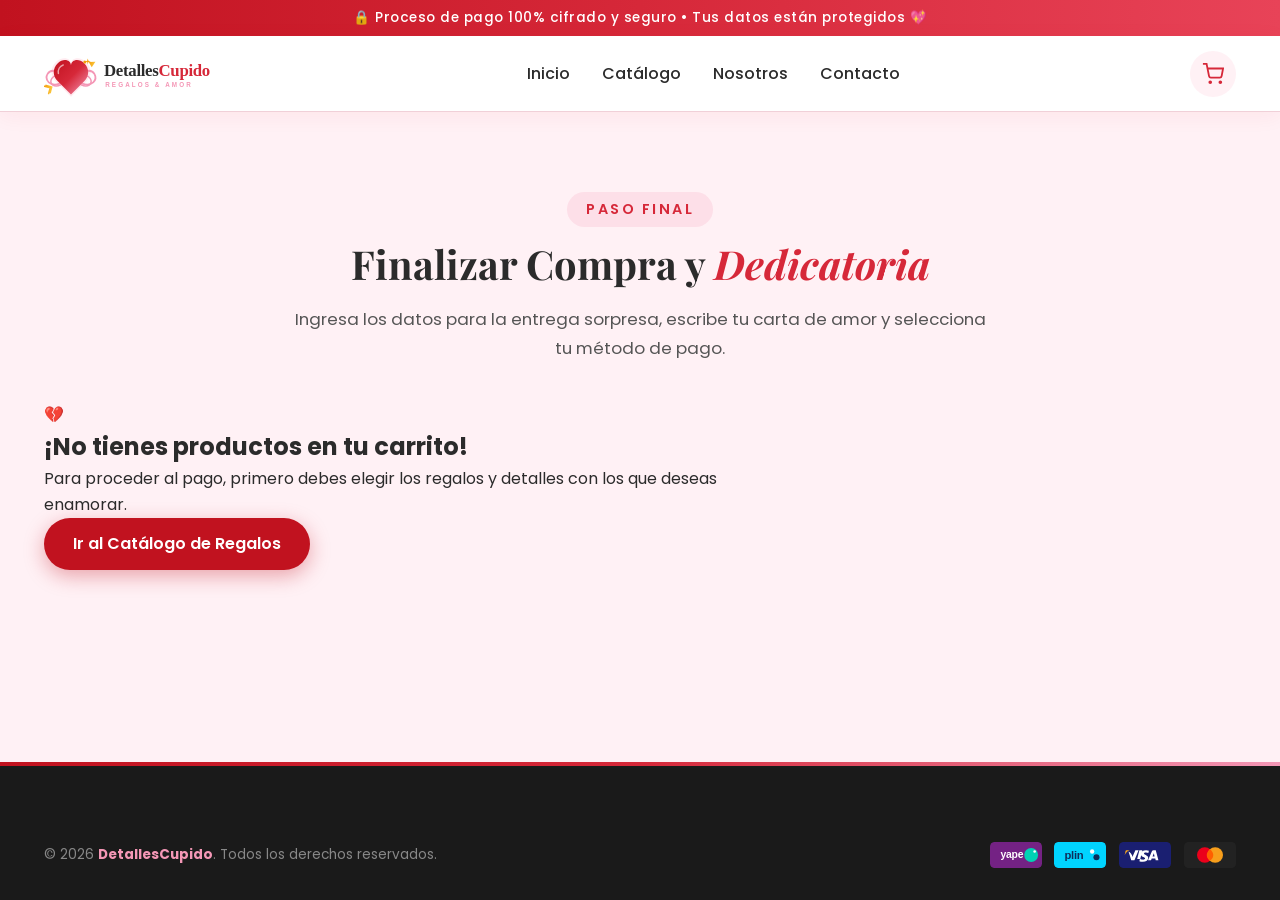
<file: paginas/pago.html>
<!DOCTYPE html>
<html lang="es">
<head>
  <meta charset="UTF-8">
  <meta name="viewport" content="width=device-width, initial-scale=1.0">
  <meta name="description" content="Finaliza tu compra en DetallesCupido. Elige tu método de pago favorito: Yape, Plin, Tarjeta o Transferencia y programa tu dedicatoria.">

    <!--Sem15Interfaces - Etiquetas SEO -->

  <!-- TÍTULO: aparece en la pestaña del navegador y en Google -->
<!-- Máximo 60 caracteres -->
<title>DetallesCupido - Regalos y Detalles Románticos para Parejas</title>

<!-- DESCRIPCIÓN: texto que aparece debajo del título en Google -->
<!-- Máximo 155 caracteres -->
<meta name="description"
      content="Descubre regalos románticos, desayunos sorpresa, rosas eternas y cajas personalizadas en DetallesCupido. Sorprende a tu pareja con amor y estilo.">

<!-- PALABRAS CLAVE -->
<meta name="keywords"
      content="Regalos, Detalles, amor, Parejas, Cajas Sorpresa, Rosas Eternas, Peluches, Desayunos Románticos, Personalizados, Envío a Domicilio">

<!-- INSTRUCCIONES PARA LOS MOTORES DE BÚSQUEDA -->
<meta name="robots" content="index, follow">

<!-- AUTOR DEL SITIO -->
<meta name="author" content="Daniel Ninahuanca">

<!--  -->
<!-- TIPO DE CONTENIDO -->
<meta property="og:type"        content="website">

<!-- URL CANÓNICA DE ESTA PÁGINA (debe ser absoluta) -->
<meta property="og:url"         content="https://sem15interfaces.vercel.app/">

<!-- TÍTULO PARA REDES SOCIALES -->
<meta property="og:title"       content="DetallesCupido — Regalos y Detalles Románticos para Parejas">

<!-- DESCRIPCIÓN PARA REDES SOCIALES -->
<meta property="og:description" content="Regalos y Detalles Románticos para Parejas. Descubre cajas sorpresa, rosas eternas, peluches y desayunos románticos para enamorar. ¡Sorprende a tu ser querido hoy!">

<!-- IMAGEN AL COMPARTIR (URL absoluta, mínimo 1200×630 px) -->
<meta property="og:image"       content="https://sem15interfaces.vercel.app/img/preview.jpg">

<!-- IDIOMA Y REGIÓN -->
<meta property="og:locale"      content="es_PE">

<!-- NOMBRE DEL SITIO -->
<meta property="og:site_name"   content="DetallesCupido">

<!-- Etiquetas Twitter / X -->
<meta name="twitter:card"        content="summary_large_image">
<meta name="twitter:title"       content="DetallesCupido — Regalos y Detalles Románticos para Parejas">
<meta name="twitter:description" content="Regalos y Detalles Románticos para Parejas. Descubre cajas sorpresa, rosas eternas, peluches y desayunos románticos para enamorar. ¡Sorprende a tu ser querido hoy!">
<meta name="twitter:image"       content="https://sem15interfaces.vercel.app/img/preview.jpg">

<!-- ------------------------------------------------------------- -->
<!-- ------------------------------------------------------------- -->
<!-- ------------------------------------------------------------- -->


  <link rel="icon" type="image/svg+xml" href="../assets/img/logo/favicon.svg">

  <link rel="stylesheet" href="../css/estilos.css">
  <link rel="stylesheet" href="../css/navbar.css">
  <link rel="stylesheet" href="../css/pagos.css">
  <link rel="stylesheet" href="../css/carrito.css">
  <link rel="stylesheet" href="../css/footer.css">
</head>
<body>

  <!-- Topbar -->
  <aside class="topbar-romantica">
    <span>🔒 Proceso de pago 100% cifrado y seguro &bull; Tus datos están protegidos 💖</span>
  </aside>

  <!-- Navbar -->
  <header class="header-navbar">
    <div class="header-contenedor">
      <a href="../index.html" class="nav-logo-link" aria-label="Inicio DetallesCupido">
        <img src="../assets/img/logo/logo.svg" alt="DetallesCupido Logo" class="nav-logo-img">
      </a>

      <nav aria-label="Menú principal">
        <ul class="nav-menu" id="nav-menu-lista">
          <li><a href="../index.html" class="nav-item-link">Inicio</a></li>
          <li><a href="catalogo.html" class="nav-item-link">Catálogo</a></li>
          <li><a href="nosotros.html" class="nav-item-link">Nosotros</a></li>
          <li><a href="../index.html#seccion-contacto" class="nav-item-link">Contacto</a></li>
        </ul>
      </nav>

      <div class="nav-acciones">
        <a href="carrito.html" class="nav-cart-btn" aria-label="Ver carrito">
          <svg width="22" height="22" viewBox="0 0 24 24" fill="none" stroke="currentColor" stroke-width="2">
            <circle cx="9" cy="21" r="1"></circle>
            <circle cx="20" cy="21" r="1"></circle>
            <path d="M1 1h4l2.68 13.39a2 2 0 0 0 2 1.61h9.72a2 2 0 0 0 2-1.61L23 6H6"></path>
          </svg>
          <span class="badge-carrito" style="display: none;">0</span>
        </a>

        <button type="button" class="nav-toggle-btn" id="nav-toggle-btn" aria-label="Abrir menú">
          <span></span>
          <span></span>
          <span></span>
        </button>
      </div>
    </div>
  </header>

  <main class="seccion-padding">
    <div class="contenedor">
      
      <!-- Título -->
      <div class="seccion-titulo-centro" style="margin-bottom: 2.5rem;">
        <span class="subtitulo-romantico">Paso Final</span>
        <h1 class="titulo-principal">Finalizar Compra y <span>Dedicatoria</span></h1>
        <p class="texto-descripcion">
          Ingresa los datos para la entrega sorpresa, escribe tu carta de amor y selecciona tu método de pago.
        </p>
      </div>

      <!-- Layout del Checkout -->
      <div class="checkout-layout">
        
        <!-- Columna Izquierda: Formulario de 3 Pasos -->
        <div class="checkout-formulario-box">
          <form id="form-checkout-pago">
            
            <!-- PASO 1: Datos de quien envía (Comprador) -->
            <div class="checkout-bloque-seccion">
              <h3 class="checkout-bloque-titulo">
                <span class="paso-numero">1</span>
                Datos de Quien Envía el Detalle
              </h3>

              <div class="form-grid-dos">
                <div class="form-grupo">
                  <label for="comprador_nombre">Tu Nombre y Apellidos <span class="req">*</span></label>
                  <input type="text" id="comprador_nombre" name="comprador_nombre" required placeholder="Ej: Fernando García">
                </div>
                <div class="form-grupo">
                  <label for="comprador_telefono">Tu Teléfono / WhatsApp <span class="req">*</span></label>
                  <input type="tel" id="comprador_telefono" name="comprador_telefono" required placeholder="Ej: 987 654 321">
                </div>
              </div>

              <div class="form-grupo">
                <label for="comprador_email">Tu Correo Electrónico (para confirmar pedido)</label>
                <input type="email" id="comprador_email" name="comprador_email" placeholder="Ej: fernando@gmail.com">
              </div>
            </div>

            <!-- PASO 2: Datos de Quien Recibe y Dedicatoria -->
            <div class="checkout-bloque-seccion">
              <h3 class="checkout-bloque-titulo">
                <span class="paso-numero">2</span>
                Lugar de Entrega y Dedicatoria de Amor
              </h3>

              <div class="form-grid-dos">
                <div class="form-grupo">
                  <label for="destinatario_nombre">Nombre de la Persona Afortunada <span class="req">*</span></label>
                  <input type="text" id="destinatario_nombre" name="destinatario_nombre" required placeholder="Ej: Camila Torres">
                </div>
                <div class="form-grupo">
                  <label for="destinatario_telefono">Teléfono de Contacto en Destino</label>
                  <input type="tel" id="destinatario_telefono" name="destinatario_telefono" placeholder="Ej: 912 345 678 (opcional)">
                </div>
              </div>

              <div class="form-grid-dos">
                <div class="form-grupo">
                  <label for="destinatario_direccion">Dirección Exacta de Entrega <span class="req">*</span></label>
                  <input type="text" id="destinatario_direccion" name="destinatario_direccion" required placeholder="Ej: Av. Las Rosas 450, Dpto 302, Miraflores">
                </div>
                <div class="form-grupo">
                  <label for="destinatario_referencia">Referencia de Ubicación</label>
                  <input type="text" id="destinatario_referencia" name="destinatario_referencia" placeholder="Ej: Frente al parque, rejas blancas">
                </div>
              </div>

              <div class="form-grid-dos">
                <div class="form-grupo">
                  <label for="checkout-fecha-entrega">Fecha Programada de Entrega <span class="req">*</span></label>
                  <input type="date" id="checkout-fecha-entrega" name="entrega_fecha" required>
                </div>
                <div class="form-grupo">
                  <label for="entrega_horario">Rango de Horario de Entrega <span class="req">*</span></label>
                  <select id="entrega_horario" name="entrega_horario" required>
                    <option value="Mañana (8:00 AM - 12:00 PM)">Mañana (8:00 AM - 12:00 PM) - Desayunos &amp; Flores</option>
                    <option value="Tarde (1:00 PM - 5:30 PM)">Tarde (1:00 PM - 5:30 PM) - Sorpresas de Oficina/Hogar</option>
                    <option value="Noche (6:00 PM - 9:00 PM)">Noche (6:00 PM - 9:00 PM) - Cenas &amp; Aniversarios</option>
                    <option value="Hora Exacta (Coordinar por WhatsApp)">Hora Exacta (Coordinar por WhatsApp)</option>
                  </select>
                </div>
              </div>

              <!-- Dedicatoria en Tarjeta Romántica -->
              <div class="dedicatoria-contenedor">
                <div class="dedicatoria-cabecera">
                  <span>💌</span>
                  <strong>Tarjeta Romántica Personalizada (¡Totalmente GRATIS!)</strong>
                </div>
                <textarea id="tarjeta_dedicatoria" name="tarjeta_dedicatoria" placeholder="Escribe aquí las palabras que salgan de tu corazón... Nosotros las imprimiremos a mano en una tarjeta fina con sello de cera roja."></textarea>
                <small class="dedicatoria-nota">Tip: Si prefieres que sea anónimo o entregado como admirador secreto, indícalo aquí.</small>
              </div>
            </div>

            <!-- PASO 3: Selección de Métodos de Pago -->
            <div class="checkout-bloque-seccion">
              <h3 class="checkout-bloque-titulo">
                <span class="paso-numero">3</span>
                Selecciona tu Método de Pago
              </h3>

              <!-- Grilla de Opciones Visuales -->
              <div class="metodos-pago-opciones-grid">
                <div class="opcion-metodo-pago activo" data-metodo="yape">
                  <img src="../assets/img/iconos/yape.svg" alt="Yape" class="logo-metodo">
                  <span>Yape</span>
                </div>
                <div class="opcion-metodo-pago" data-metodo="plin">
                  <img src="../assets/img/iconos/plin.svg" alt="Plin" class="logo-metodo">
                  <span>Plin</span>
                </div>
                <div class="opcion-metodo-pago" data-metodo="tarjeta">
                  <img src="../assets/img/iconos/visa.svg" alt="Visa / Mastercard" class="logo-metodo">
                  <span>Tarjeta</span>
                </div>
                <div class="opcion-metodo-pago" data-metodo="transferencia">
                  <img src="../assets/img/iconos/transferencia.svg" alt="Transferencia Bancaria" class="logo-metodo">
                  <span>Bancos</span>
                </div>
                <div class="opcion-metodo-pago" data-metodo="contraentrega">
                  <img src="../assets/img/iconos/efectivo.svg" alt="Pago Contraentrega" class="logo-metodo">
                  <span>Contraentrega</span>
                </div>
              </div>

              <!-- PANELES DE CADA MÉTODO -->

              <!-- Panel 1: YAPE -->
              <div class="detalle-metodo-panel activo" data-metodo-panel="yape">
                <div class="panel-yape-plin">
                  <div class="qr-simulador">
                    <!-- SVG QR Realista Representativo -->
                    <svg viewBox="0 0 100 100" fill="#742284">
                      <rect width="100" height="100" fill="#FFF"/>
                      <path d="M10 10h25v25h-25z M15 15h15v15h-15z M65 10h25v25h-25z M70 15h15v15h-15z M10 65h25v25h-25z M15 70h15v15h-15z" fill="#742284"/>
                      <rect x="42" y="10" width="8" height="25" fill="#742284"/>
                      <rect x="10" y="42" width="25" height="8" fill="#742284"/>
                      <rect x="42" y="42" width="16" height="16" fill="#00D2B4"/>
                      <rect x="65" y="42" width="25" height="8" fill="#742284"/>
                      <rect x="42" y="65" width="8" height="25" fill="#742284"/>
                      <rect x="60" y="65" width="15" height="15" fill="#742284"/>
                      <rect x="80" y="80" width="10" height="10" fill="#742284"/>
                    </svg>
                    <small style="font-size: 8px; font-weight: 700; color: #742284; margin-top: 2px;">QR YAPE CUPIDO</small>
                  </div>
                  <div class="instrucciones-billetera">
                    <h4>Paga al instante con Yape</h4>
                    <p>1. Abre tu app Yape y escanea el código QR o yapea directamente al número:</p>
                    <div class="caja-copiar-numero">
                      <strong>📱 987 654 321</strong>
                      <button type="button" class="btn-copiar" onclick="copiarTexto('987654321', 'Número de Yape')">Copiar</button>
                    </div>
                    <p style="margin-top: 0.6rem; font-size: 0.8rem; color: #777;">
                      Titular: <strong>DetallesCupido S.A.C.</strong>
                    </p>
                  </div>
                </div>
              </div>

              <!-- Panel 2: PLIN -->
              <div class="detalle-metodo-panel" data-metodo-panel="plin">
                <div class="panel-yape-plin">
                  <div class="qr-simulador">
                    <svg viewBox="0 0 100 100">
                      <rect width="100" height="100" fill="#FFF"/>
                      <path d="M10 10h25v25h-25z M15 15h15v15h-15z M65 10h25v25h-25z M70 15h15v15h-15z M10 65h25v25h-25z M15 70h15v15h-15z" fill="#00D4FF"/>
                      <rect x="42" y="10" width="8" height="25" fill="#0D2E5C"/>
                      <rect x="10" y="42" width="25" height="8" fill="#0D2E5C"/>
                      <rect x="42" y="42" width="16" height="16" fill="#00D4FF"/>
                      <rect x="65" y="42" width="25" height="8" fill="#0D2E5C"/>
                      <rect x="42" y="65" width="8" height="25" fill="#0D2E5C"/>
                      <rect x="60" y="65" width="15" height="15" fill="#00D4FF"/>
                    </svg>
                    <small style="font-size: 8px; font-weight: 700; color: #0D2E5C; margin-top: 2px;">QR PLIN CUPIDO</small>
                  </div>
                  <div class="instrucciones-billetera">
                    <h4>Paga al instante con Plin</h4>
                    <p>Funciona desde BBVA, Interbank, Scotiabank o BanBif al número:</p>
                    <div class="caja-copiar-numero">
                      <strong>📱 987 654 321</strong>
                      <button type="button" class="btn-copiar" onclick="copiarTexto('987654321', 'Número de Plin')">Copiar</button>
                    </div>
                    <p style="margin-top: 0.6rem; font-size: 0.8rem; color: #777;">
                      Titular: <strong>DetallesCupido S.A.C.</strong>
                    </p>
                  </div>
                </div>
              </div>

              <!-- Panel 3: TARJETA DE CRÉDITO/DÉBITO -->
              <div class="detalle-metodo-panel" data-metodo-panel="tarjeta">
                <div style="display: flex; gap: 2rem; flex-wrap: wrap;">
                  <div class="tarjeta-simulada-preview">
                    <div class="chip"></div>
                    <div class="numero">•••• •••• •••• 4242</div>
                    <div style="display: flex; justify-content: space-between; font-size: 0.8rem;">
                      <span>TITULAR: CUPIDO LOVE</span>
                      <span>EXP: 12/28</span>
                    </div>
                  </div>

                  <div style="flex: 1; min-width: 250px;">
                    <div class="form-grupo">
                      <label>Número de Tarjeta:</label>
                      <input type="text" placeholder="4557 •••• •••• ••••" maxlength="19">
                    </div>
                    <div class="form-grid-dos">
                      <div class="form-grupo">
                        <label>Vencimiento:</label>
                        <input type="text" placeholder="MM/AA" maxlength="5">
                      </div>
                      <div class="form-grupo">
                        <label>CVV / CVC:</label>
                        <input type="password" placeholder="123" maxlength="4">
                      </div>
                    </div>
                  </div>
                </div>
              </div>

              <!-- Panel 4: TRANSFERENCIA BANCARIA -->
              <div class="detalle-metodo-panel" data-metodo-panel="transferencia">
                <div class="tabla-cuentas-bancarias">
                  <div class="cuenta-banco-item">
                    <div>
                      <strong>Banco de Crédito (BCP)</strong>
                      <p style="color: #666; font-size: 0.82rem;">Cta Cte Soles: 194-98765432-0-15</p>
                      <p style="color: #888; font-size: 0.78rem;">CCI: 002-194009876543201590</p>
                    </div>
                    <button type="button" class="btn-copiar" onclick="copiarTexto('19498765432015', 'Cuenta BCP')">Copiar</button>
                  </div>

                  <div class="cuenta-banco-item">
                    <div>
                      <strong>BBVA Continental</strong>
                      <p style="color: #666; font-size: 0.82rem;">Cta Cte Soles: 0011-0123-0200456789</p>
                      <p style="color: #888; font-size: 0.78rem;">CCI: 011-12300020045678912</p>
                    </div>
                    <button type="button" class="btn-copiar" onclick="copiarTexto('001101230200456789', 'Cuenta BBVA')">Copiar</button>
                  </div>

                  <div class="cuenta-banco-item">
                    <div>
                      <strong>Interbank</strong>
                      <p style="color: #666; font-size: 0.82rem;">Cta Ahorros: 200-3001234567</p>
                      <p style="color: #888; font-size: 0.78rem;">CCI: 003-20000300123456781</p>
                    </div>
                    <button type="button" class="btn-copiar" onclick="copiarTexto('2003001234567', 'Cuenta Interbank')">Copiar</button>
                  </div>
                </div>
              </div>

              <!-- Panel 5: CONTRAENTREGA -->
              <div class="detalle-metodo-panel" data-metodo-panel="contraentrega">
                <div style="background: #FFF; padding: 1.2rem; border-radius: var(--radio-sm); border: 1px solid var(--color-gris-borde);">
                  <h4 style="color: var(--color-texto); margin-bottom: 0.4rem;">💵 Pago en Efectivo al Recibir</h4>
                  <p style="font-size: 0.88rem; color: #555; line-height: 1.6;">
                    Disponible únicamente para entregas en Lima Metropolitana. Puedes pagar en efectivo con monto exacto o contraentrega con Yape/Plin al repartidor cuando entregue tu sorpresa.
                  </p>
                </div>
              </div>

            </div>

            <!-- Botón de Envío del Pedido -->
            <button type="submit" class="btn-primario btn-bloque" style="padding: 1.1rem; font-size: 1.1rem; box-shadow: 0 10px 30px rgba(193, 18, 31, 0.4);">
              Confirmar y Enviar Pedido Romántico 💘
            </button>

          </form>
        </div>

        <!-- Columna Derecha: Resumen del Pedido -->
        <aside class="checkout-resumen-sidebar">
          <h3 class="resumen-titulo">Tu Pedido</h3>
          
          <!-- Lista de Items Mini -->
          <div class="checkout-lista-items" id="checkout-lista-items">
            <!-- Sincronizado por js/pagos.js -->
          </div>

          <!-- Desglose de Totales -->
          <div class="resumen-desglose" id="checkout-resumen-totales">
            <!-- Sincronizado por js/pagos.js -->
          </div>

          <div class="resumen-garantias">
            <div class="garantia-item">
              <span>🔒</span>
              <p>Seguridad SSL de 256 bits</p>
            </div>
            <div class="garantia-item">
              <span>💌</span>
              <p>Tarjeta con dedicatoria incluida</p>
            </div>
            <div class="garantia-item">
              <span>📸</span>
              <p>Te enviamos foto del producto terminado antes del despacho</p>
            </div>
          </div>
        </aside>

      </div>

    </div>
  </main>

  <!-- Footer -->
  <footer class="footer-seccion">
    <div class="contenedor">
      <div class="footer-inferior" style="border-top: none; padding-top: 0;">
        <div class="footer-inferior-contenedor">
          <p class="footer-copyright">&copy; 2026 <strong>DetallesCupido</strong>. Todos los derechos reservados.</p>
          <div class="footer-metodos-iconos">
            <img src="../assets/img/iconos/yape.svg" alt="Yape" class="footer-metodo-badge">
            <img src="../assets/img/iconos/plin.svg" alt="Plin" class="footer-metodo-badge">
            <img src="../assets/img/iconos/visa.svg" alt="Visa" class="footer-metodo-badge">
            <img src="../assets/img/iconos/mastercard.svg" alt="Mastercard" class="footer-metodo-badge">
          </div>
        </div>
      </div>
    </div>
  </footer>

  <!-- Scripts -->
  <script src="../js/productos.js"></script>
  <script src="../js/carrito.js"></script>
  <script src="../js/pagos.js"></script>

  <script>
    const toggleBtn = document.getElementById('nav-toggle-btn');
    const navMenu = document.getElementById('nav-menu-lista');
    if (toggleBtn && navMenu) {
      toggleBtn.addEventListener('click', () => {
        toggleBtn.classList.toggle('activo');
        navMenu.classList.toggle('activo');
      });
    }
  </script>
</body>
</html>
</file>
<file: css/estilos.css>
/* ==========================================================================
   DetallesCupido - Estilos Globales (estilos.css)
   ========================================================================== */

@import url('https://fonts.googleapis.com/css2?family=Playfair+Display:ital,wght@0,400;0,600;0,700;1,400&family=Poppins:wght@300;400;500;600;700&display=swap');

:root {
  /* Paleta Oficial DetallesCupido */
  --color-primario: #D62839;       /* Rojo romántico */
  --color-secundario: #F497B6;     /* Rosa suave */
  --color-fondo: #FFF1F5;          /* Rosa claro */
  --color-boton: #C1121F;          /* Rojo intenso */
  --color-texto: #2B2B2B;          /* Gris oscuro */
  --color-resaltado: #FFD6E0;      /* Rosa pastel */

  /* Colores de apoyo */
  --color-blanco: #FFFFFF;
  --color-gris-claro: #F9FAFB;
  --color-gris-borde: #F0D0D8;
  --color-dorado: #F59E0B;
  --color-verde: #10B981;
  --color-whatsapp: #25D366;

  /* Tipografías */
  --fuente-titulos: 'Playfair Display', Georgia, serif;
  --fuente-cuerpo: 'Poppins', -apple-system, BlinkMacSystemFont, 'Segoe UI', Roboto, sans-serif;

  /* Sombras románticas suaves */
  --sombra-suave: 0 4px 20px rgba(214, 40, 57, 0.08);
  --sombra-media: 0 8px 30px rgba(214, 40, 57, 0.14);
  --sombra-fuerte: 0 15px 40px rgba(193, 18, 31, 0.22);

  /* Bordes y Transiciones */
  --radio-sm: 8px;
  --radio-md: 14px;
  --radio-lg: 22px;
  --radio-full: 9999px;
  --transicion-rapida: 0.25s ease;
  --transicion-suave: 0.35s cubic-bezier(0.4, 0, 0.2, 1);
}

/* Reset Moderno */
*, *::before, *::after {
  box-sizing: border-box;
  margin: 0;
  padding: 0;
}

html {
  scroll-behavior: smooth;
  font-size: 16px;
}

body {
  font-family: var(--fuente-cuerpo);
  background-color: var(--color-fondo);
  color: var(--color-texto);
  line-height: 1.6;
  overflow-x: hidden;
  min-height: 100vh;
  display: flex;
  flex-direction: column;
}

body.no-scroll {
  overflow: hidden;
}

main {
  flex: 1 0 auto;
}

img {
  max-width: 100%;
  height: auto;
  display: block;
}

a {
  color: inherit;
  text-decoration: none;
  transition: var(--transicion-rapida);
}

button {
  font-family: inherit;
  cursor: pointer;
  border: none;
  outline: none;
  background: none;
  transition: var(--transicion-rapida);
}

input, select, textarea {
  font-family: inherit;
  outline: none;
}

/* ==========================================================================
   Contenedores y Utilidades
   ========================================================================== */

.contenedor {
  width: 100%;
  max-width: 1240px;
  margin: 0 auto;
  padding: 0 1.5rem;
}

.seccion-padding {
  padding: 5rem 0;
}

.seccion-titulo-centro {
  text-align: center;
  max-width: 700px;
  margin: 0 auto 3.5rem auto;
}

.subtitulo-romantico {
  display: inline-block;
  font-size: 0.9rem;
  font-weight: 600;
  text-transform: uppercase;
  letter-spacing: 2.5px;
  color: var(--color-primario);
  background: rgba(244, 151, 182, 0.2);
  padding: 0.35rem 1.2rem;
  border-radius: var(--radio-full);
  margin-bottom: 0.8rem;
}

.titulo-principal {
  font-family: var(--fuente-titulos);
  font-size: 2.5rem;
  font-weight: 700;
  color: var(--color-texto);
  line-height: 1.25;
  margin-bottom: 1rem;
}

.titulo-principal span {
  color: var(--color-primario);
  font-style: italic;
}

.texto-descripcion {
  font-size: 1.05rem;
  color: #555555;
  line-height: 1.7;
}

/* ==========================================================================
   Botones
   ========================================================================== */

.btn-primario {
  display: inline-flex;
  align-items: center;
  justify-content: center;
  gap: 0.6rem;
  background-color: var(--color-boton);
  color: var(--color-blanco);
  font-weight: 600;
  font-size: 1rem;
  padding: 0.85rem 1.8rem;
  border-radius: var(--radio-full);
  box-shadow: 0 6px 20px rgba(193, 18, 31, 0.35);
  transition: all var(--transicion-suave);
  cursor: pointer;
}

.btn-primario:hover {
  background-color: #9c0b16;
  transform: translateY(-3px);
  box-shadow: 0 10px 25px rgba(193, 18, 31, 0.45);
}

.btn-secundario {
  display: inline-flex;
  align-items: center;
  justify-content: center;
  gap: 0.6rem;
  background-color: var(--color-blanco);
  color: var(--color-primario);
  border: 2px solid var(--color-primario);
  font-weight: 600;
  font-size: 1rem;
  padding: 0.8rem 1.8rem;
  border-radius: var(--radio-full);
  transition: all var(--transicion-suave);
}

.btn-secundario:hover {
  background-color: var(--color-primario);
  color: var(--color-blanco);
  transform: translateY(-3px);
  box-shadow: var(--sombra-media);
}

.btn-bloque {
  width: 100%;
}

.btn-enlace {
  color: var(--color-primario);
  font-weight: 500;
  display: inline-flex;
  align-items: center;
  gap: 0.3rem;
  font-size: 0.95rem;
}

.btn-enlace:hover {
  text-decoration: underline;
}

.btn-peligro {
  color: #DC2626 !important;
}

/* ==========================================================================
   Insignias y Etiquetas (Badges)
   ========================================================================== */

.badge-etiqueta {
  position: absolute;
  top: 14px;
  left: 14px;
  background: linear-gradient(135deg, var(--color-boton), var(--color-primario));
  color: var(--color-blanco);
  font-size: 0.75rem;
  font-weight: 700;
  text-transform: uppercase;
  letter-spacing: 0.8px;
  padding: 0.3rem 0.8rem;
  border-radius: var(--radio-full);
  box-shadow: 0 4px 12px rgba(193, 18, 31, 0.3);
  z-index: 2;
}

/* ==========================================================================
   Notificaciones Toast
   ========================================================================== */

.toast-container {
  position: fixed;
  bottom: 25px;
  right: 25px;
  display: flex;
  flex-direction: column;
  gap: 12px;
  z-index: 99999;
}

.toast-item {
  display: flex;
  align-items: center;
  gap: 12px;
  min-width: 300px;
  max-width: 420px;
  background: var(--color-blanco);
  padding: 1rem 1.2rem;
  border-radius: var(--radio-md);
  box-shadow: 0 10px 30px rgba(0, 0, 0, 0.15);
  border-left: 5px solid var(--color-primario);
  animation: slideInRight 0.35s ease forwards;
}

.toast-item.toast-error {
  border-left-color: #EF4444;
}

.toast-item.toast-info {
  border-left-color: #3B82F6;
}

.toast-icono {
  font-size: 1.4rem;
}

.toast-mensaje {
  flex: 1;
  font-size: 0.92rem;
  font-weight: 500;
  color: var(--color-texto);
}

.toast-cerrar {
  font-size: 1.2rem;
  color: #999;
}

.toast-cerrar:hover {
  color: var(--color-texto);
}

.toast-desvanecer {
  opacity: 0;
  transform: translateX(50px);
  transition: all 0.4s ease;
}

@keyframes slideInRight {
  from {
    opacity: 0;
    transform: translateX(50px);
  }
  to {
    opacity: 1;
    transform: translateX(0);
  }
}

/* ==========================================================================
   Modales Globales
   ========================================================================== */

.modal-overlay {
  position: fixed;
  top: 0;
  left: 0;
  width: 100%;
  height: 100%;
  display: none;
  align-items: center;
  justify-content: center;
  z-index: 10000;
  padding: 1.5rem;
}

.modal-overlay.activo {
  display: flex;
}

.modal-backdrop {
  position: absolute;
  top: 0;
  left: 0;
  width: 100%;
  height: 100%;
  background: rgba(43, 43, 43, 0.65);
  backdrop-filter: blur(4px);
}

.modal-dialogo {
  position: relative;
  background: var(--color-blanco);
  border-radius: var(--radio-lg);
  box-shadow: 0 25px 60px rgba(0, 0, 0, 0.25);
  max-width: 800px;
  width: 100%;
  max-height: 90vh;
  overflow-y: auto;
  z-index: 2;
  animation: modalEntrada 0.3s ease;
}

@keyframes modalEntrada {
  from {
    opacity: 0;
    transform: scale(0.92);
  }
  to {
    opacity: 1;
    transform: scale(1);
  }
}

.modal-cerrar {
  position: absolute;
  top: 15px;
  right: 18px;
  font-size: 1.8rem;
  line-height: 1;
  color: #777;
  width: 36px;
  height: 36px;
  border-radius: 50%;
  display: flex;
  align-items: center;
  justify-content: center;
  background: #FFF1F5;
  z-index: 10;
}

.modal-cerrar:hover {
  background: var(--color-primario);
  color: var(--color-blanco);
}

/* ==========================================================================
   Efecto de Corazones Flotantes (Background Romance)
   ========================================================================== */

.efecto-corazones-bg {
  position: relative;
  overflow: hidden;
}

.corazon-flotante {
  position: absolute;
  color: rgba(244, 151, 182, 0.35);
  animation: flotarCorazon 6s infinite ease-in-out;
  pointer-events: none;
}

@keyframes flotarCorazon {
  0% {
    transform: translateY(0) scale(1) rotate(0deg);
    opacity: 0.4;
  }
  50% {
    transform: translateY(-20px) scale(1.1) rotate(10deg);
    opacity: 0.8;
  }
  100% {
    transform: translateY(0) scale(1) rotate(0deg);
    opacity: 0.4;
  }
}

/* ==========================================================================
   Scrollbar Personalizada Romántica
   ========================================================================== */

::-webkit-scrollbar {
  width: 10px;
}

::-webkit-scrollbar-track {
  background: #FFF1F5;
}

::-webkit-scrollbar-thumb {
  background: #F497B6;
  border-radius: 5px;
}

::-webkit-scrollbar-thumb:hover {
  background: #D62839;
}
</file>
<file: css/navbar.css>
/* ==========================================================================
   DetallesCupido - Barra de Navegación (navbar.css)
   ========================================================================== */

/* Barra Superior de Anuncios */
.topbar-romantica {
  background: linear-gradient(90deg, var(--color-boton), var(--color-primario), #e84358);
  color: var(--color-blanco);
  font-size: 0.85rem;
  padding: 0.45rem 1rem;
  text-align: center;
  font-weight: 500;
  letter-spacing: 0.5px;
}

.topbar-romantica strong {
  color: #FFF275;
  text-decoration: underline;
}

/* Header Principal */
.header-navbar {
  position: sticky;
  top: 0;
  left: 0;
  width: 100%;
  background: rgba(255, 255, 255, 0.95);
  backdrop-filter: blur(12px);
  -webkit-backdrop-filter: blur(12px);
  border-bottom: 1px solid var(--color-gris-borde);
  z-index: 1000;
  box-shadow: 0 4px 20px rgba(214, 40, 57, 0.06);
  transition: all var(--transicion-suave);
}

.header-contenedor {
  display: flex;
  align-items: center;
  justify-content: space-between;
  padding: 0.85rem 1.5rem;
  max-width: 1240px;
  margin: 0 auto;
  gap: 1.5rem;
}

/* Logo */
.nav-logo-link {
  display: flex;
  align-items: center;
  flex-shrink: 0;
}

.nav-logo-img {
  height: 48px;
  width: auto;
  transition: transform var(--transicion-rapida);
}

.nav-logo-link:hover .nav-logo-img {
  transform: scale(1.03);
}

/* Menú de Enlaces */
.nav-menu {
  display: flex;
  align-items: center;
  list-style: none;
  gap: 2rem;
}

.nav-item-link {
  font-size: 1rem;
  font-weight: 500;
  color: var(--color-texto);
  position: relative;
  padding: 0.4rem 0;
  display: inline-flex;
  align-items: center;
  gap: 0.3rem;
}

.nav-item-link::after {
  content: '';
  position: absolute;
  bottom: 0;
  left: 50%;
  width: 0;
  height: 2.5px;
  background-color: var(--color-primario);
  border-radius: var(--radio-full);
  transition: all var(--transicion-suave);
  transform: translateX(-50%);
}

.nav-item-link:hover,
.nav-item-link.activo {
  color: var(--color-primario);
}

.nav-item-link:hover::after,
.nav-item-link.activo::after {
  width: 100%;
}

/* Buscador en Navbar */
.nav-buscador-wrapper {
  position: relative;
  flex: 1;
  max-width: 320px;
}

.nav-buscador-caja {
  display: flex;
  align-items: center;
  background: var(--color-fondo);
  border: 1.5px solid var(--color-gris-borde);
  border-radius: var(--radio-full);
  padding: 0.45rem 1rem;
  transition: all var(--transicion-rapida);
}

.nav-buscador-caja:focus-within {
  border-color: var(--color-primario);
  background: var(--color-blanco);
  box-shadow: 0 0 0 4px rgba(214, 40, 57, 0.12);
}

.nav-buscador-caja input {
  border: none;
  background: transparent;
  width: 100%;
  font-size: 0.9rem;
  color: var(--color-texto);
}

.nav-buscador-caja input::placeholder {
  color: #888;
}

.nav-buscador-btn {
  color: var(--color-primario);
  display: flex;
  align-items: center;
  padding-left: 0.5rem;
}

/* Caja de Sugerencias Predictivas */
.nav-sugerencias-dropdown {
  position: absolute;
  top: calc(100% + 10px);
  left: 0;
  right: 0;
  background: var(--color-blanco);
  border-radius: var(--radio-md);
  box-shadow: var(--sombra-fuerte);
  border: 1px solid var(--color-gris-borde);
  display: none;
  z-index: 1050;
  overflow: hidden;
  animation: slideDown 0.25s ease;
}

.nav-sugerencias-dropdown.activo {
  display: block;
}

.sugerencias-lista {
  list-style: none;
  max-height: 340px;
  overflow-y: auto;
}

.sugerencia-item {
  display: flex;
  align-items: center;
  gap: 12px;
  padding: 0.75rem 1rem;
  border-bottom: 1px solid #FFF1F5;
  cursor: pointer;
  transition: background var(--transicion-rapida);
}

.sugerencia-item:hover {
  background: #FFF1F5;
}

.sugerencia-thumb {
  width: 44px;
  height: 44px;
  border-radius: 8px;
  object-fit: cover;
  background: #FFF1F5;
}

.sugerencia-info {
  flex: 1;
  display: flex;
  flex-direction: column;
}

.sugerencia-cat {
  font-size: 0.72rem;
  color: var(--color-primario);
  font-weight: 600;
  text-transform: uppercase;
}

.sugerencia-nombre {
  font-size: 0.88rem;
  color: var(--color-texto);
  font-weight: 500;
}

.sugerencia-precio {
  font-size: 0.85rem;
  font-weight: 700;
  color: var(--color-boton);
}

.sugerencia-pie {
  padding: 0.75rem 1rem;
  text-align: center;
  background: #FFF5F7;
}

.sugerencia-pie a {
  font-size: 0.85rem;
  font-weight: 600;
  color: var(--color-primario);
}

.sugerencia-vacia {
  padding: 1.5rem;
  text-align: center;
  font-size: 0.9rem;
  color: #777;
}

/* Acciones Derecha (Carrito y Hamburguesa) */
.nav-acciones {
  display: flex;
  align-items: center;
  gap: 1.2rem;
}

.nav-cart-btn {
  position: relative;
  display: flex;
  align-items: center;
  justify-content: center;
  width: 46px;
  height: 46px;
  background: #FFF1F5;
  color: var(--color-primario);
  border-radius: 50%;
  transition: all var(--transicion-rapida);
}

.nav-cart-btn:hover {
  background: var(--color-primario);
  color: var(--color-blanco);
  transform: translateY(-2px);
  box-shadow: 0 4px 15px rgba(214, 40, 57, 0.25);
}

.badge-carrito {
  position: absolute;
  top: -2px;
  right: -2px;
  background-color: var(--color-boton);
  color: var(--color-blanco);
  font-size: 0.75rem;
  font-weight: 700;
  width: 22px;
  height: 22px;
  border-radius: 50%;
  display: inline-flex;
  align-items: center;
  justify-content: center;
  border: 2px solid var(--color-blanco);
  box-shadow: 0 2px 6px rgba(0, 0, 0, 0.2);
}

.rebote-amor {
  animation: reboteAmor 0.6s ease;
}

@keyframes reboteAmor {
  0% { transform: scale(1); }
  30% { transform: scale(1.3) rotate(-8deg); }
  60% { transform: scale(0.9) rotate(8deg); }
  100% { transform: scale(1) rotate(0deg); }
}

/* Botón Hamburguesa Móvil */
.nav-toggle-btn {
  display: none;
  flex-direction: column;
  justify-content: space-between;
  width: 30px;
  height: 22px;
  cursor: pointer;
}

.nav-toggle-btn span {
  width: 100%;
  height: 3px;
  background-color: var(--color-primario);
  border-radius: 3px;
  transition: all var(--transicion-rapida);
}

.nav-toggle-btn.activo span:nth-child(1) {
  transform: translateY(9.5px) rotate(45deg);
}

.nav-toggle-btn.activo span:nth-child(2) {
  opacity: 0;
}

.nav-toggle-btn.activo span:nth-child(3) {
  transform: translateY(-9.5px) rotate(-45deg);
}

/* ==========================================================================
   Media Queries Responsive
   ========================================================================== */

@media (max-width: 992px) {
  .nav-buscador-wrapper {
    max-width: 220px;
  }
  .nav-menu {
    gap: 1.2rem;
  }
}

@media (max-width: 768px) {
  .nav-toggle-btn {
    display: flex;
  }

  .nav-buscador-wrapper {
    display: none; /* Se accede desde el menú móvil o catálogo */
  }

  .nav-menu {
    position: fixed;
    top: 70px;
    left: 0;
    width: 100%;
    background: var(--color-blanco);
    flex-direction: column;
    padding: 2rem 1.5rem;
    box-shadow: 0 15px 30px rgba(0, 0, 0, 0.1);
    transform: translateY(-120%);
    opacity: 0;
    visibility: hidden;
    transition: all var(--transicion-suave);
    border-bottom: 2px solid var(--color-secundario);
    gap: 1.5rem;
  }

  .nav-menu.activo {
    transform: translateY(0);
    opacity: 1;
    visibility: visible;
  }

  .nav-item-link {
    font-size: 1.15rem;
    width: 100%;
    justify-content: center;
  }
}
</file>
<file: css/hero.css>
/* ==========================================================================
   DetallesCupido - Sección Hero / Portada (hero.css)
   ========================================================================== */

.hero-seccion {
  position: relative;
  background: radial-gradient(circle at 80% 20%, #FFE4EC 0%, #FFF1F5 60%, #FFF5F7 100%);
  padding: 4.5rem 0 5.5rem 0;
  overflow: hidden;
}

.hero-contenedor {
  display: grid;
  grid-template-columns: 1.1fr 0.9fr;
  align-items: center;
  gap: 3.5rem;
}

/* Columna Izquierda: Mensaje */
.hero-contenido {
  z-index: 2;
}

.hero-badge-novedad {
  display: inline-flex;
  align-items: center;
  gap: 0.5rem;
  background: rgba(214, 40, 57, 0.1);
  color: var(--color-primario);
  font-size: 0.88rem;
  font-weight: 600;
  padding: 0.45rem 1.1rem;
  border-radius: var(--radio-full);
  margin-bottom: 1.2rem;
  border: 1px solid rgba(244, 151, 182, 0.4);
}

.hero-badge-novedad .icono-corazon {
  animation: latido 1.4s infinite ease-in-out;
}

@keyframes latido {
  0% { transform: scale(1); }
  14% { transform: scale(1.25); }
  28% { transform: scale(1); }
  42% { transform: scale(1.25); }
  70% { transform: scale(1); }
}

.hero-titulo {
  font-family: var(--fuente-titulos);
  font-size: 3.6rem;
  font-weight: 700;
  color: var(--color-texto);
  line-height: 1.15;
  margin-bottom: 1.4rem;
}

.hero-titulo .texto-acento {
  color: var(--color-primario);
  font-style: italic;
  display: inline-block;
  position: relative;
}

.hero-titulo .texto-acento::after {
  content: '';
  position: absolute;
  bottom: 6px;
  left: 0;
  width: 100%;
  height: 8px;
  background-color: rgba(244, 151, 182, 0.45);
  z-index: -1;
  border-radius: 4px;
}

.hero-frase {
  font-size: 1.25rem;
  font-style: italic;
  color: #4A4A4A;
  margin-bottom: 2rem;
  line-height: 1.6;
  border-left: 3.5px solid var(--color-secundario);
  padding-left: 1.2rem;
}

.hero-botones {
  display: flex;
  align-items: center;
  gap: 1.2rem;
  margin-bottom: 3rem;
  flex-wrap: wrap;
}

/* Indicadores de Confianza / Estadísticas */
.hero-estadisticas {
  display: flex;
  align-items: center;
  gap: 2.5rem;
  padding-top: 2rem;
  border-top: 1px solid var(--color-gris-borde);
}

.stat-item {
  display: flex;
  flex-direction: column;
}

.stat-numero {
  font-family: var(--fuente-titulos);
  font-size: 1.8rem;
  font-weight: 700;
  color: var(--color-boton);
}

.stat-texto {
  font-size: 0.85rem;
  color: #666;
  font-weight: 500;
}

/* Columna Derecha: Imagen / Banner Romántico */
.hero-banner-wrapper {
  position: relative;
  z-index: 2;
  display: flex;
  justify-content: center;
}

.hero-imagen-principal {
  width: 100%;
  max-width: 520px;
  border-radius: var(--radio-lg);
  box-shadow: var(--sombra-fuerte);
  transition: transform var(--transicion-suave);
}

.hero-imagen-principal:hover {
  transform: translateY(-8px) scale(1.01);
}

/* Tarjeta Flotante Romántica */
.hero-tarjeta-flotante {
  position: absolute;
  bottom: -20px;
  left: -20px;
  background: var(--color-blanco);
  padding: 1rem 1.4rem;
  border-radius: var(--radio-md);
  box-shadow: 0 12px 35px rgba(214, 40, 57, 0.18);
  display: flex;
  align-items: center;
  gap: 1rem;
  border: 1px solid var(--color-resaltado);
  animation: flotarCard 4s ease-in-out infinite alternate;
}

@keyframes flotarCard {
  0% { transform: translateY(0); }
  100% { transform: translateY(-10px); }
}

.icono-tarjeta-flotante {
  width: 44px;
  height: 44px;
  background: #FFF1F5;
  border-radius: 50%;
  display: flex;
  align-items: center;
  justify-content: center;
  font-size: 1.5rem;
}

.info-tarjeta-flotante strong {
  display: block;
  font-size: 0.92rem;
  color: var(--color-texto);
}

.info-tarjeta-flotante span {
  font-size: 0.8rem;
  color: var(--color-primario);
  font-weight: 600;
}

/* Elementos de Fondo Animados */
.hero-decoracion-circulo {
  position: absolute;
  width: 450px;
  height: 450px;
  border-radius: 50%;
  background: radial-gradient(circle, rgba(244, 151, 182, 0.25) 0%, transparent 70%);
  top: -100px;
  right: -100px;
  z-index: 1;
}

/* ==========================================================================
   Responsive Hero
   ========================================================================== */

@media (max-width: 992px) {
  .hero-contenedor {
    grid-template-columns: 1fr;
    text-align: center;
    gap: 3rem;
  }

  .hero-frase {
    border-left: none;
    padding-left: 0;
    max-width: 600px;
    margin-left: auto;
    margin-right: auto;
  }

  .hero-botones {
    justify-content: center;
  }

  .hero-estadisticas {
    justify-content: center;
  }

  .hero-tarjeta-flotante {
    left: 20px;
    bottom: -15px;
  }
}

@media (max-width: 576px) {
  .hero-titulo {
    font-size: 2.5rem;
  }

  .hero-frase {
    font-size: 1.05rem;
  }

  .hero-estadisticas {
    flex-direction: column;
    gap: 1.2rem;
  }

  .hero-tarjeta-flotante {
    position: static;
    margin-top: 1.5rem;
  }
}
</file>
<file: css/catalogo.css>
/* ==========================================================================
   DetallesCupido - Catálogo de Productos (catalogo.css)
   ========================================================================== */

/* Barra de Filtros y Controles del Catálogo */
.catalogo-filtros-barra {
  background: var(--color-blanco);
  padding: 1.5rem 2rem;
  border-radius: var(--radio-lg);
  box-shadow: var(--sombra-suave);
  margin-bottom: 3rem;
  border: 1px solid var(--color-gris-borde);
}

.catalogo-filtros-fila-superior {
  display: flex;
  align-items: center;
  justify-content: space-between;
  gap: 1.5rem;
  margin-bottom: 1.5rem;
  flex-wrap: wrap;
}

/* Buscador Interno del Catálogo */
.catalogo-buscador-caja {
  position: relative;
  flex: 1;
  min-width: 280px;
}

.catalogo-buscador-caja input {
  width: 100%;
  padding: 0.75rem 1rem 0.75rem 2.8rem;
  background: var(--color-fondo);
  border: 1.5px solid var(--color-gris-borde);
  border-radius: var(--radio-full);
  font-size: 0.95rem;
  color: var(--color-texto);
  transition: all var(--transicion-rapida);
}

.catalogo-buscador-caja input:focus {
  background: var(--color-blanco);
  border-color: var(--color-primario);
  box-shadow: 0 0 0 4px rgba(214, 40, 57, 0.12);
}

.catalogo-buscador-icono {
  position: absolute;
  top: 50%;
  left: 1.1rem;
  transform: translateY(-50%);
  color: var(--color-primario);
  pointer-events: none;
}

/* Selector de Orden y Slider de Precio */
.catalogo-filtros-opciones {
  display: flex;
  align-items: center;
  gap: 2rem;
  flex-wrap: wrap;
}

.filtro-slider-grupo {
  display: flex;
  align-items: center;
  gap: 1rem;
}

.filtro-slider-grupo label {
  font-size: 0.88rem;
  font-weight: 600;
  color: #555;
  white-space: nowrap;
}

.filtro-slider-grupo input[type="range"] {
  accent-color: var(--color-primario);
  cursor: pointer;
}

.filtro-precio-valor {
  font-size: 0.9rem;
  font-weight: 700;
  color: var(--color-boton);
  min-width: 110px;
}

.catalogo-orden-grupo {
  display: flex;
  align-items: center;
  gap: 0.6rem;
}

.catalogo-orden-grupo label {
  font-size: 0.88rem;
  font-weight: 600;
  color: #555;
}

.catalogo-orden-grupo select {
  padding: 0.55rem 1.2rem;
  border-radius: var(--radio-full);
  border: 1.5px solid var(--color-gris-borde);
  background: var(--color-fondo);
  font-size: 0.88rem;
  color: var(--color-texto);
  font-weight: 500;
  cursor: pointer;
  transition: border-color var(--transicion-rapida);
}

.catalogo-orden-grupo select:focus {
  border-color: var(--color-primario);
}

/* Pastillas de Categorías (Pills) */
.catalogo-categorias-pills {
  display: flex;
  align-items: center;
  gap: 0.75rem;
  flex-wrap: wrap;
  padding-top: 1rem;
  border-top: 1px solid var(--color-fondo);
}

.filtro-categoria-btn {
  background: var(--color-fondo);
  color: #555;
  border: 1.5px solid transparent;
  padding: 0.5rem 1.2rem;
  border-radius: var(--radio-full);
  font-size: 0.88rem;
  font-weight: 500;
  transition: all var(--transicion-suave);
  display: inline-flex;
  align-items: center;
  gap: 0.4rem;
}

.filtro-categoria-btn:hover {
  background: var(--color-resaltado);
  color: var(--color-primario);
  border-color: var(--color-secundario);
}

.filtro-categoria-btn.activo {
  background: var(--color-primario);
  color: var(--color-blanco);
  border-color: var(--color-primario);
  box-shadow: 0 4px 15px rgba(214, 40, 57, 0.3);
}

/* Contador de Resultados */
.catalogo-info-resultados {
  font-size: 0.92rem;
  color: #777;
  margin-bottom: 2rem;
  font-weight: 500;
}

/* ==========================================================================
   Grilla y Tarjeta de Producto Moderna
   ========================================================================== */

.productos-grid {
  display: grid;
  grid-template-columns: repeat(auto-fill, minmax(280px, 1fr));
  gap: 2.2rem;
}

.tarjeta-producto {
  background: var(--color-blanco);
  border-radius: var(--radio-lg);
  overflow: hidden;
  box-shadow: var(--sombra-suave);
  border: 1px solid var(--color-gris-borde);
  display: flex;
  flex-direction: column;
  transition: all var(--transicion-suave);
  position: relative;
}

.tarjeta-producto:hover {
  transform: translateY(-8px);
  box-shadow: var(--sombra-media);
  border-color: var(--color-secundario);
}

/* Wrapper de la Imagen */
.tarjeta-imagen-wrapper {
  position: relative;
  width: 100%;
  padding-top: 100%; /* Cuadrado 1:1 */
  overflow: hidden;
  background: #FFF5F7;
}

.producto-imagen {
  position: absolute;
  top: 0;
  left: 0;
  width: 100%;
  height: 100%;
  object-fit: cover;
  transition: transform 0.5s ease;
}

.tarjeta-producto:hover .producto-imagen {
  transform: scale(1.06);
}

/* Botón Corazón Favorito */
.btn-favorito-corazon {
  position: absolute;
  top: 14px;
  right: 14px;
  width: 36px;
  height: 36px;
  background: rgba(255, 255, 255, 0.9);
  backdrop-filter: blur(4px);
  border-radius: 50%;
  display: flex;
  align-items: center;
  justify-content: center;
  color: #888;
  z-index: 3;
  transition: all var(--transicion-rapida);
}

.btn-favorito-corazon:hover {
  background: var(--color-blanco);
  color: var(--color-primario);
  transform: scale(1.15);
}

.btn-favorito-corazon.favorito-activo {
  color: var(--color-primario);
}

/* Overlay Vista Rápida en Tarjeta */
.tarjeta-overlay-acciones {
  position: absolute;
  bottom: 0;
  left: 0;
  right: 0;
  padding: 1rem;
  background: linear-gradient(to top, rgba(0, 0, 0, 0.45) 0%, transparent 100%);
  display: flex;
  justify-content: center;
  opacity: 0;
  transform: translateY(15px);
  transition: all var(--transicion-rapida);
  z-index: 2;
}

.tarjeta-producto:hover .tarjeta-overlay-acciones {
  opacity: 1;
  transform: translateY(0);
}

.btn-vista-rapida {
  background: var(--color-blanco);
  color: var(--color-texto);
  font-size: 0.85rem;
  font-weight: 600;
  padding: 0.5rem 1.1rem;
  border-radius: var(--radio-full);
  box-shadow: 0 4px 15px rgba(0, 0, 0, 0.2);
}

.btn-vista-rapida:hover {
  background: var(--color-primario);
  color: var(--color-blanco);
}

/* Cuerpo de la Tarjeta */
.tarjeta-cuerpo {
  padding: 1.5rem;
  display: flex;
  flex-direction: column;
  flex: 1;
}

.producto-categoria-texto {
  font-size: 0.78rem;
  text-transform: uppercase;
  font-weight: 600;
  letter-spacing: 0.8px;
  color: var(--color-secundario);
  margin-bottom: 0.4rem;
}

.producto-titulo {
  font-family: var(--fuente-titulos);
  font-size: 1.25rem;
  font-weight: 700;
  color: var(--color-texto);
  line-height: 1.35;
  margin-bottom: 0.6rem;
  display: -webkit-box;
  -webkit-line-clamp: 2;
  -webkit-box-orient: vertical;
  overflow: hidden;
}

.producto-estrellas {
  display: flex;
  align-items: center;
  gap: 0.4rem;
  margin-bottom: 0.8rem;
  font-size: 0.88rem;
}

.estrellas-iconos {
  color: var(--color-dorado);
  letter-spacing: 2px;
}

.estrellas-conteo {
  color: #888;
  font-size: 0.8rem;
}

.producto-descripcion {
  font-size: 0.88rem;
  color: #666;
  line-height: 1.5;
  margin-bottom: 1.2rem;
  display: -webkit-box;
  -webkit-line-clamp: 2;
  -webkit-box-orient: vertical;
  overflow: hidden;
}

/* Pie de la Tarjeta: Precios y Botón */
.producto-pie {
  margin-top: auto;
  display: flex;
  align-items: center;
  justify-content: space-between;
  padding-top: 1rem;
  border-top: 1px solid #FFF1F5;
}

.producto-precios {
  display: flex;
  flex-direction: column;
}

.precio-tachado {
  font-size: 0.82rem;
  color: #999;
  text-decoration: line-through;
}

.precio-actual {
  font-family: var(--fuente-cuerpo);
  font-size: 1.35rem;
  font-weight: 700;
  color: var(--color-boton);
}

.btn-agregar-carrito {
  background-color: var(--color-boton);
  color: var(--color-blanco);
  border-radius: var(--radio-full);
  padding: 0.6rem 1.1rem;
  font-size: 0.88rem;
  font-weight: 600;
  display: inline-flex;
  align-items: center;
  gap: 0.4rem;
  box-shadow: 0 4px 12px rgba(193, 18, 31, 0.25);
  transition: all var(--transicion-rapida);
}

.btn-agregar-carrito:hover {
  background-color: #9e0c1b;
  transform: translateY(-2px);
  box-shadow: 0 6px 16px rgba(193, 18, 31, 0.35);
}

/* Estado de Búsqueda Vacía */
.catalogo-vacio-busqueda {
  grid-column: 1 / -1;
  text-align: center;
  padding: 5rem 2rem;
  background: var(--color-blanco);
  border-radius: var(--radio-lg);
  border: 1px dashed var(--color-secundario);
}

.catalogo-vacio-busqueda .icono-vacio {
  font-size: 3.5rem;
  margin-bottom: 1rem;
}

.catalogo-vacio-busqueda h3 {
  font-family: var(--fuente-titulos);
  font-size: 1.6rem;
  color: var(--color-texto);
  margin-bottom: 0.8rem;
}

.catalogo-vacio-busqueda p {
  color: #666;
  max-width: 480px;
  margin: 0 auto 1.5rem auto;
}

/* ==========================================================================
   Modal Vista Rápida de Producto
   ========================================================================== */

.modal-producto {
  max-width: 860px;
}

.modal-grid-producto {
  display: grid;
  grid-template-columns: 1fr 1.15fr;
  gap: 2.5rem;
  padding: 2.5rem;
}

.modal-col-imagen {
  position: relative;
  background: #FFF1F5;
  border-radius: var(--radio-md);
  overflow: hidden;
  display: flex;
  align-items: center;
  justify-content: center;
}

.modal-col-imagen img {
  width: 100%;
  height: 100%;
  object-fit: cover;
}

.modal-col-detalles {
  display: flex;
  flex-direction: column;
}

.modal-col-detalles h2 {
  font-family: var(--fuente-titulos);
  font-size: 1.85rem;
  color: var(--color-texto);
  margin: 0.3rem 0 0.8rem 0;
  line-height: 1.25;
}

.modal-precios {
  display: flex;
  align-items: baseline;
  gap: 1rem;
  margin: 1rem 0;
}

.modal-precios .precio-actual {
  font-size: 1.8rem;
}

.badge-stock {
  font-size: 0.8rem;
  font-weight: 600;
  color: #10B981;
  background: #ECFDF5;
  padding: 0.25rem 0.65rem;
  border-radius: var(--radio-full);
}

.modal-descripcion {
  font-size: 0.95rem;
  color: #555;
  line-height: 1.7;
  margin-bottom: 1.5rem;
}

.modal-beneficios-lista {
  background: #FFF5F7;
  padding: 1.2rem;
  border-radius: var(--radio-md);
  margin-bottom: 1.8rem;
  display: flex;
  flex-direction: column;
  gap: 0.6rem;
  font-size: 0.88rem;
  color: #444;
}

.modal-acciones-compra {
  display: flex;
  align-items: center;
  gap: 1rem;
  margin-top: auto;
}

.cantidad-control {
  display: inline-flex;
  align-items: center;
  background: var(--color-fondo);
  border: 1.5px solid var(--color-gris-borde);
  border-radius: var(--radio-full);
  overflow: hidden;
}

.btn-cant {
  width: 36px;
  height: 36px;
  display: flex;
  align-items: center;
  justify-content: center;
  font-weight: 700;
  color: var(--color-primario);
  font-size: 1.1rem;
}

.btn-cant:hover {
  background: var(--color-resaltado);
}

.input-cant,
#modal-cant-input {
  width: 44px;
  height: 36px;
  border: none;
  background: transparent;
  text-align: center;
  font-weight: 700;
  font-size: 0.95rem;
  color: var(--color-texto);
}

/* ==========================================================================
   Responsive Catálogo
   ========================================================================== */

@media (max-width: 768px) {
  .catalogo-filtros-fila-superior {
    flex-direction: column;
    align-items: stretch;
  }

  .catalogo-filtros-opciones {
    flex-direction: column;
    align-items: stretch;
    gap: 1rem;
  }

  .modal-grid-producto {
    grid-template-columns: 1fr;
    padding: 1.8rem;
  }
}
</file>
<file: css/carrito.css>
/* ==========================================================================
   DetallesCupido - Carrito de Compras (carrito.css)
   ========================================================================== */

.carrito-layout-grid {
  display: grid;
  grid-template-columns: 1.7fr 1fr;
  gap: 2.5rem;
  align-items: flex-start;
  margin-top: 2rem;
}

/* Columna Izquierda: Lista de Productos en Tabla / Fila */
.carrito-lista-contenedor {
  background: var(--color-blanco);
  border-radius: var(--radio-lg);
  box-shadow: var(--sombra-suave);
  border: 1px solid var(--color-gris-borde);
  overflow: hidden;
}

.carrito-tabla-header {
  display: grid;
  grid-template-columns: 2.5fr 1fr 1.2fr 1fr 40px;
  padding: 1.2rem 1.5rem;
  background: #FFF5F7;
  border-bottom: 1px solid var(--color-gris-borde);
  font-size: 0.85rem;
  font-weight: 600;
  color: #666;
  text-transform: uppercase;
  letter-spacing: 0.8px;
}

.carrito-item-fila {
  display: grid;
  grid-template-columns: 2.5fr 1fr 1.2fr 1fr 40px;
  align-items: center;
  padding: 1.5rem;
  border-bottom: 1px solid #FFF1F5;
  transition: background var(--transicion-rapida);
}

.carrito-item-fila:hover {
  background: #FFFAFC;
}

.item-info-box {
  display: flex;
  align-items: center;
  gap: 1.2rem;
}

.item-thumb {
  width: 72px;
  height: 72px;
  border-radius: var(--radio-md);
  object-fit: cover;
  background: #FFF1F5;
  flex-shrink: 0;
}

.item-detalles {
  display: flex;
  flex-direction: column;
}

.item-categoria {
  font-size: 0.75rem;
  color: var(--color-secundario);
  text-transform: uppercase;
  font-weight: 600;
}

.item-nombre {
  font-family: var(--fuente-titulos);
  font-size: 1.05rem;
  font-weight: 700;
  color: var(--color-texto);
  line-height: 1.3;
}

.item-precio-unitario {
  font-size: 0.95rem;
  font-weight: 500;
  color: #555;
}

.item-subtotal-valor {
  font-size: 1.1rem;
  font-weight: 700;
  color: var(--color-boton);
}

.btn-eliminar-item {
  color: #AAA;
  display: flex;
  align-items: center;
  justify-content: center;
  width: 34px;
  height: 34px;
  border-radius: 50%;
  transition: all var(--transicion-rapida);
}

.btn-eliminar-item:hover {
  background: #FEE2E2;
  color: #EF4444;
}

.precio-etiqueta-movil {
  display: none;
}

/* Columna Derecha: Tarjeta de Resumen */
.card-resumen {
  background: var(--color-blanco);
  border-radius: var(--radio-lg);
  padding: 2rem;
  box-shadow: var(--sombra-suave);
  border: 1px solid var(--color-gris-borde);
  position: sticky;
  top: 90px;
}

.resumen-titulo {
  font-family: var(--fuente-titulos);
  font-size: 1.4rem;
  color: var(--color-texto);
  margin-bottom: 1.5rem;
  padding-bottom: 0.8rem;
  border-bottom: 1px solid #FFF1F5;
}

/* Alerta de Envío Gratis con Barra */
.alerta-envio-gratis {
  background: #FFF1F5;
  border: 1px solid var(--color-resaltado);
  border-radius: var(--radio-md);
  padding: 0.9rem 1.1rem;
  margin-bottom: 1.5rem;
  font-size: 0.86rem;
  color: var(--color-texto);
}

.alerta-envio-gratis.exito {
  background: #ECFDF5;
  border-color: #A7F3D0;
  color: #065F46;
}

.barra-contenedor {
  width: 100%;
  height: 8px;
  background: #E5E7EB;
  border-radius: 4px;
  margin-top: 0.6rem;
  overflow: hidden;
}

.barra-llenado {
  height: 100%;
  background: linear-gradient(90deg, var(--color-secundario), var(--color-primario));
  border-radius: 4px;
  transition: width 0.4s ease;
}

.resumen-desglose {
  display: flex;
  flex-direction: column;
  gap: 0.9rem;
  margin-bottom: 1.8rem;
}

.resumen-linea {
  display: flex;
  justify-content: space-between;
  align-items: center;
  font-size: 0.95rem;
  color: #666;
}

.resumen-linea.descuento {
  color: var(--color-boton);
  font-weight: 600;
}

.btn-quitar-cupon {
  background: #FEE2E2;
  color: #EF4444;
  width: 20px;
  height: 20px;
  border-radius: 50%;
  font-size: 0.85rem;
  margin-left: 0.4rem;
  cursor: pointer;
}

.resumen-linea.total-destacado {
  padding-top: 1.2rem;
  border-top: 2px dashed var(--color-gris-borde);
  font-size: 1.15rem;
  font-weight: 700;
  color: var(--color-texto);
}

.total-monto {
  font-size: 1.6rem;
  color: var(--color-boton);
}

.envio-gratis {
  color: #10B981;
  font-weight: 700;
}

/* Caja de Cupón */
.caja-cupon {
  background: #FFF9FA;
  padding: 1.2rem;
  border-radius: var(--radio-md);
  border: 1px dashed var(--color-secundario);
  margin-bottom: 1.8rem;
}

.caja-cupon label {
  display: block;
  font-size: 0.88rem;
  font-weight: 600;
  color: var(--color-texto);
  margin-bottom: 0.6rem;
}

.cupon-input-grupo {
  display: flex;
  gap: 0.5rem;
}

.cupon-input-grupo input {
  flex: 1;
  padding: 0.6rem 0.9rem;
  border: 1.5px solid var(--color-gris-borde);
  border-radius: var(--radio-full);
  font-size: 0.88rem;
  text-transform: uppercase;
}

.btn-aplicar-cupon {
  background: var(--color-primario);
  color: var(--color-blanco);
  padding: 0.6rem 1.1rem;
  border-radius: var(--radio-full);
  font-weight: 600;
  font-size: 0.85rem;
}

.btn-aplicar-cupon:hover {
  background: var(--color-boton);
}

.cupon-sugerencia {
  display: block;
  font-size: 0.78rem;
  color: #777;
  margin-top: 0.5rem;
}

.resumen-botones {
  display: flex;
  flex-direction: column;
  gap: 1rem;
  margin-bottom: 1.8rem;
}

.botones-secundarios {
  display: flex;
  justify-content: space-between;
  align-items: center;
  font-size: 0.88rem;
}

.resumen-garantias {
  border-top: 1px solid #FFF1F5;
  padding-top: 1.2rem;
  display: flex;
  flex-direction: column;
  gap: 0.7rem;
}

.garantia-item {
  display: flex;
  align-items: center;
  gap: 0.75rem;
  font-size: 0.82rem;
  color: #555;
}

/* Estado de Carrito Vacío */
.carrito-vacio-seccion {
  text-align: center;
  padding: 6rem 2rem;
  background: var(--color-blanco);
  border-radius: var(--radio-lg);
  box-shadow: var(--sombra-suave);
  border: 1px dashed var(--color-secundario);
}

.carrito-vacio-seccion .icono-vacio {
  font-size: 4rem;
  margin-bottom: 1.2rem;
  animation: latido 2s infinite ease-in-out;
}

.carrito-vacio-seccion h2 {
  font-family: var(--fuente-titulos);
  font-size: 2.2rem;
  color: var(--color-texto);
  margin-bottom: 0.8rem;
}

.carrito-vacio-seccion p {
  color: #666;
  max-width: 520px;
  margin: 0 auto 2rem auto;
  font-size: 1.05rem;
}

/* ==========================================================================
   Mini Carrito Slide Drawer (Lateral)
   ========================================================================== */

.mini-carrito-overlay {
  position: fixed;
  top: 0;
  left: 0;
  width: 100%;
  height: 100%;
  z-index: 10000;
  display: none;
}

.mini-carrito-overlay.activo {
  display: block;
}

.mini-carrito-backdrop {
  position: absolute;
  top: 0;
  left: 0;
  width: 100%;
  height: 100%;
  background: rgba(0, 0, 0, 0.5);
  backdrop-filter: blur(3px);
}

.mini-carrito-contenido {
  position: absolute;
  top: 0;
  right: 0;
  width: 100%;
  max-width: 420px;
  height: 100%;
  background: var(--color-blanco);
  box-shadow: -5px 0 35px rgba(0, 0, 0, 0.2);
  display: flex;
  flex-direction: column;
  z-index: 2;
  animation: slideDrawer 0.35s ease forwards;
}

@keyframes slideDrawer {
  from { transform: translateX(100%); }
  to { transform: translateX(0); }
}

.mini-carrito-header {
  padding: 1.4rem 1.5rem;
  border-bottom: 1px solid var(--color-gris-borde);
  display: flex;
  align-items: center;
  justify-content: space-between;
  background: #FFF5F7;
}

.mini-carrito-header h3 {
  font-family: var(--fuente-titulos);
  font-size: 1.2rem;
  color: var(--color-texto);
}

.mini-carrito-cerrar {
  font-size: 1.8rem;
  line-height: 1;
  color: #666;
}

.mini-carrito-body {
  flex: 1;
  overflow-y: auto;
  padding: 1.5rem;
}

.mini-carrito-lista {
  list-style: none;
  display: flex;
  flex-direction: column;
  gap: 1.2rem;
}

.mini-carrito-item {
  display: flex;
  gap: 1rem;
  padding-bottom: 1.2rem;
  border-bottom: 1px solid #FFF1F5;
}

.mini-thumb {
  width: 60px;
  height: 60px;
  border-radius: var(--radio-sm);
  object-fit: cover;
  background: #FFF1F5;
  flex-shrink: 0;
}

.mini-info {
  flex: 1;
}

.mini-info h5 {
  font-size: 0.92rem;
  font-weight: 600;
  color: var(--color-texto);
  margin-bottom: 0.3rem;
}

.mini-precio {
  font-size: 0.85rem;
  color: var(--color-boton);
  font-weight: 700;
  display: block;
  margin-bottom: 0.5rem;
}

.mini-controles {
  display: flex;
  align-items: center;
  gap: 0.5rem;
}

.mini-controles button {
  width: 24px;
  height: 24px;
  background: #FFF1F5;
  border-radius: 50%;
  font-weight: 700;
  display: flex;
  align-items: center;
  justify-content: center;
  font-size: 0.85rem;
}

.mini-controles span {
  font-size: 0.88rem;
  font-weight: 600;
  min-width: 20px;
  text-align: center;
}

.mini-eliminar {
  margin-left: auto;
  background: transparent !important;
  font-size: 1rem !important;
}

.mini-carrito-footer {
  padding: 1.5rem;
  border-top: 1px solid var(--color-gris-borde);
  background: #FFF9FA;
}

.mini-subtotal-fila {
  display: flex;
  justify-content: space-between;
  font-size: 1.05rem;
  margin-bottom: 1.2rem;
}

.mini-subtotal-fila strong {
  color: var(--color-boton);
  font-size: 1.3rem;
}

.mini-botones {
  display: flex;
  flex-direction: column;
  gap: 0.8rem;
}

.mini-carrito-vacio {
  text-align: center;
  padding: 4rem 1.5rem;
}

.mini-carrito-vacio .icono-vacio {
  font-size: 3.5rem;
  margin-bottom: 1rem;
}

.mini-carrito-vacio h4 {
  font-family: var(--fuente-titulos);
  font-size: 1.35rem;
  color: var(--color-texto);
  margin-bottom: 0.6rem;
}

.mini-carrito-vacio p {
  font-size: 0.9rem;
  color: #666;
  margin-bottom: 1.5rem;
}

/* ==========================================================================
   Responsive Carrito
   ========================================================================== */

@media (max-width: 900px) {
  .carrito-layout-grid {
    grid-template-columns: 1fr;
  }

  .carrito-tabla-header {
    display: none;
  }

  .carrito-item-fila {
    grid-template-columns: 1fr;
    gap: 1rem;
    position: relative;
    padding-bottom: 2rem;
  }

  .precio-etiqueta-movil {
    display: inline;
    font-size: 0.85rem;
    color: #888;
    margin-right: 0.4rem;
  }

  .btn-eliminar-item {
    position: absolute;
    top: 1.2rem;
    right: 1.2rem;
  }
}
</file>
<file: css/nosotros.css>
/* ==========================================================================
   DetallesCupido - Sección Nosotros (nosotros.css)
   ========================================================================== */

/* Historia */
.nosotros-historia-grid {
  display: grid;
  grid-template-columns: 1.1fr 0.9fr;
  align-items: center;
  gap: 4rem;
  margin-bottom: 5rem;
}

.nosotros-historia-texto {
  display: flex;
  flex-direction: column;
  gap: 1.2rem;
}

.nosotros-historia-texto p {
  font-size: 1.05rem;
  color: #4A4A4A;
  line-height: 1.8;
}

.cita-fundadora {
  background: var(--color-blanco);
  border-left: 4px solid var(--color-primario);
  padding: 1.2rem 1.6rem;
  border-radius: 0 var(--radio-md) var(--radio-md) 0;
  box-shadow: var(--sombra-suave);
  font-family: var(--fuente-titulos);
  font-style: italic;
  font-size: 1.1rem;
  color: var(--color-texto);
}

.nosotros-banner-img {
  width: 100%;
  border-radius: var(--radio-lg);
  box-shadow: var(--sombra-fuerte);
}

/* Misión y Visión Cards */
.mision-vision-grid {
  display: grid;
  grid-template-columns: 1fr 1fr;
  gap: 2rem;
  margin-bottom: 5rem;
}

.card-mision-vision {
  background: var(--color-blanco);
  padding: 2.5rem;
  border-radius: var(--radio-lg);
  box-shadow: var(--sombra-suave);
  border: 1px solid var(--color-gris-borde);
  position: relative;
  overflow: hidden;
  transition: transform var(--transicion-suave);
}

.card-mision-vision:hover {
  transform: translateY(-6px);
  box-shadow: var(--sombra-media);
}

.card-mision-vision::before {
  content: '';
  position: absolute;
  top: 0;
  left: 0;
  width: 100%;
  height: 5px;
  background: linear-gradient(90deg, var(--color-primario), var(--color-secundario));
}

.icono-mision-vision {
  font-size: 2.6rem;
  margin-bottom: 1.2rem;
  display: inline-block;
}

.card-mision-vision h3 {
  font-family: var(--fuente-titulos);
  font-size: 1.6rem;
  color: var(--color-texto);
  margin-bottom: 0.8rem;
}

.card-mision-vision p {
  font-size: 0.98rem;
  color: #555;
  line-height: 1.7;
}

/* Valores de la Marca */
.valores-grid {
  display: grid;
  grid-template-columns: repeat(auto-fit, minmax(230px, 1fr));
  gap: 2rem;
  margin-bottom: 5rem;
}

.valor-card {
  background: var(--color-blanco);
  border-radius: var(--radio-md);
  padding: 2rem 1.5rem;
  text-align: center;
  box-shadow: var(--sombra-suave);
  border: 1px solid var(--color-gris-borde);
  transition: all var(--transicion-suave);
}

.valor-card:hover {
  border-color: var(--color-secundario);
  transform: translateY(-5px);
  box-shadow: var(--sombra-media);
}

.valor-icono {
  width: 64px;
  height: 64px;
  background: #FFF1F5;
  border-radius: 50%;
  display: flex;
  align-items: center;
  justify-content: center;
  font-size: 1.8rem;
  margin: 0 auto 1.2rem auto;
}

.valor-card h4 {
  font-family: var(--fuente-titulos);
  font-size: 1.25rem;
  color: var(--color-texto);
  margin-bottom: 0.6rem;
}

.valor-card p {
  font-size: 0.9rem;
  color: #666;
  line-height: 1.6;
}

/* Línea de Proceso: Cómo Hacemos Magia */
.proceso-pasos-grid {
  display: grid;
  grid-template-columns: repeat(4, 1fr);
  gap: 1.5rem;
  margin-bottom: 5rem;
  position: relative;
}

.paso-item {
  background: var(--color-blanco);
  padding: 2rem 1.5rem;
  border-radius: var(--radio-md);
  text-align: center;
  border: 1px solid var(--color-gris-borde);
  position: relative;
}

.paso-numero-badge {
  position: absolute;
  top: -15px;
  left: 50%;
  transform: translateX(-50%);
  background: var(--color-boton);
  color: var(--color-blanco);
  font-weight: 700;
  width: 32px;
  height: 32px;
  border-radius: 50%;
  display: flex;
  align-items: center;
  justify-content: center;
  font-size: 0.88rem;
  box-shadow: 0 4px 10px rgba(193, 18, 31, 0.3);
}

.paso-item h4 {
  font-family: var(--fuente-titulos);
  font-size: 1.15rem;
  color: var(--color-texto);
  margin: 0.8rem 0 0.5rem 0;
}

.paso-item p {
  font-size: 0.88rem;
  color: #666;
  line-height: 1.5;
}

/* Testimonios de Parejas */
.testimonios-grid {
  display: grid;
  grid-template-columns: repeat(auto-fit, minmax(300px, 1fr));
  gap: 2rem;
}

.testimonio-card {
  background: var(--color-blanco);
  border-radius: var(--radio-lg);
  padding: 2rem;
  box-shadow: var(--sombra-suave);
  border: 1px solid var(--color-gris-borde);
  display: flex;
  flex-direction: column;
  position: relative;
}

.testimonio-estrellas {
  color: var(--color-dorado);
  font-size: 1.1rem;
  letter-spacing: 2px;
  margin-bottom: 1rem;
}

.testimonio-texto {
  font-size: 0.95rem;
  color: #4A4A4A;
  line-height: 1.7;
  font-style: italic;
  margin-bottom: 1.5rem;
  flex: 1;
}

.testimonio-autor {
  display: flex;
  align-items: center;
  gap: 0.9rem;
  padding-top: 1rem;
  border-top: 1px solid #FFF1F5;
}

.avatar-pareja {
  width: 48px;
  height: 48px;
  border-radius: 50%;
  background: #FFE4EC;
  display: flex;
  align-items: center;
  justify-content: center;
  font-size: 1.4rem;
}

.autor-info strong {
  display: block;
  font-size: 0.92rem;
  color: var(--color-texto);
}

.autor-info span {
  font-size: 0.78rem;
  color: var(--color-primario);
}

/* ==========================================================================
   Responsive Nosotros
   ========================================================================== */

@media (max-width: 992px) {
  .nosotros-historia-grid {
    grid-template-columns: 1fr;
    gap: 2.5rem;
  }
  .proceso-pasos-grid {
    grid-template-columns: repeat(2, 1fr);
    row-gap: 2.5rem;
  }
}

@media (max-width: 600px) {
  .mision-vision-grid {
    grid-template-columns: 1fr;
  }
  .proceso-pasos-grid {
    grid-template-columns: 1fr;
  }
}
</file>
<file: css/footer.css>
/* ==========================================================================
   DetallesCupido - Pie de Página (footer.css)
   ========================================================================== */

.footer-seccion {
  background: #1A1A1A;
  color: #D1D5DB;
  padding-top: 5rem;
  margin-top: auto;
  position: relative;
  overflow: hidden;
}

.footer-seccion::before {
  content: '';
  position: absolute;
  top: 0;
  left: 0;
  width: 100%;
  height: 4px;
  background: linear-gradient(90deg, var(--color-boton), var(--color-primario), var(--color-secundario));
}

.footer-grid {
  display: grid;
  grid-template-columns: 1.5fr 1fr 1fr 1.3fr;
  gap: 3rem;
  margin-bottom: 4rem;
}

/* Columna 1: Marca */
.footer-marca-col {
  display: flex;
  flex-direction: column;
  gap: 1.2rem;
}

.footer-logo-img {
  height: 44px;
  width: auto;
  filter: brightness(0) invert(1);
}

.footer-marca-col p {
  font-size: 0.92rem;
  line-height: 1.7;
  color: #9CA3AF;
}

.footer-redes {
  display: flex;
  gap: 0.8rem;
  margin-top: 0.5rem;
}

.red-social-btn {
  width: 38px;
  height: 38px;
  background: #2B2B2B;
  color: var(--color-blanco);
  border-radius: 50%;
  display: flex;
  align-items: center;
  justify-content: center;
  transition: all var(--transicion-rapida);
}

.red-social-btn:hover {
  background: var(--color-primario);
  transform: translateY(-3px);
}

/* Columnas de Enlaces */
.footer-col h4 {
  font-family: var(--fuente-titulos);
  font-size: 1.25rem;
  color: var(--color-blanco);
  margin-bottom: 1.4rem;
  position: relative;
  padding-bottom: 0.5rem;
}

.footer-col h4::after {
  content: '';
  position: absolute;
  bottom: 0;
  left: 0;
  width: 35px;
  height: 2px;
  background: var(--color-primario);
}

.footer-enlaces-lista {
  list-style: none;
  display: flex;
  flex-direction: column;
  gap: 0.75rem;
}

.footer-enlaces-lista li a {
  color: #9CA3AF;
  font-size: 0.92rem;
  transition: all var(--transicion-rapida);
  display: inline-flex;
  align-items: center;
  gap: 0.4rem;
}

.footer-enlaces-lista li a:hover {
  color: var(--color-secundario);
  transform: translateX(4px);
}

/* Columna 4: Newsletter y Horarios */
.footer-contacto-info {
  display: flex;
  flex-direction: column;
  gap: 0.8rem;
  margin-bottom: 1.5rem;
  font-size: 0.9rem;
  color: #9CA3AF;
}

.footer-contacto-info div {
  display: flex;
  align-items: flex-start;
  gap: 0.6rem;
}

.newsletter-form {
  display: flex;
  gap: 0.5rem;
  margin-top: 1rem;
}

.newsletter-form input {
  flex: 1;
  padding: 0.65rem 1rem;
  border-radius: var(--radio-full);
  border: 1px solid #444;
  background: #2B2B2B;
  color: #FFF;
  font-size: 0.88rem;
}

.newsletter-form input:focus {
  border-color: var(--color-primario);
}

.newsletter-btn {
  background: var(--color-primario);
  color: var(--color-blanco);
  padding: 0.65rem 1.2rem;
  border-radius: var(--radio-full);
  font-weight: 600;
  font-size: 0.88rem;
}

.newsletter-btn:hover {
  background: var(--color-boton);
}

/* Footer Bottom: Derechos y Métodos de Pago */
.footer-inferior {
  border-top: 1px solid #2B2B2B;
  padding: 2rem 0;
}

.footer-inferior-contenedor {
  display: flex;
  align-items: center;
  justify-content: space-between;
  gap: 1.5rem;
  flex-wrap: wrap;
}

.footer-copyright {
  font-size: 0.85rem;
  color: #888;
}

.footer-copyright strong {
  color: var(--color-secundario);
}

.footer-metodos-iconos {
  display: flex;
  align-items: center;
  gap: 0.8rem;
}

.footer-metodo-badge {
  height: 26px;
  width: auto;
  border-radius: 4px;
}

/* ==========================================================================
   Responsive Footer
   ========================================================================== */

@media (max-width: 992px) {
  .footer-grid {
    grid-template-columns: 1fr 1fr;
    gap: 2.5rem;
  }
}

@media (max-width: 600px) {
  .footer-grid {
    grid-template-columns: 1fr;
  }
  .footer-inferior-contenedor {
    flex-direction: column;
    text-align: center;
    justify-content: center;
  }
}
</file>
<file: css/pagos.css>
/* ==========================================================================
   DetallesCupido - Métodos de Pago y Checkout (pagos.css)
   ========================================================================== */

.checkout-layout {
  display: grid;
  grid-template-columns: 1.65fr 1fr;
  gap: 2.5rem;
  align-items: flex-start;
  margin-top: 2rem;
}

/* Pasos del Formulario de Checkout */
.checkout-formulario-box {
  background: var(--color-blanco);
  border-radius: var(--radio-lg);
  padding: 2.5rem;
  box-shadow: var(--sombra-suave);
  border: 1px solid var(--color-gris-borde);
}

.checkout-bloque-seccion {
  margin-bottom: 2.5rem;
  padding-bottom: 2rem;
  border-bottom: 1px solid #FFF1F5;
}

.checkout-bloque-seccion:last-child {
  border-bottom: none;
  margin-bottom: 0;
  padding-bottom: 0;
}

.checkout-bloque-titulo {
  display: flex;
  align-items: center;
  gap: 0.8rem;
  font-family: var(--fuente-titulos);
  font-size: 1.35rem;
  color: var(--color-texto);
  margin-bottom: 1.4rem;
}

.paso-numero {
  width: 32px;
  height: 32px;
  background: var(--color-boton);
  color: var(--color-blanco);
  border-radius: 50%;
  display: inline-flex;
  align-items: center;
  justify-content: center;
  font-family: var(--fuente-cuerpo);
  font-size: 0.9rem;
  font-weight: 700;
}

/* Campos de Formulario */
.form-grid-dos {
  display: grid;
  grid-template-columns: 1fr 1fr;
  gap: 1.2rem;
}

.form-grupo {
  display: flex;
  flex-direction: column;
  gap: 0.4rem;
  margin-bottom: 1.2rem;
}

.form-grupo label {
  font-size: 0.88rem;
  font-weight: 600;
  color: var(--color-texto);
}

.form-grupo label .req {
  color: var(--color-boton);
}

.form-grupo input,
.form-grupo select,
.form-grupo textarea {
  padding: 0.75rem 1.1rem;
  border: 1.5px solid var(--color-gris-borde);
  border-radius: var(--radio-md);
  font-size: 0.92rem;
  color: var(--color-texto);
  background: var(--color-fondo);
  transition: all var(--transicion-rapida);
}

.form-grupo input:focus,
.form-grupo select:focus,
.form-grupo textarea:focus {
  border-color: var(--color-primario);
  background: var(--color-blanco);
  box-shadow: 0 0 0 4px rgba(214, 40, 57, 0.12);
}

/* Dedicatoria Especial de Amor */
.dedicatoria-contenedor {
  background: #FFF9FA;
  border: 1.5px dashed var(--color-secundario);
  padding: 1.5rem;
  border-radius: var(--radio-md);
  position: relative;
}

.dedicatoria-cabecera {
  display: flex;
  align-items: center;
  gap: 0.6rem;
  margin-bottom: 0.8rem;
  color: var(--color-boton);
  font-weight: 600;
  font-size: 0.95rem;
}

.dedicatoria-contenedor textarea {
  width: 100%;
  resize: vertical;
  min-height: 90px;
  background: var(--color-blanco);
}

.dedicatoria-nota {
  display: block;
  font-size: 0.78rem;
  color: #777;
  margin-top: 0.4rem;
}

/* ==========================================================================
   Grilla y Paneles de Métodos de Pago
   ========================================================================== */

.metodos-pago-opciones-grid {
  display: grid;
  grid-template-columns: repeat(auto-fit, minmax(130px, 1fr));
  gap: 1rem;
  margin-bottom: 1.8rem;
}

.opcion-metodo-pago {
  background: var(--color-fondo);
  border: 2px solid var(--color-gris-borde);
  border-radius: var(--radio-md);
  padding: 1rem 0.8rem;
  text-align: center;
  cursor: pointer;
  transition: all var(--transicion-suave);
  display: flex;
  flex-direction: column;
  align-items: center;
  justify-content: center;
  gap: 0.5rem;
}

.opcion-metodo-pago:hover {
  border-color: var(--color-secundario);
  transform: translateY(-3px);
}

.opcion-metodo-pago.activo {
  border-color: var(--color-primario);
  background: var(--color-blanco);
  box-shadow: 0 6px 20px rgba(214, 40, 57, 0.2);
}

.logo-metodo {
  height: 38px;
  width: auto;
  max-width: 90px;
  object-fit: contain;
}

.opcion-metodo-pago span {
  font-size: 0.82rem;
  font-weight: 600;
  color: var(--color-texto);
}

/* Detalle del Método de Pago Activo */
.detalle-metodo-panel {
  display: none;
  background: #FFF9FA;
  border-radius: var(--radio-md);
  padding: 1.8rem;
  border: 1px solid var(--color-resaltado);
  animation: fadeIn 0.3s ease;
}

.detalle-metodo-panel.activo {
  display: block;
}

@keyframes fadeIn {
  from { opacity: 0; transform: translateY(8px); }
  to { opacity: 1; transform: translateY(0); }
}

.panel-yape-plin {
  display: flex;
  align-items: center;
  gap: 2rem;
}

.qr-simulador {
  width: 140px;
  height: 140px;
  background: var(--color-blanco);
  padding: 8px;
  border-radius: var(--radio-sm);
  border: 1px solid var(--color-gris-borde);
  box-shadow: 0 4px 15px rgba(0, 0, 0, 0.08);
  display: flex;
  flex-direction: column;
  align-items: center;
  justify-content: center;
  text-align: center;
  flex-shrink: 0;
}

.qr-simulador svg {
  width: 100%;
  height: 100%;
}

.instrucciones-billetera h4 {
  font-size: 1.1rem;
  color: var(--color-texto);
  margin-bottom: 0.6rem;
}

.instrucciones-billetera p {
  font-size: 0.88rem;
  color: #555;
  margin-bottom: 0.8rem;
  line-height: 1.5;
}

.caja-copiar-numero {
  display: inline-flex;
  align-items: center;
  gap: 0.8rem;
  background: var(--color-blanco);
  padding: 0.5rem 1rem;
  border-radius: var(--radio-full);
  border: 1.5px solid var(--color-secundario);
}

.btn-copiar {
  font-size: 0.78rem;
  font-weight: 700;
  color: var(--color-primario);
  text-transform: uppercase;
}

/* Tarjeta de Crédito Simulada */
.tarjeta-simulada-preview {
  background: linear-gradient(135deg, #2B2B2B, #444444);
  color: #FFF;
  border-radius: var(--radio-md);
  padding: 1.5rem;
  max-width: 320px;
  margin-bottom: 1.5rem;
  box-shadow: 0 8px 25px rgba(0, 0, 0, 0.25);
  font-family: monospace;
}

.tarjeta-simulada-preview .chip {
  width: 40px;
  height: 30px;
  background: #E5C158;
  border-radius: 4px;
  margin-bottom: 1rem;
}

.tarjeta-simulada-preview .numero {
  font-size: 1.1rem;
  letter-spacing: 2px;
  margin-bottom: 0.8rem;
}

/* Panel Bancario */
.tabla-cuentas-bancarias {
  display: flex;
  flex-direction: column;
  gap: 0.8rem;
}

.cuenta-banco-item {
  background: var(--color-blanco);
  padding: 0.8rem 1.2rem;
  border-radius: var(--radio-sm);
  border: 1px solid var(--color-gris-borde);
  display: flex;
  justify-content: space-between;
  align-items: center;
  font-size: 0.86rem;
}

/* ==========================================================================
   Columna Derecha del Checkout: Resumen Fijo
   ========================================================================== */

.checkout-resumen-sidebar {
  background: var(--color-blanco);
  border-radius: var(--radio-lg);
  padding: 2rem;
  box-shadow: var(--sombra-suave);
  border: 1px solid var(--color-gris-borde);
  position: sticky;
  top: 90px;
}

.checkout-lista-items {
  display: flex;
  flex-direction: column;
  gap: 1rem;
  max-height: 280px;
  overflow-y: auto;
  margin-bottom: 1.5rem;
  padding-bottom: 1rem;
  border-bottom: 1px solid #FFF1F5;
}

.checkout-item-mini {
  display: flex;
  align-items: center;
  gap: 0.8rem;
}

.checkout-item-mini img {
  width: 50px;
  height: 50px;
  border-radius: var(--radio-sm);
  object-fit: cover;
  background: #FFF1F5;
}

.checkout-item-datos {
  flex: 1;
  display: flex;
  flex-direction: column;
}

.checkout-item-datos strong {
  font-size: 0.88rem;
  color: var(--color-texto);
}

.checkout-item-datos span {
  font-size: 0.8rem;
  color: #777;
}

/* ==========================================================================
   Modal Confirmación de Pedido (Éxito Romántico)
   ========================================================================== */

.modal-exito {
  max-width: 620px;
  text-align: center;
  padding: 3rem 2.5rem;
}

.icono-cupido-exito {
  font-size: 4rem;
  margin-bottom: 0.8rem;
  animation: reboteAmor 1s ease;
}

.modal-exito-header h2 {
  font-family: var(--fuente-titulos);
  font-size: 2rem;
  color: var(--color-texto);
  margin-bottom: 0.4rem;
}

.codigo-orden-badge {
  display: inline-block;
  background: #ECFDF5;
  color: #065F46;
  font-weight: 700;
  font-size: 1rem;
  padding: 0.35rem 1rem;
  border-radius: var(--radio-full);
  margin-bottom: 1rem;
}

.subtitulo-exito {
  font-size: 0.95rem;
  color: #666;
  margin-bottom: 1.8rem;
}

.resumen-pedido-card {
  background: #FFF9FA;
  border-radius: var(--radio-md);
  padding: 1.5rem;
  border: 1px solid var(--color-resaltado);
  text-align: left;
  font-size: 0.9rem;
  margin-bottom: 1.8rem;
  display: flex;
  flex-direction: column;
  gap: 0.5rem;
}

.resumen-pedido-card h4 {
  font-family: var(--fuente-titulos);
  font-size: 1.15rem;
  color: var(--color-texto);
  margin-bottom: 0.5rem;
  border-bottom: 1px solid #FFF1F5;
  padding-bottom: 0.4rem;
}

.dedicatoria-preview-box {
  background: var(--color-blanco);
  padding: 0.8rem 1rem;
  border-radius: var(--radio-sm);
  border-left: 3px solid var(--color-primario);
  margin-top: 0.5rem;
  font-style: italic;
}

.alerta-whatsapp-paso {
  background: #E8F5E9;
  border: 1px solid #A5D6A7;
  color: #1B5E20;
  padding: 0.9rem 1.2rem;
  border-radius: var(--radio-md);
  font-size: 0.88rem;
  margin-bottom: 1.8rem;
}

.btn-whatsapp-confirmar {
  display: inline-flex;
  align-items: center;
  justify-content: center;
  gap: 0.6rem;
  background-color: var(--color-whatsapp);
  color: var(--color-blanco);
  font-weight: 700;
  font-size: 1.05rem;
  padding: 0.9rem 2rem;
  border-radius: var(--radio-full);
  box-shadow: 0 8px 25px rgba(37, 211, 102, 0.35);
  margin-bottom: 0.8rem;
  width: 100%;
}

.btn-whatsapp-confirmar:hover {
  background-color: #1EBE5B;
  transform: translateY(-2px);
  box-shadow: 0 10px 30px rgba(37, 211, 102, 0.45);
}

/* ==========================================================================
   Responsive Checkout
   ========================================================================== */

@media (max-width: 900px) {
  .checkout-layout {
    grid-template-columns: 1fr;
  }

  .form-grid-dos {
    grid-template-columns: 1fr;
  }

  .panel-yape-plin {
    flex-direction: column;
    text-align: center;
  }
}
</file>
